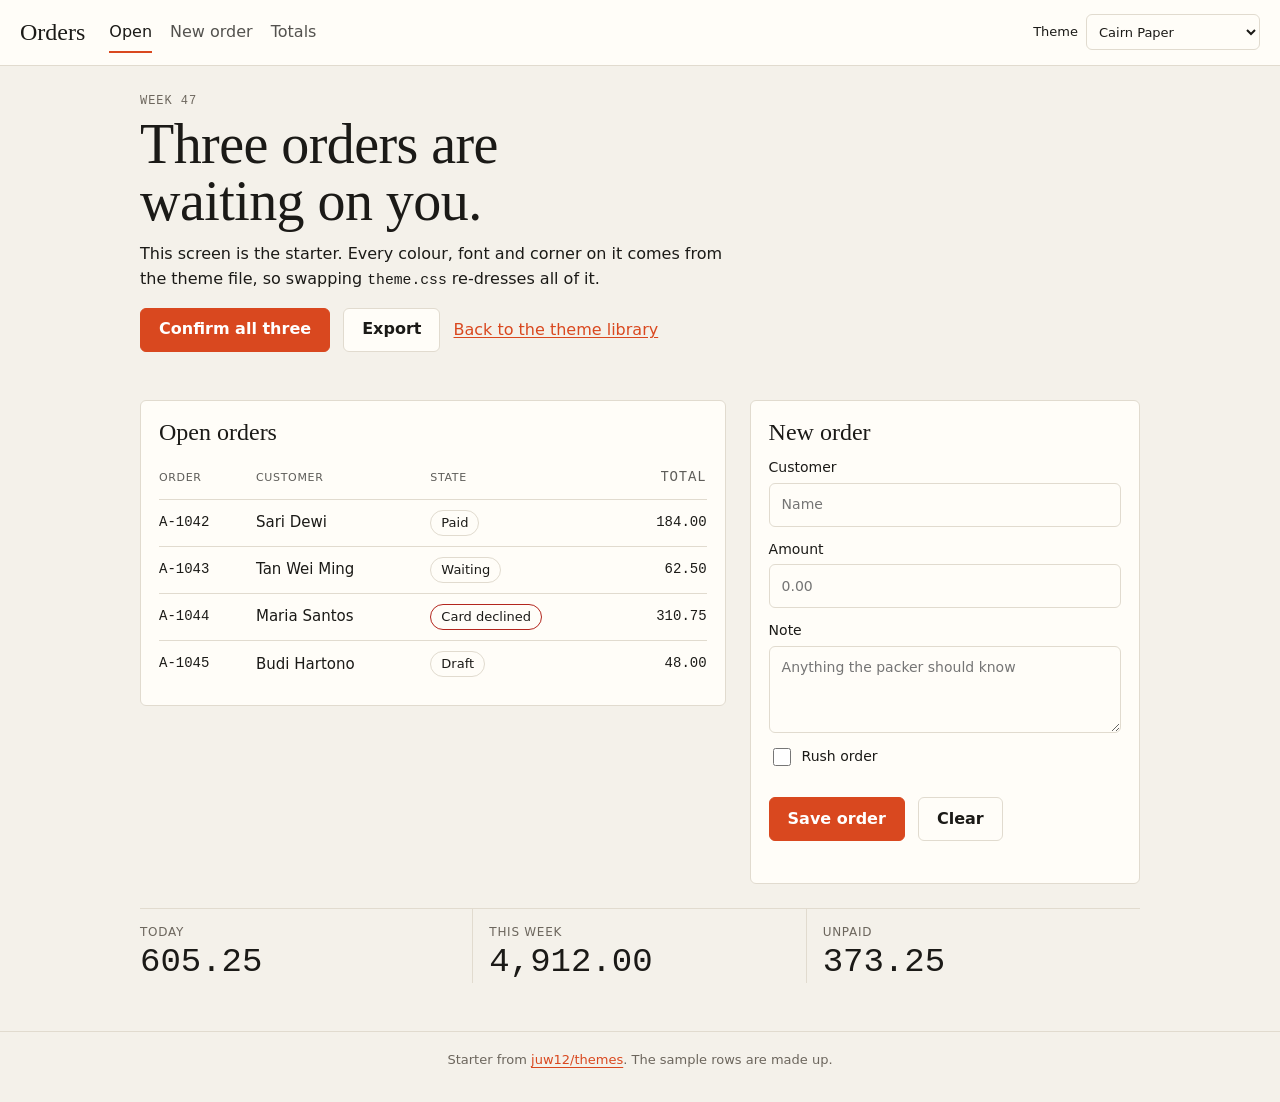
<file: starter/index.html>
<!doctype html>
<html lang="en">
<head>
<meta charset="utf-8">
<meta name="viewport" content="width=device-width, initial-scale=1">
<title>Starter: one screen on eleven tokens</title>
<meta name="description" content="A plain app screen that uses only the theme tokens. Add ?theme=<id> to try any theme from the library.">
<link rel="stylesheet" href="theme.css" id="theme">
<link rel="stylesheet" href="app.css">
</head>
<body>
<header class="top">
  <a class="brand" href="./">Orders</a>
  <nav aria-label="Main">
    <a href="#list" aria-current="page">Open</a>
    <a href="#new">New order</a>
    <a href="#totals">Totals</a>
  </nav>
  <label class="pick">Theme
    <select id="pick" aria-label="Theme"></select>
  </label>
</header>
<main class="page">
  <section class="intro">
    <p class="eyebrow">Week 47</p>
    <h1>Three orders are waiting on you.</h1>
    <p class="lede">This screen is the starter. Every colour, font and corner on it comes from the theme file,
    so swapping <code>theme.css</code> re-dresses all of it.</p>
    <p>
      <button class="btn primary" type="button">Confirm all three</button>
      <button class="btn" type="button">Export</button>
      <a href="../">Back to the theme library</a>
    </p>
  </section>
  <section id="list" class="panel" aria-labelledby="list-h">
    <h2 id="list-h">Open orders</h2>
    <table>
      <thead><tr><th scope="col">Order</th><th scope="col">Customer</th><th scope="col">State</th><th scope="col" class="num">Total</th></tr></thead>
      <tbody>
        <tr><th scope="row">A-1042</th><td>Sari Dewi</td><td><span class="state ok">Paid</span></td><td class="num">184.00</td></tr>
        <tr><th scope="row">A-1043</th><td>Tan Wei Ming</td><td><span class="state warn">Waiting</span></td><td class="num">62.50</td></tr>
        <tr><th scope="row">A-1044</th><td>Maria Santos</td><td><span class="state bad">Card declined</span></td><td class="num">310.75</td></tr>
        <tr><th scope="row">A-1045</th><td>Budi Hartono</td><td><span class="state">Draft</span></td><td class="num">48.00</td></tr>
      </tbody>
    </table>
  </section>
  <section id="new" class="panel" aria-labelledby="new-h">
    <h2 id="new-h">New order</h2>
    <form onsubmit="return false">
      <label>Customer <input type="text" name="customer" placeholder="Name" autocomplete="off"></label>
      <label>Amount <input type="text" name="amount" inputmode="decimal" placeholder="0.00"></label>
      <label>Note <textarea name="note" rows="3" placeholder="Anything the packer should know"></textarea></label>
      <label class="check"><input type="checkbox" name="rush"> Rush order</label>
      <p><button class="btn primary" type="submit">Save order</button> <button class="btn" type="reset">Clear</button></p>
    </form>
  </section>
  <section id="totals" class="totals" aria-label="Totals">
    <div><span>Today</span><b>605.25</b></div>
    <div><span>This week</span><b>4,912.00</b></div>
    <div><span>Unpaid</span><b>373.25</b></div>
  </section>
</main>
<footer class="foot">Starter from <a href="https://github.com/juw12/themes">juw12/themes</a>. The sample rows are made up.</footer>
<script>
(function () {
  var pick = document.getElementById('pick');
  var link = document.getElementById('theme');
  var params = new URLSearchParams(location.search);
  function apply(id, themes) {
    var found = themes.filter(function (t) { return t.id === id; })[0];
    if (!found) return;
    link.href = '../' + found.css;
    fetch('../' + found.json).then(function (r) { return r.json(); }).then(function (theme) {
      var old = document.getElementById('webfonts');
      if (old) old.remove();
      if (theme.fonts.web_url) {
        var fonts = document.createElement('link');
        fonts.rel = 'stylesheet';
        fonts.id = 'webfonts';
        fonts.href = theme.fonts.web_url;
        document.head.appendChild(fonts);
      }
    });
  }
  // The picker only works while the starter still sits inside the library. On its own it just uses theme.css.
  fetch('../themes.json').then(function (r) { return r.ok ? r.json() : Promise.reject(); }).then(function (index) {
    index.themes.forEach(function (t) {
      var option = document.createElement('option');
      option.value = t.id;
      option.textContent = t.name;
      pick.appendChild(option);
    });
    var wanted = params.get('theme') || 'cairn-paper';
    pick.value = wanted;
    if (params.get('theme')) apply(wanted, index.themes);
    pick.addEventListener('change', function () {
      apply(pick.value, index.themes);
      history.replaceState(null, '', '?theme=' + pick.value);
    });
  }).catch(function () { pick.closest('.pick').hidden = true; });
})();
</script>
</body>
</html>
</file>
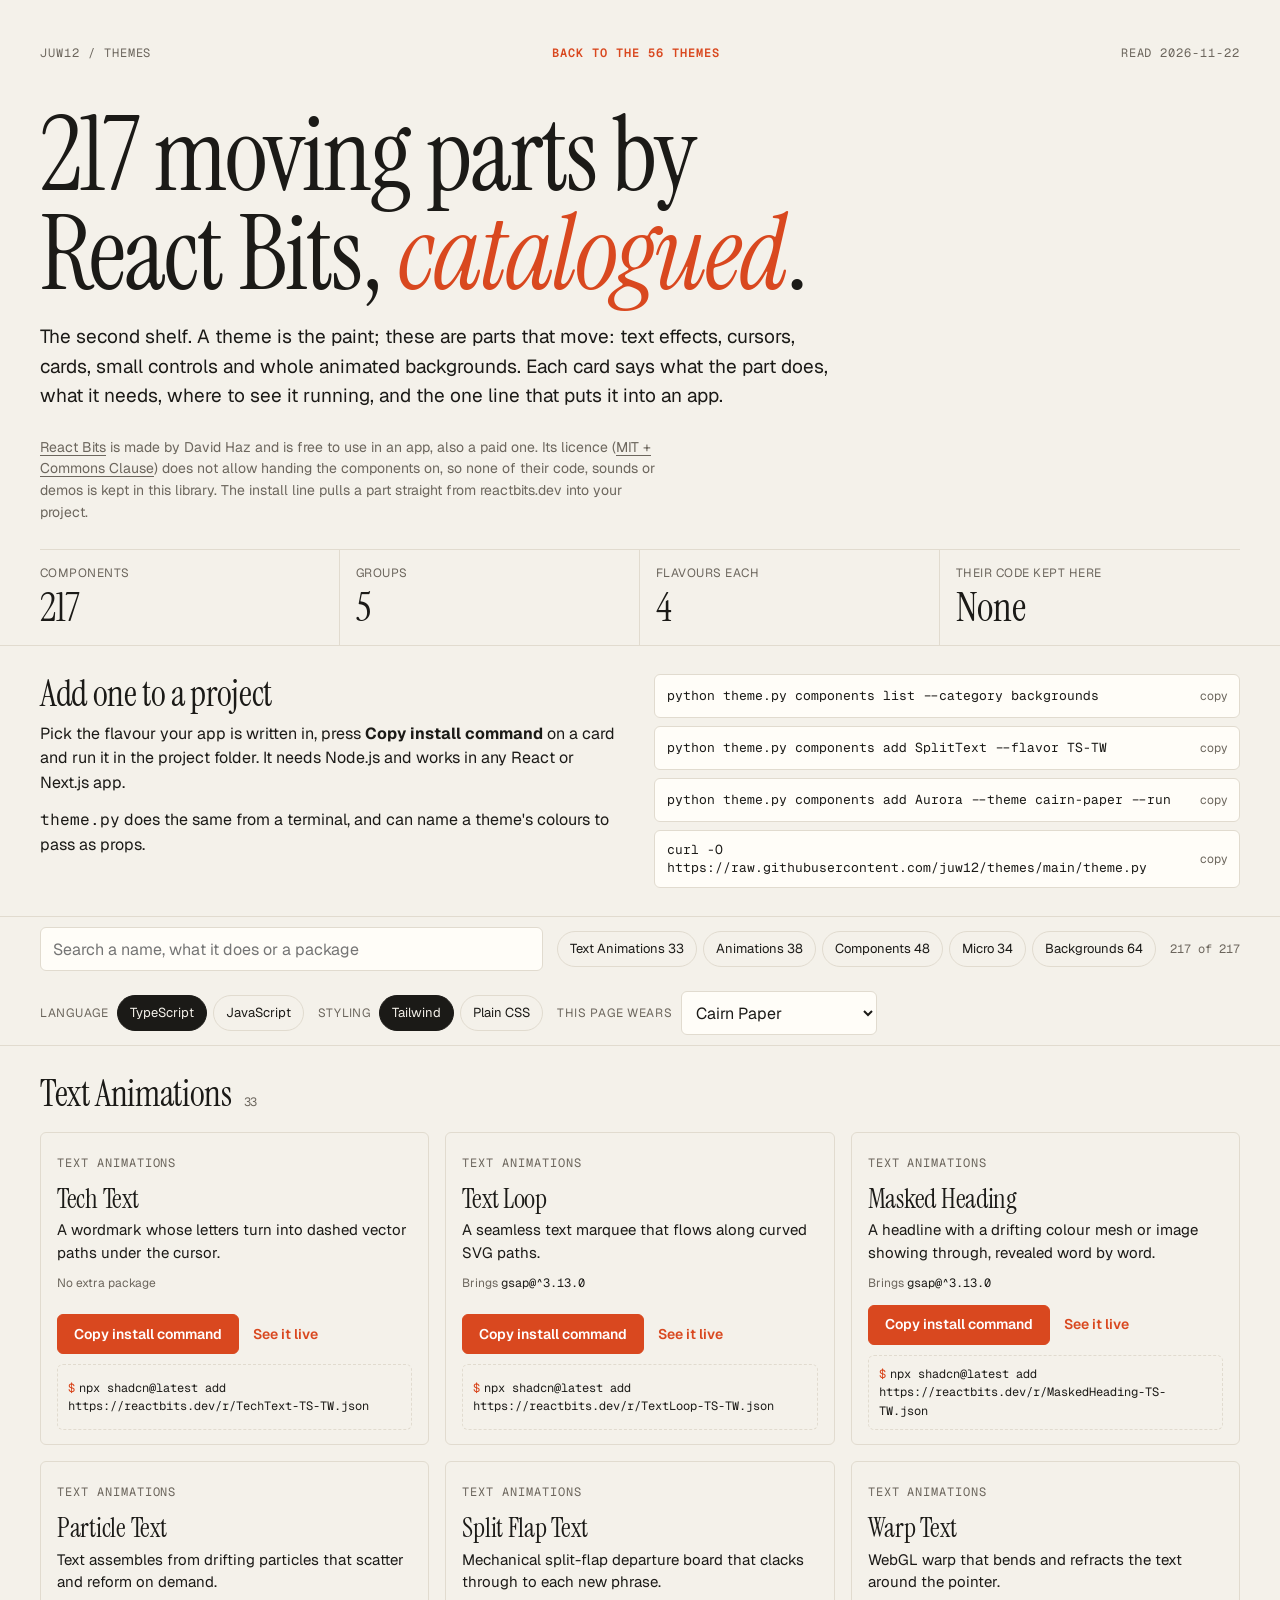
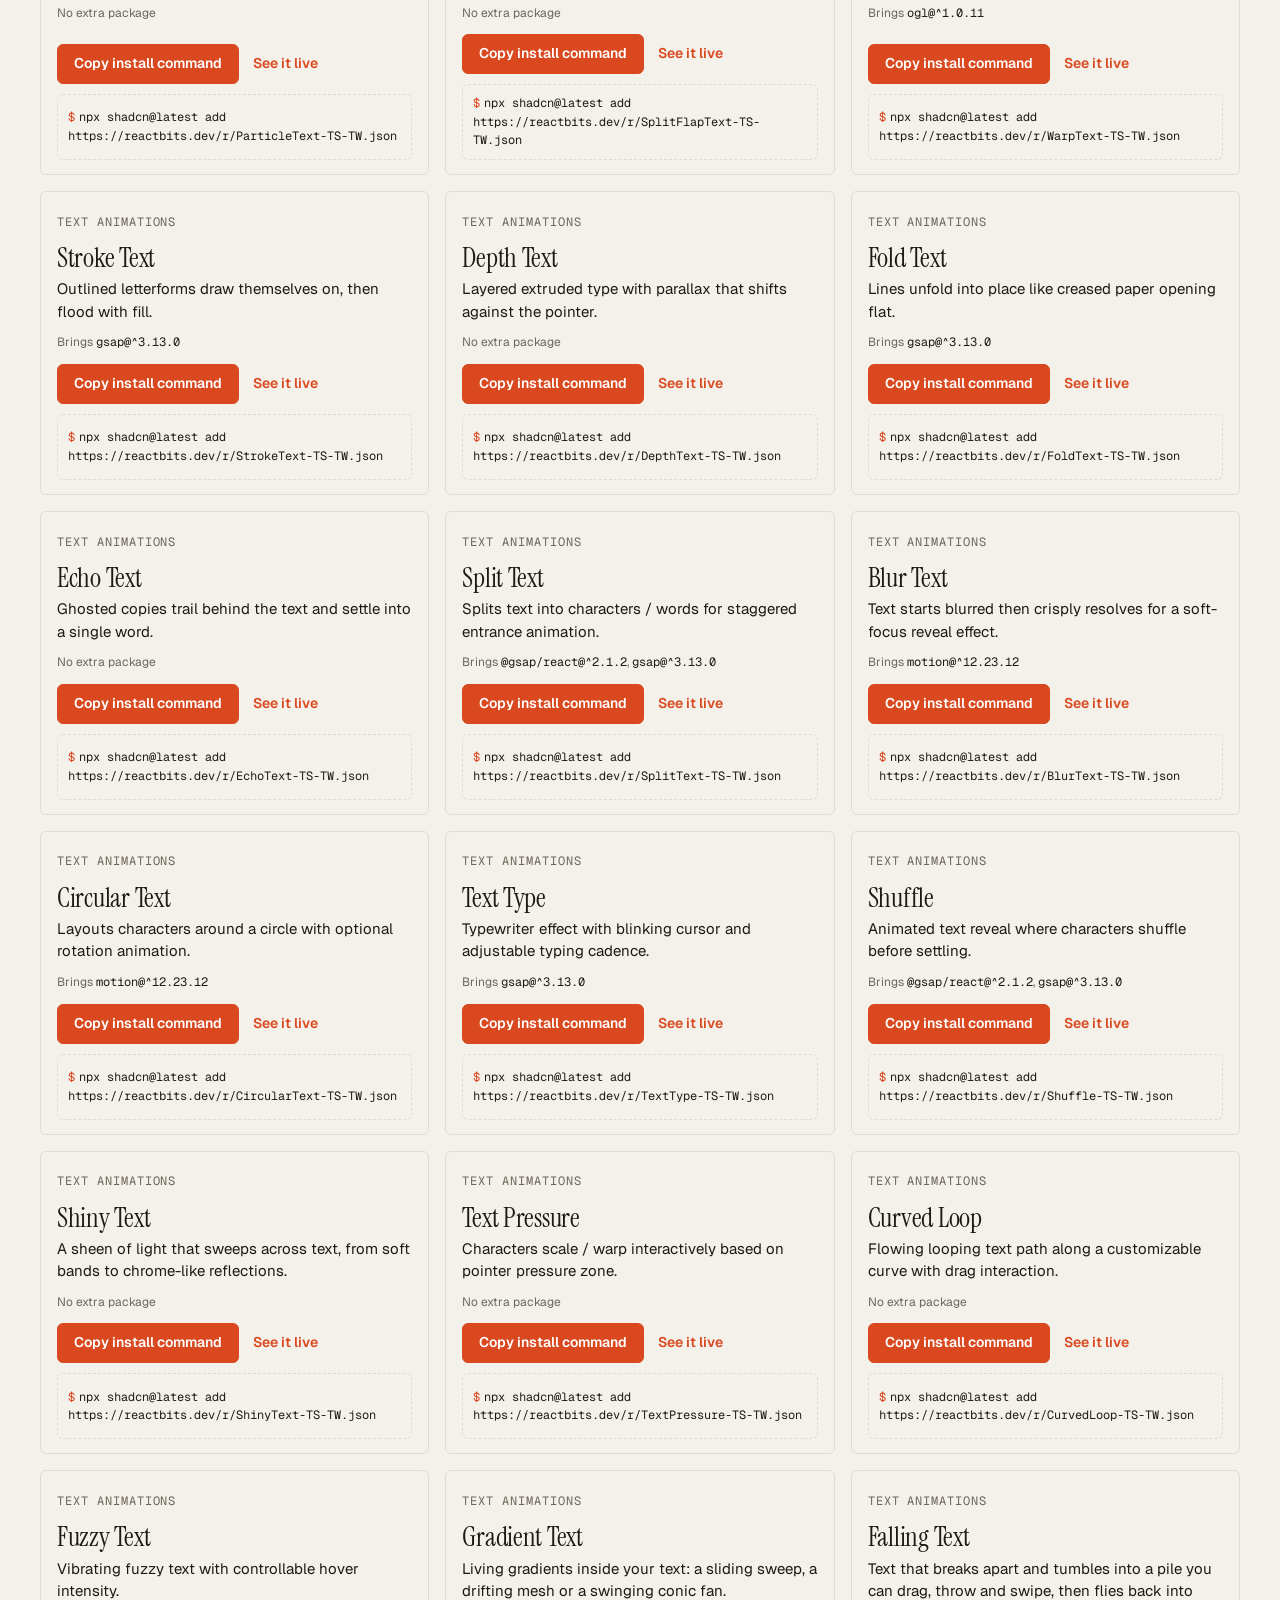
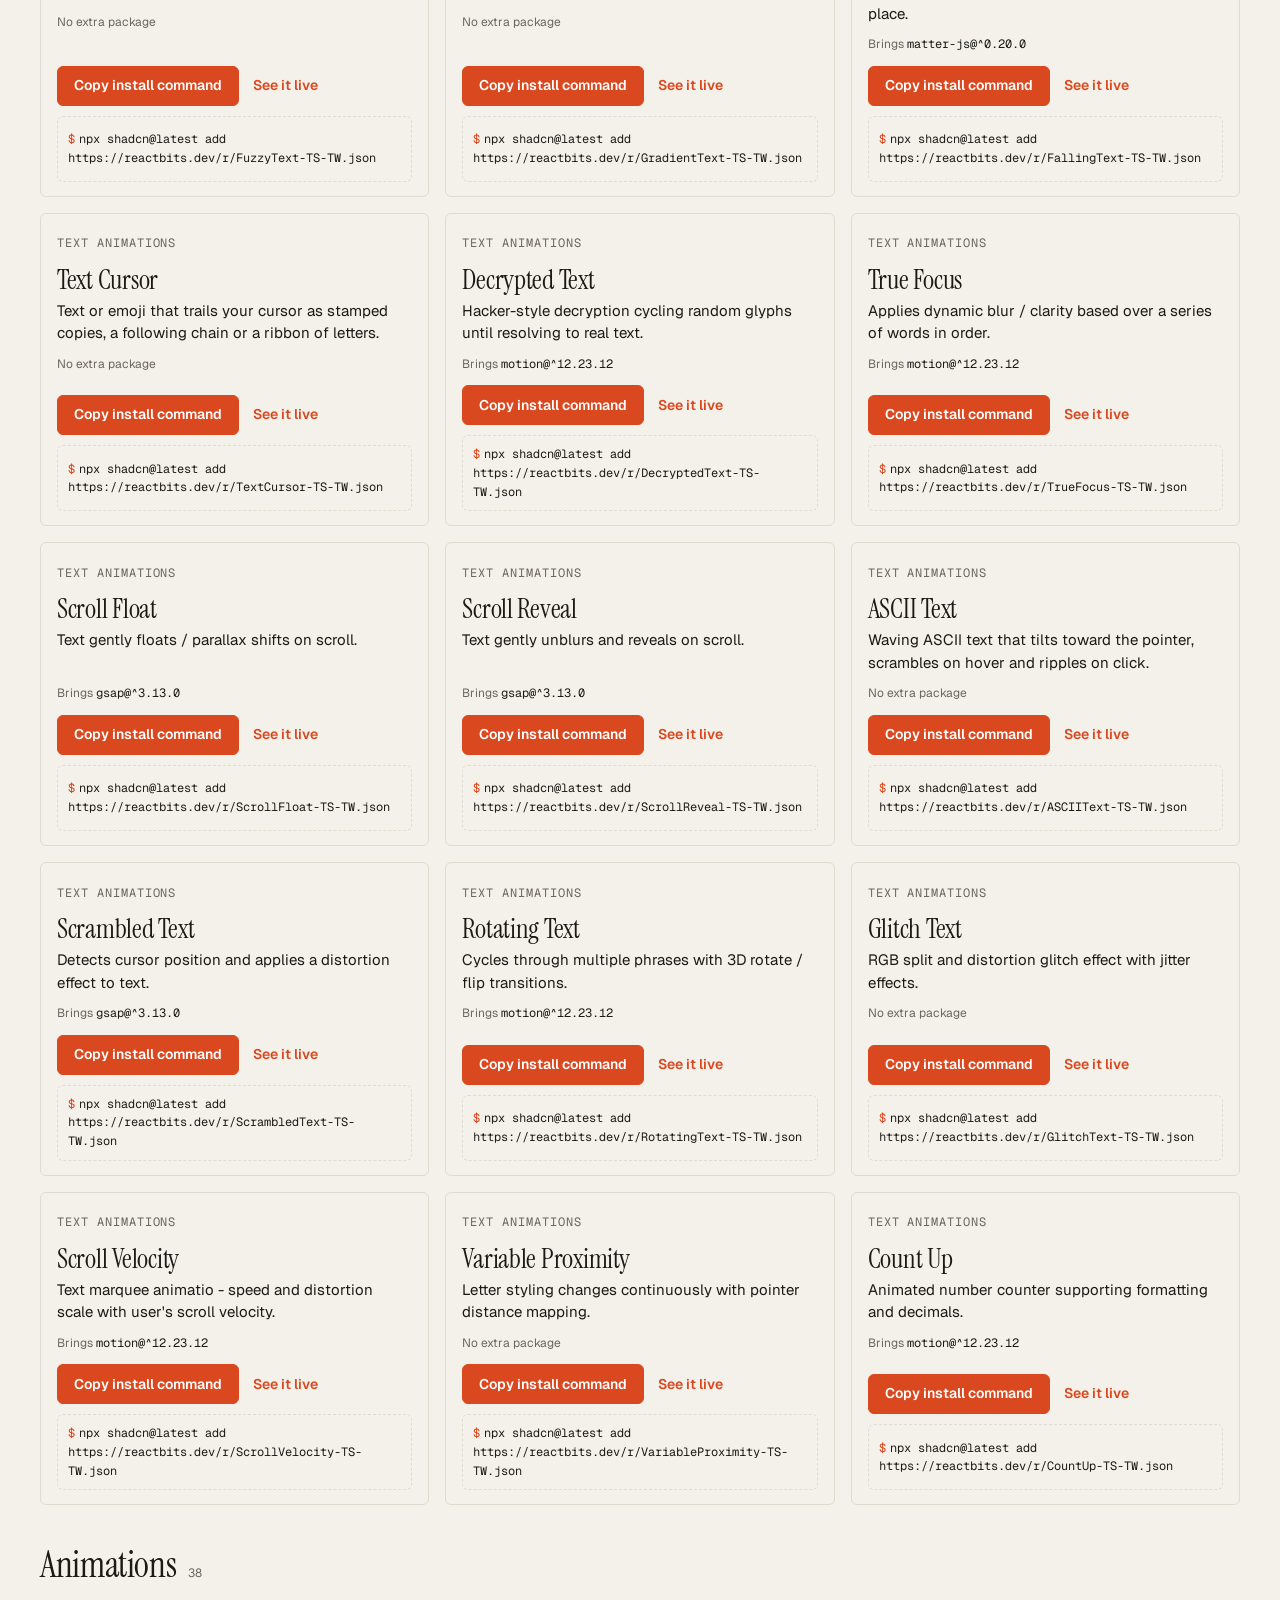
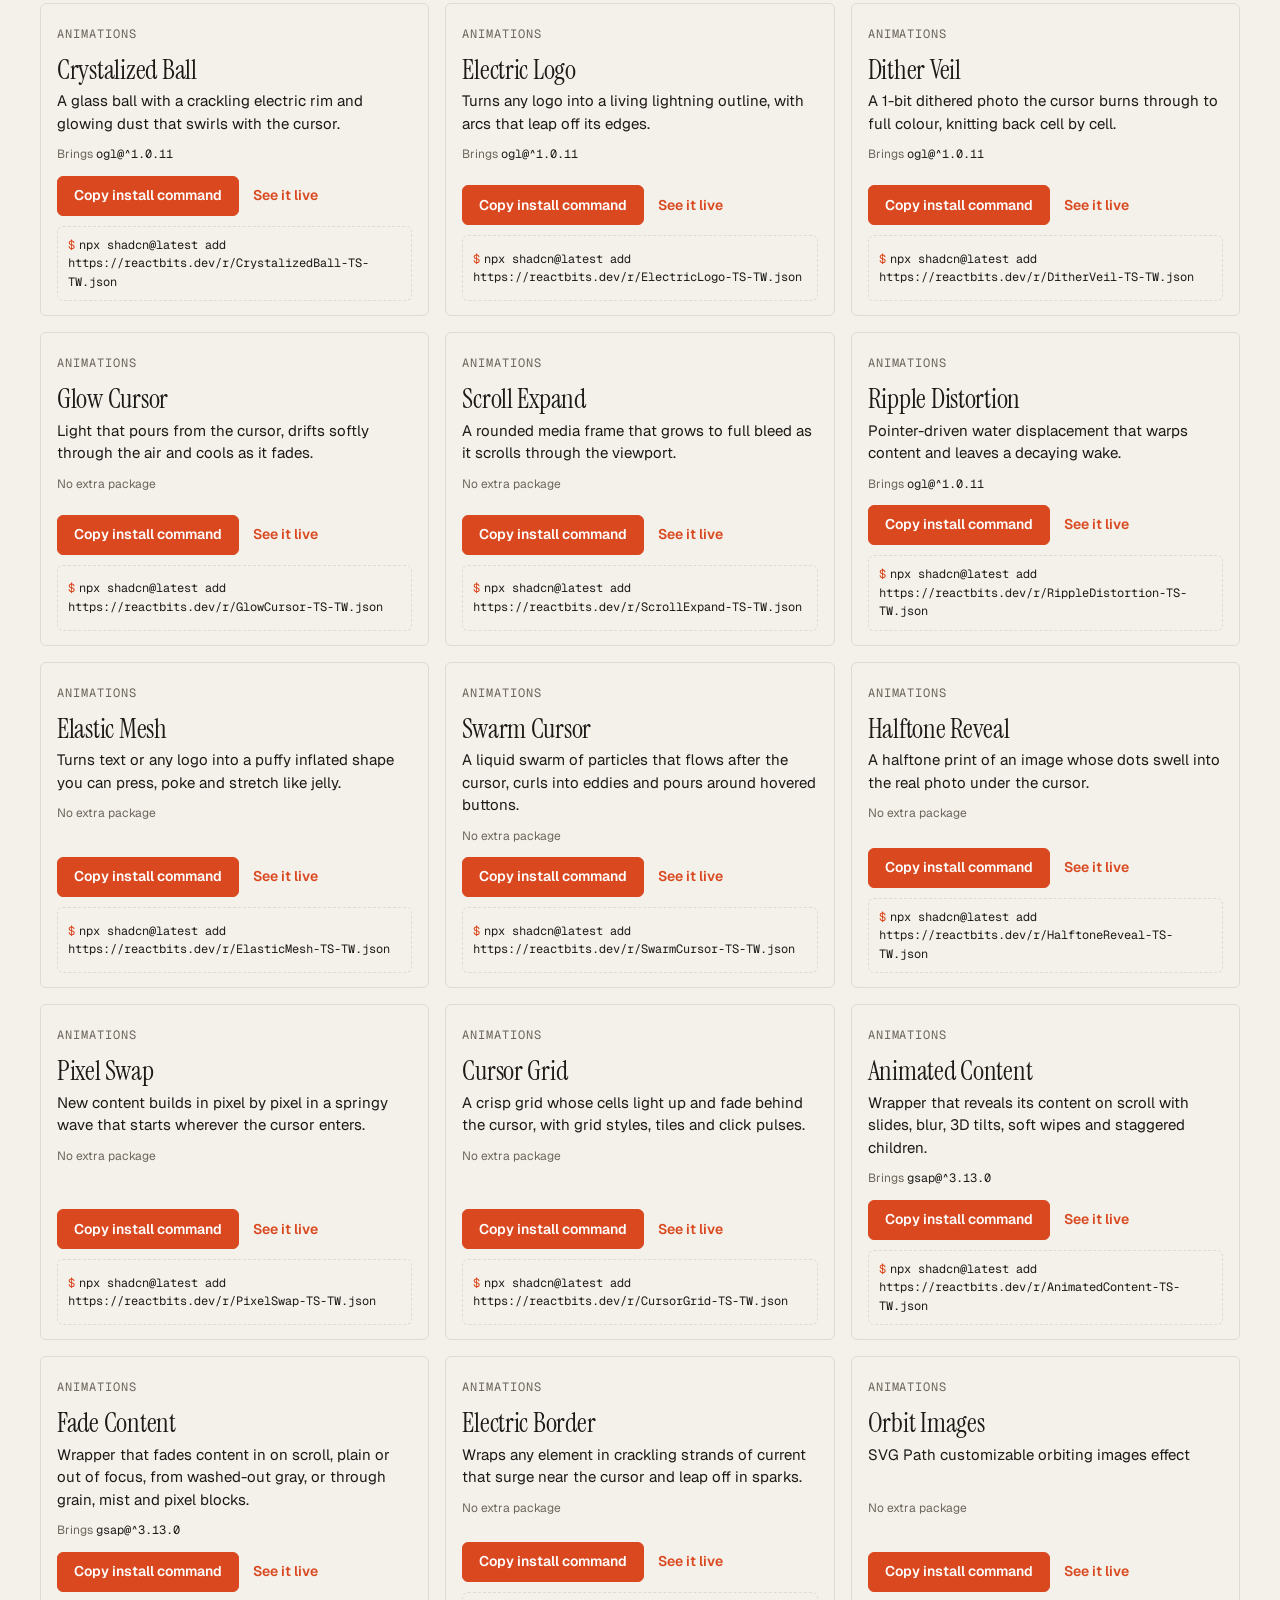
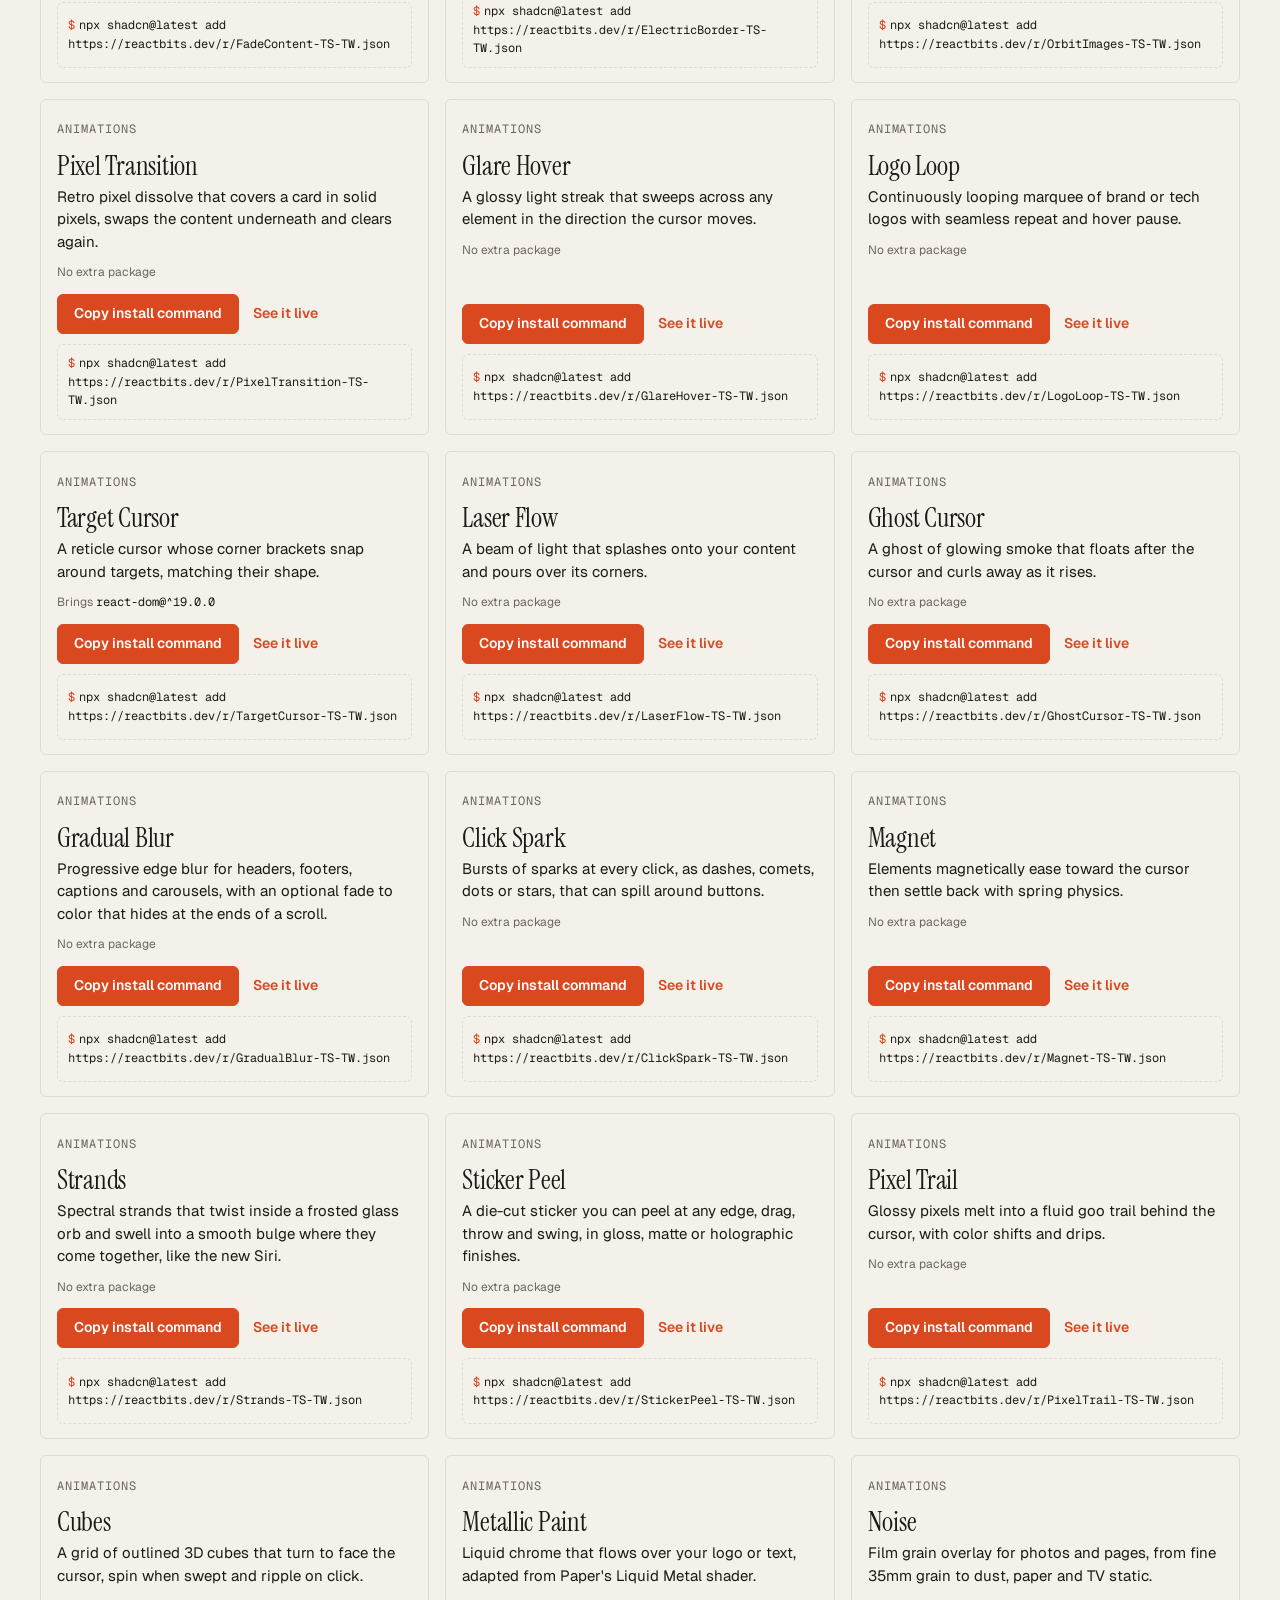
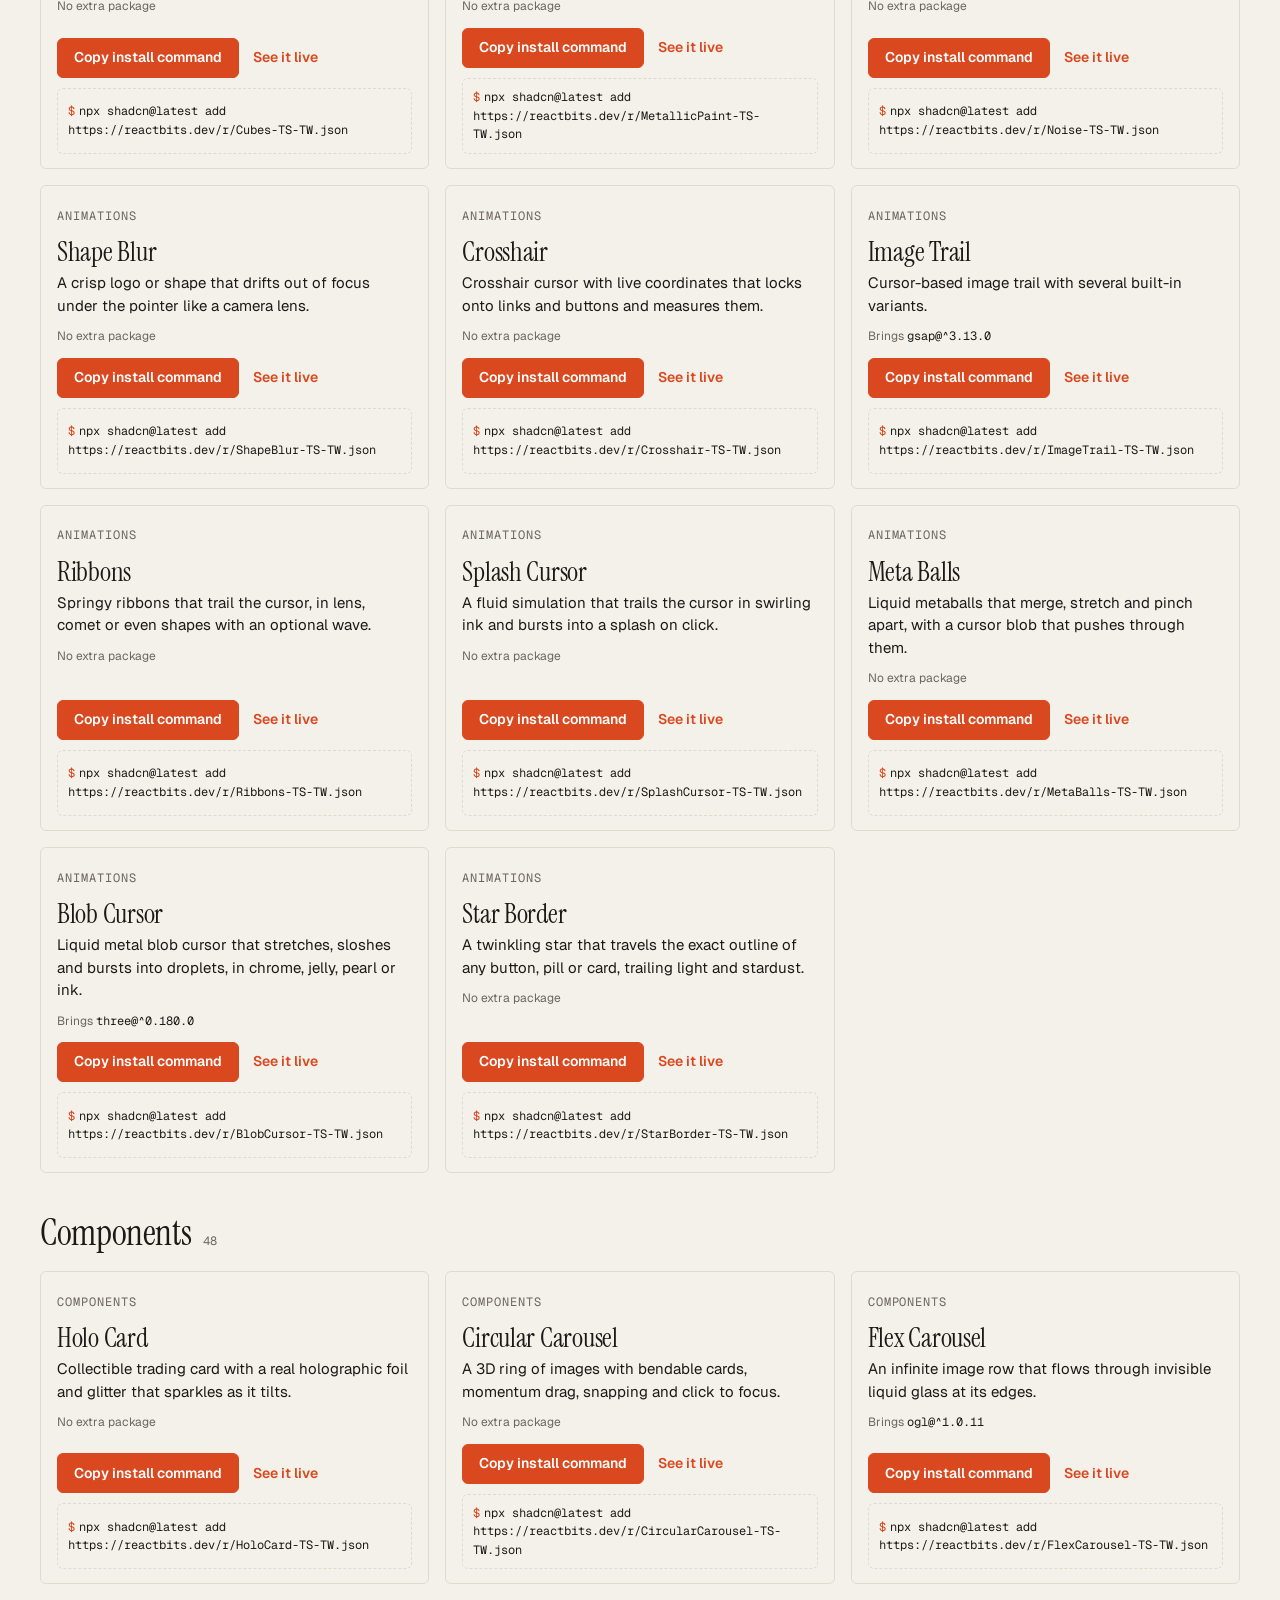
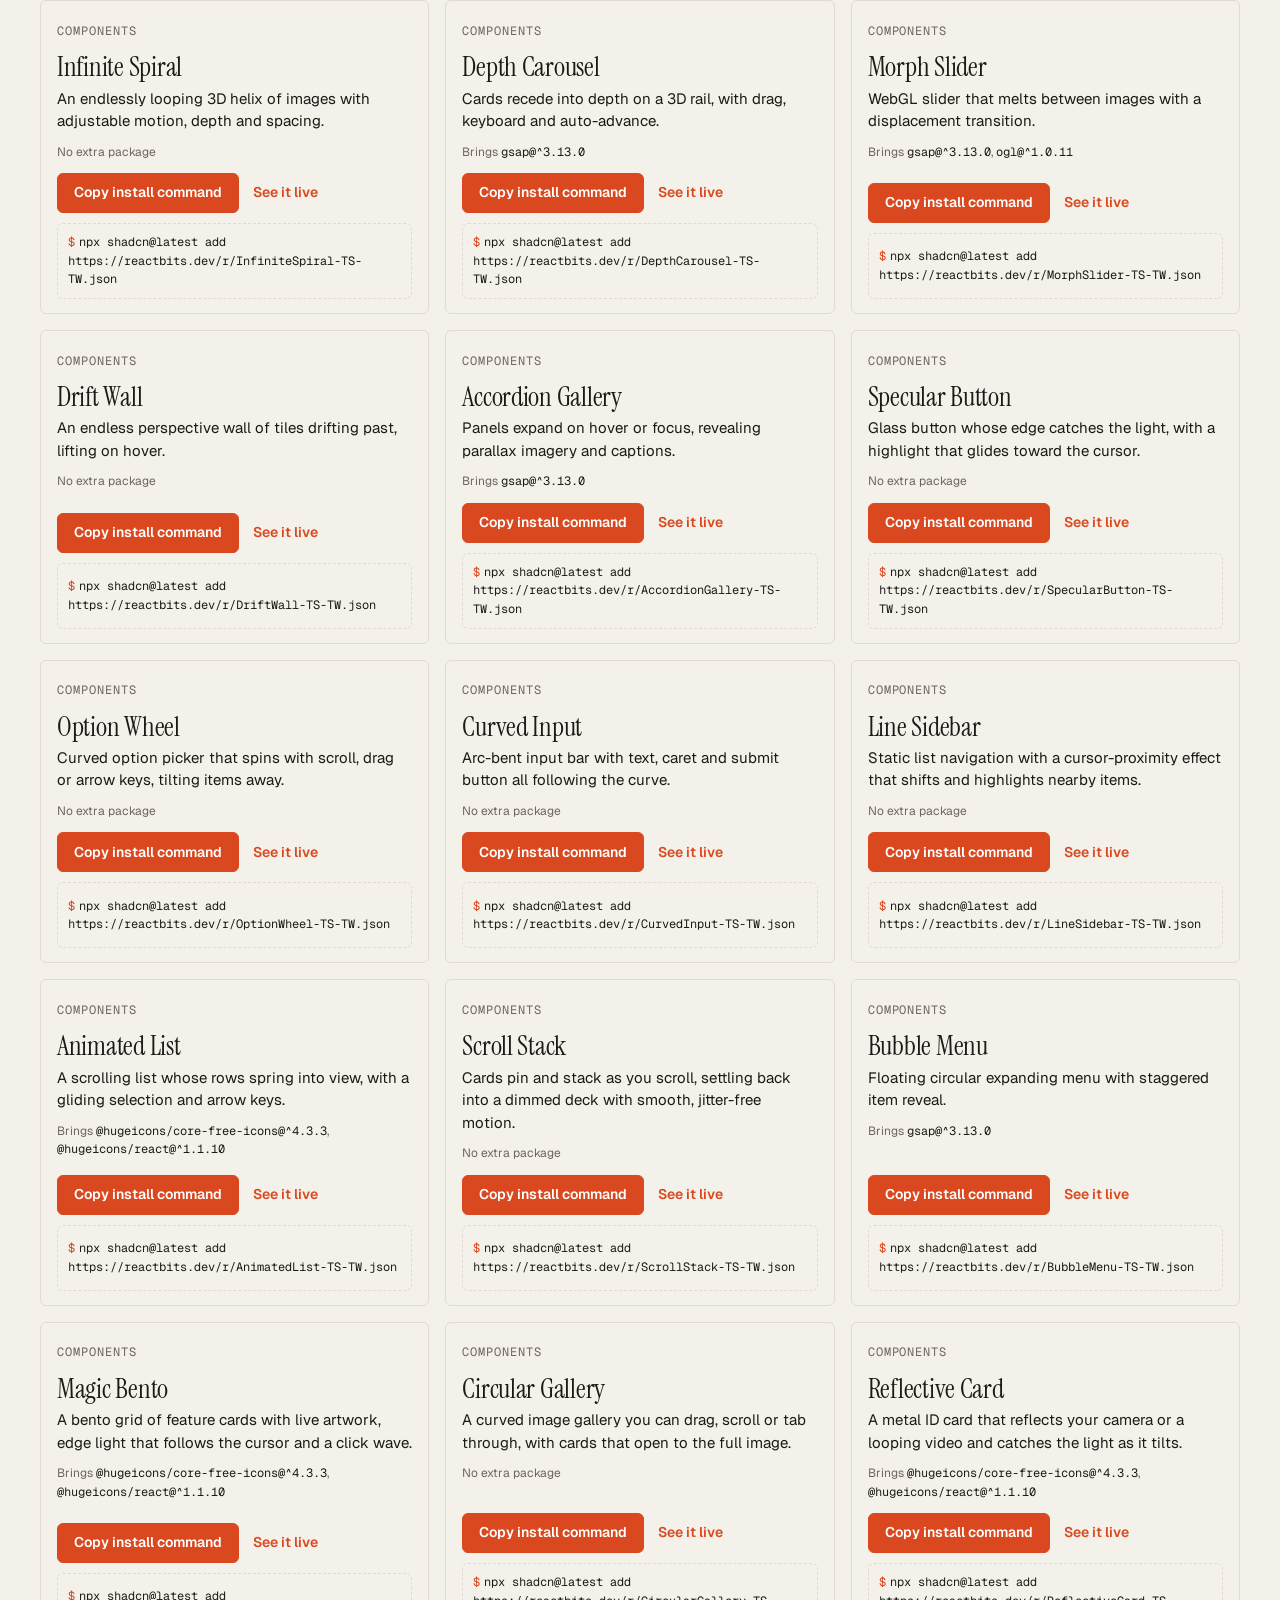
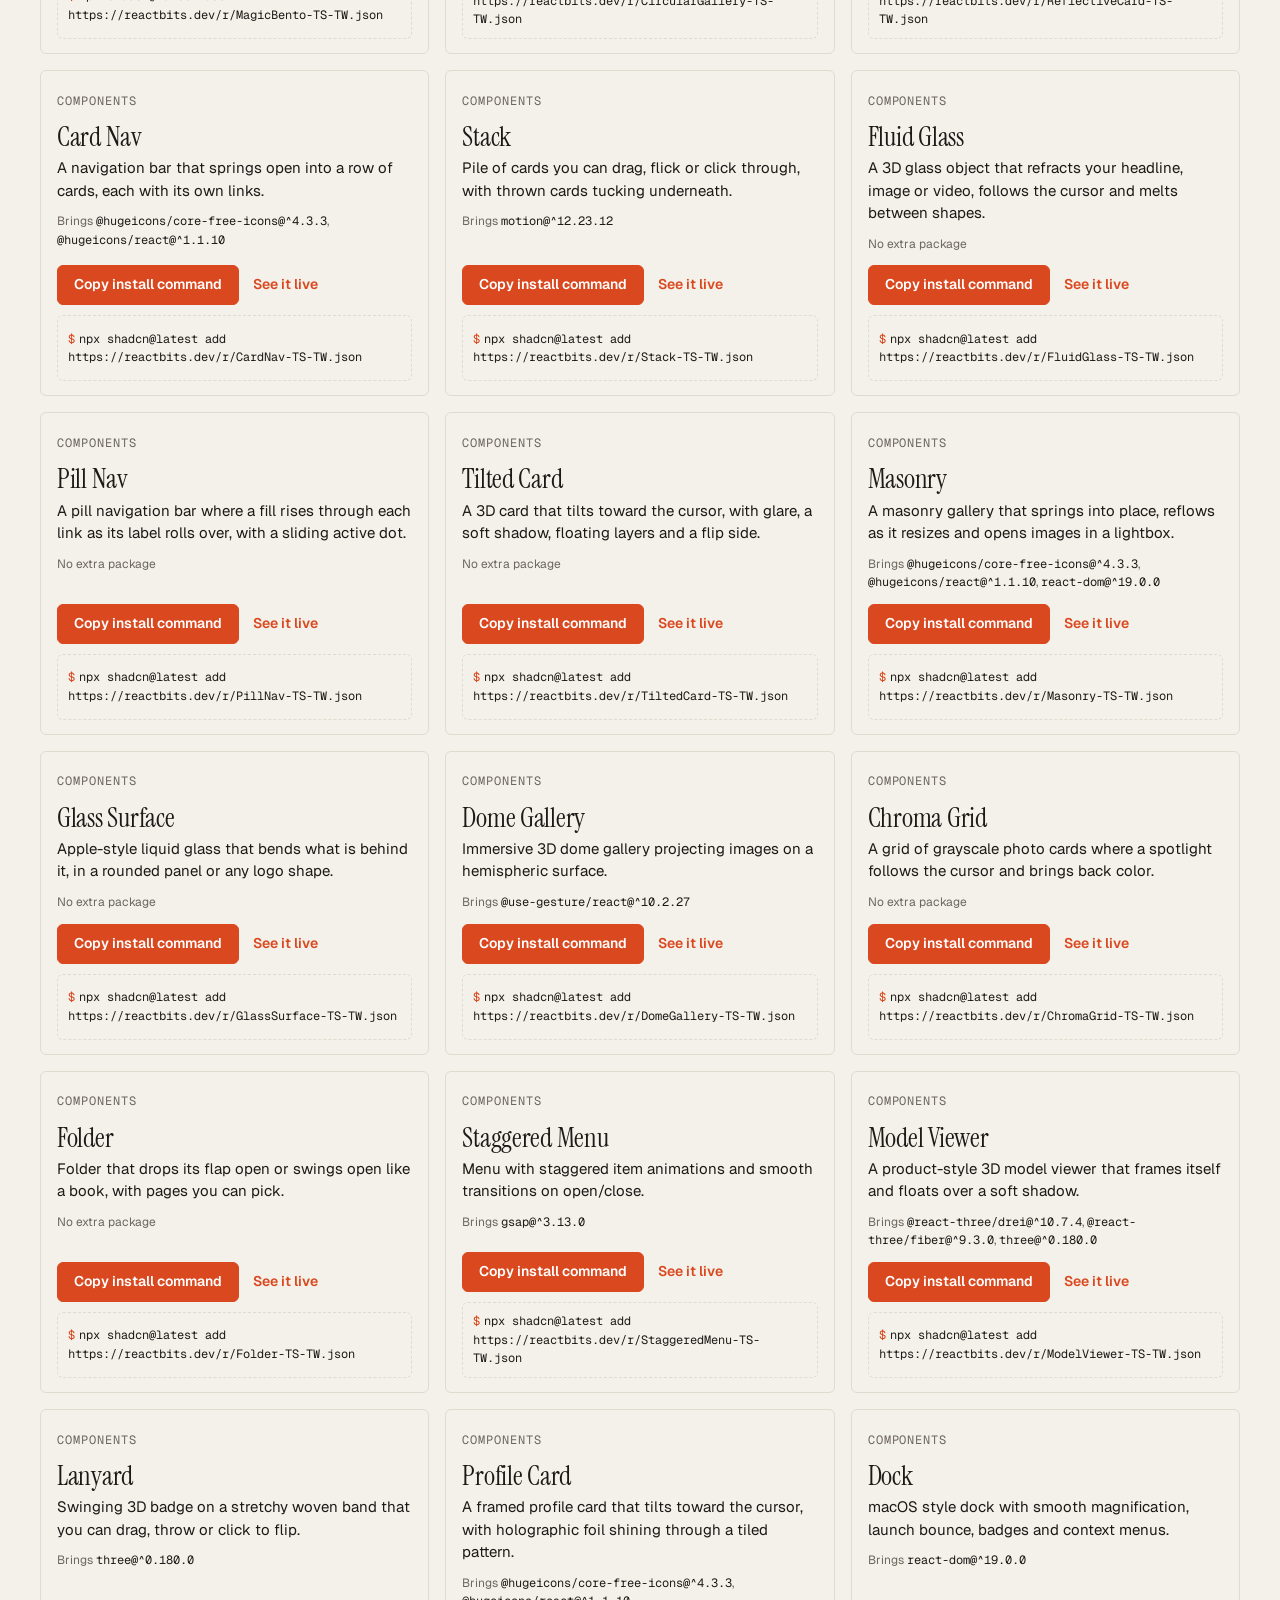
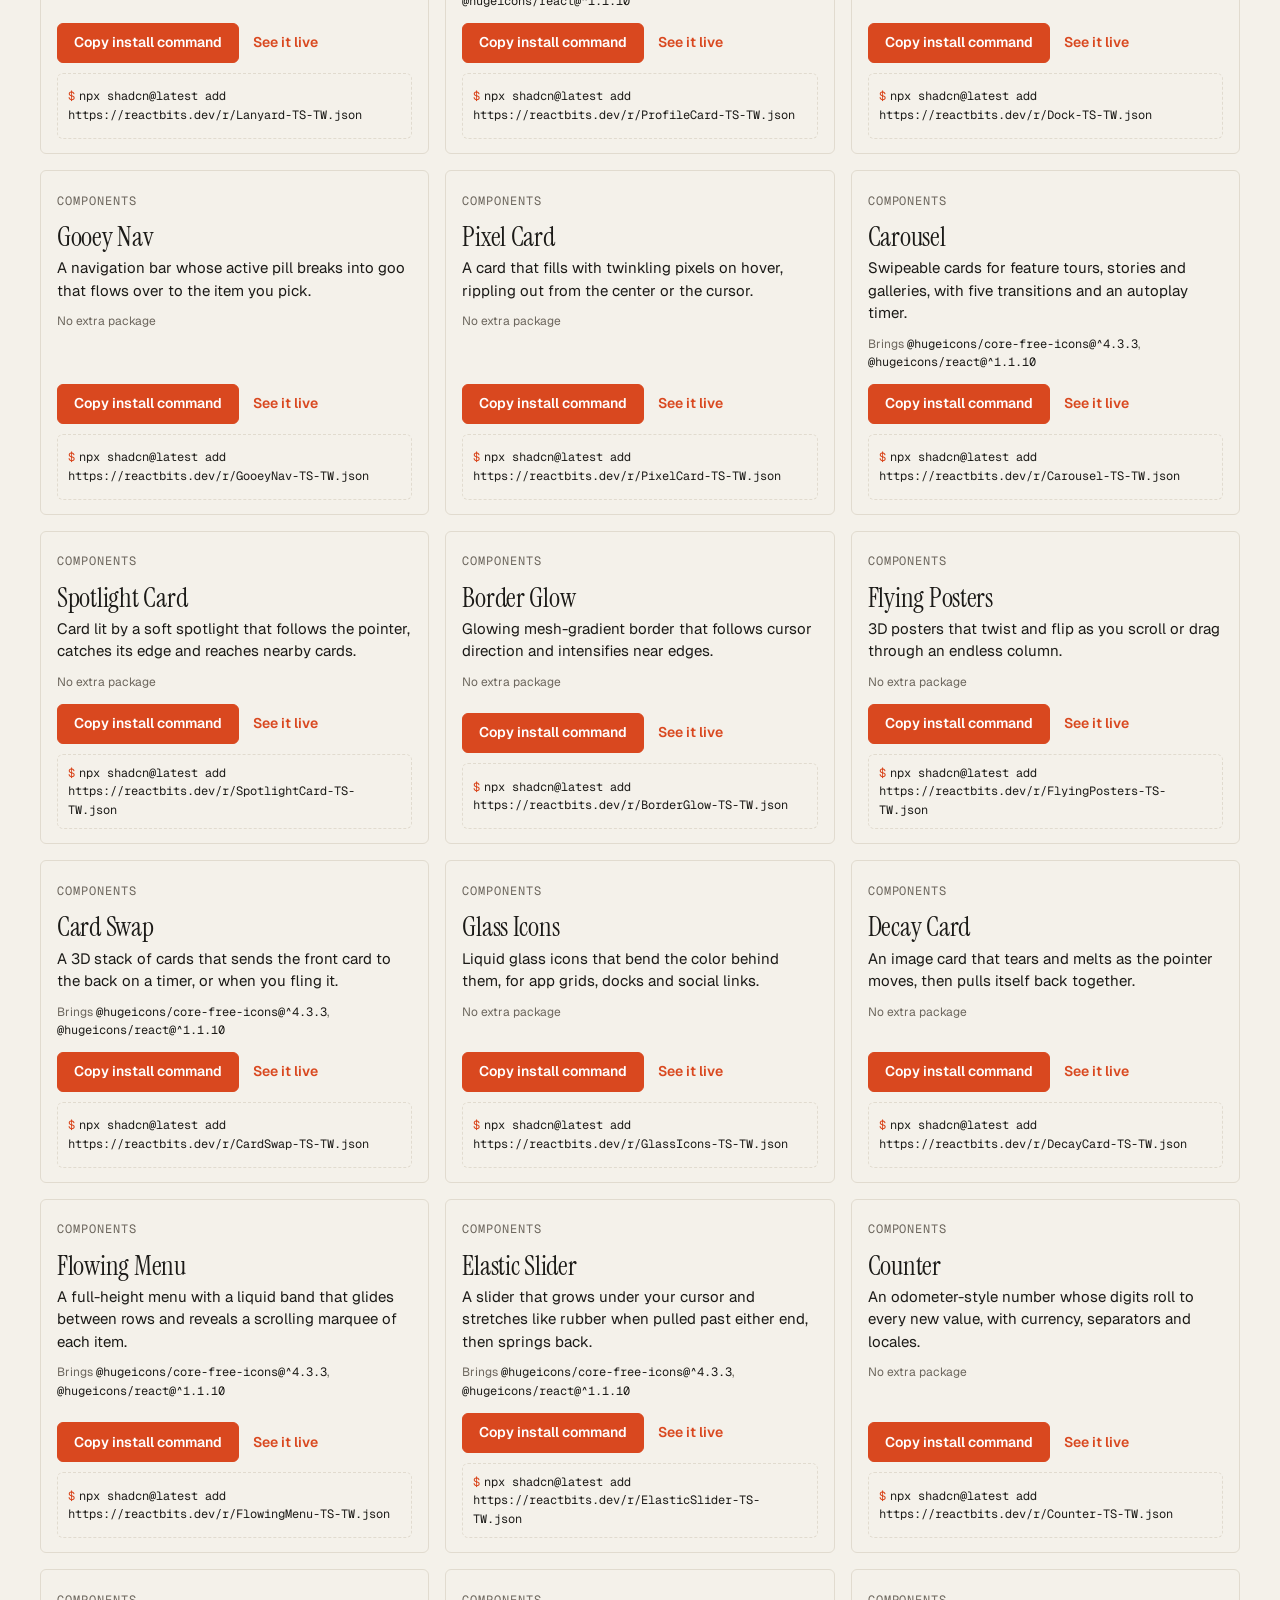
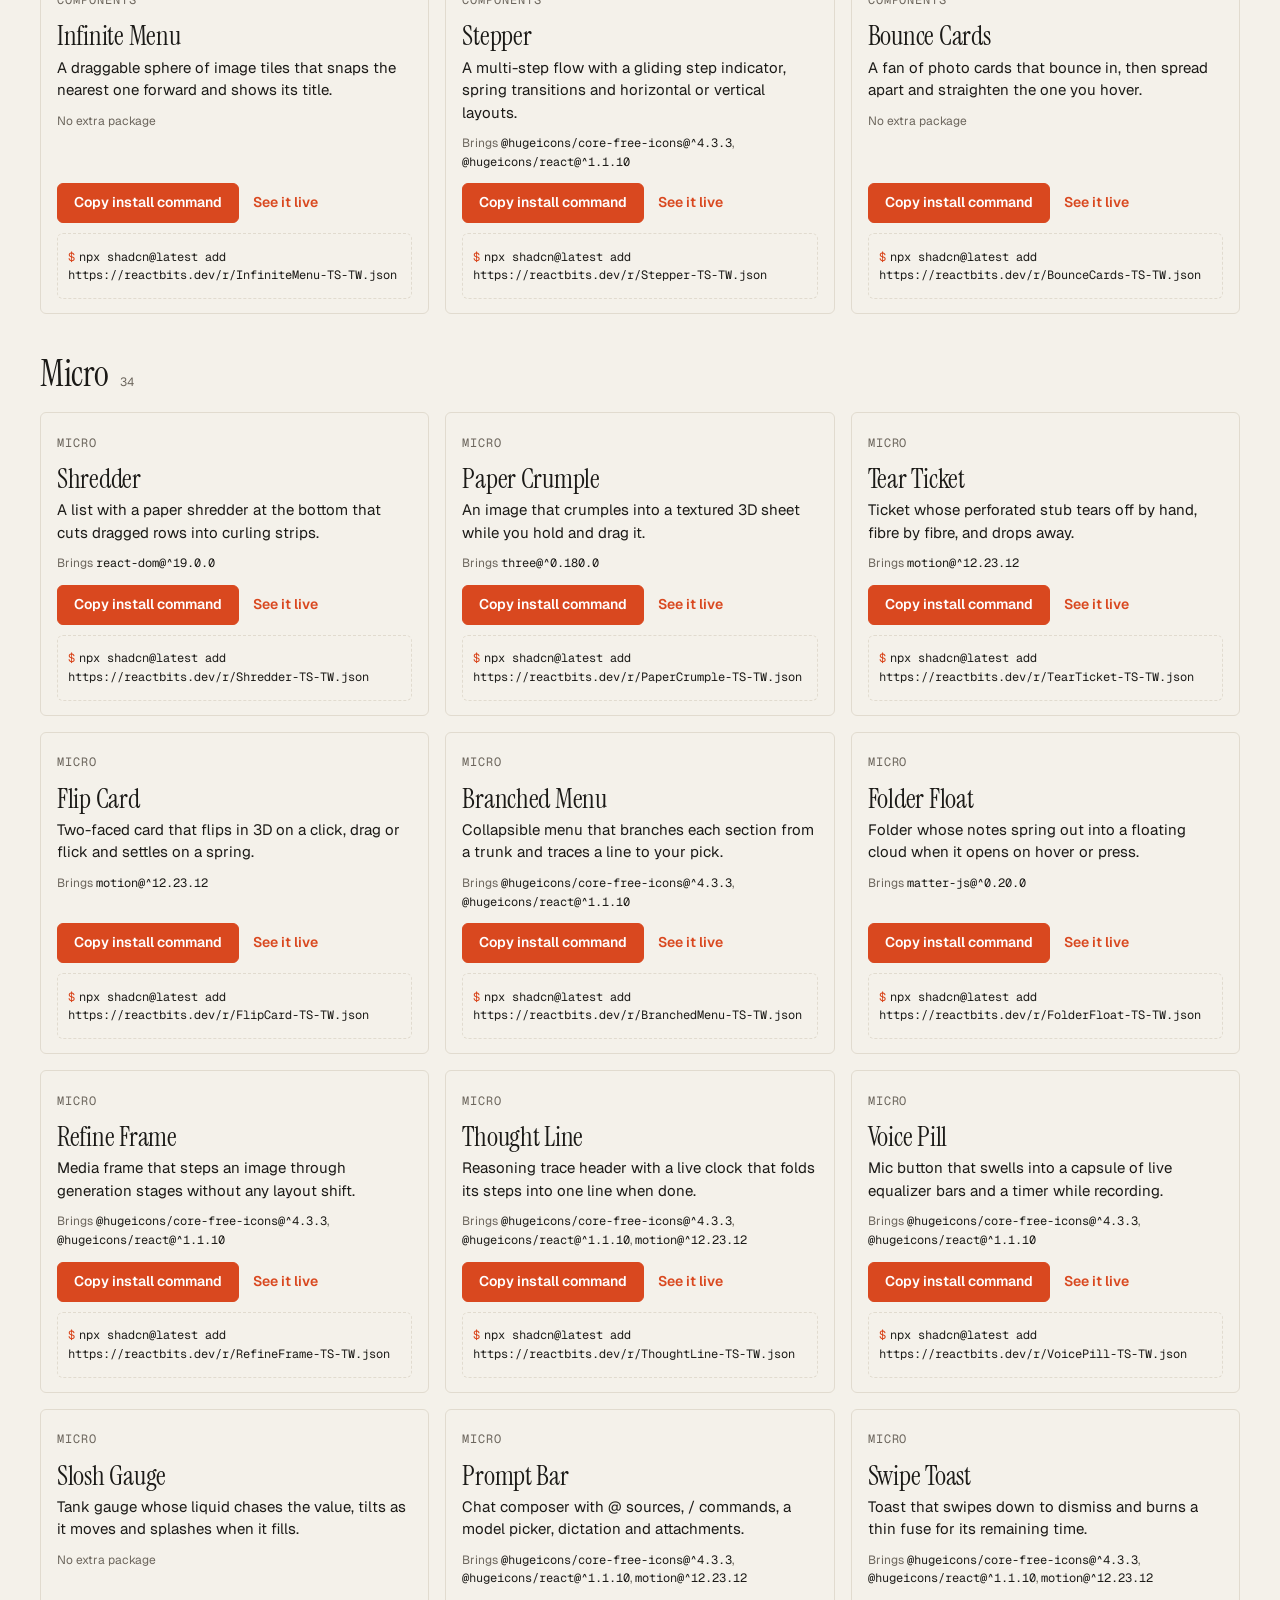
<file: components.html>
<!doctype html>
<html lang="en">
<head>
<meta charset="utf-8">
<meta name="viewport" content="width=device-width, initial-scale=1">
<title>Components: 217 React Bits parts, catalogued for the next app</title>
<meta name="description" content="A catalogue of the 217 free React Bits components in 5 groups: what each one does, what it needs, where to see it and the one line that installs it. No component source is kept here.">
<meta property="og:title" content="Components: 217 React Bits parts next to the themes">
<meta property="og:description" content="A catalogue of the 217 free React Bits components in 5 groups: what each one does, what it needs, where to see it and the one line that installs it. No component source is kept here.">
<meta property="og:type" content="website">
<meta property="og:url" content="https://juw12.github.io/themes/components.html">
<link rel="canonical" href="https://juw12.github.io/themes/components.html">
<link rel="preconnect" href="https://fonts.googleapis.com">
<link rel="preconnect" href="https://fonts.gstatic.com" crossorigin>
<link rel="stylesheet" href="https://fonts.googleapis.com/css2?family=Instrument+Serif:ital@0;1&amp;family=Geist:wght@400;500;600;700&amp;family=Geist+Mono:wght@400;500&amp;display=swap">
<style>
:root{color-scheme:light;--bg:#f4f1ea;--surface:#fffdf8;--ink:#1b1a17;--muted:#6c665d;--line:#e1dbcf;--accent:#d9481f;--accent-ink:#ffffff;--bad:#b3261e;--surface-ink:#1b1a17;--font-display:"Instrument Serif", "Iowan Old Style", Georgia, serif;--font-body:Geist, ui-sans-serif, system-ui, -apple-system, "Segoe UI", Roboto, sans-serif;--font-mono:"Geist Mono", ui-monospace, "SF Mono", "Cascadia Code", Menlo, Consolas, monospace;--radius:6px}

*,*::before,*::after{box-sizing:border-box}
[hidden]{display:none !important}
html{-webkit-text-size-adjust:100%;scroll-behavior:smooth}
@media (prefers-reduced-motion:reduce){html{scroll-behavior:auto}*{transition:none !important}}
body{margin:0;background:var(--bg);color:var(--ink);font:16px/1.55 var(--font-body);transition:background .25s,color .25s}
a{color:inherit;text-underline-offset:3px;text-decoration-thickness:1px}
code,.fig,.no,.pull,.eyebrow,.num{font-family:var(--font-mono)}
button{font:inherit;color:inherit;cursor:pointer}
:focus-visible{outline:2px solid var(--accent);outline-offset:2px}
.wrap{max-width:1240px;margin:0 auto;padding:0 20px}
.skip{position:absolute;left:-999px;padding:12px 14px}.skip:focus{left:12px;top:12px;background:var(--surface);z-index:9}

/* masthead */
.mast{padding:28px 0 0;border-bottom:1px solid var(--line)}
.mast-row{display:flex;justify-content:space-between;gap:16px;align-items:baseline;flex-wrap:wrap}
.eyebrow{font-size:12px;letter-spacing:.08em;text-transform:uppercase;color:var(--muted);margin:0}
.eyebrow a{text-decoration:none;display:inline-block;padding:8px 0}.eyebrow a:hover{text-decoration:underline}
.shelf-link a{color:var(--accent);font-weight:600}
h1{font:400 clamp(40px,8.4vw,104px)/.96 var(--font-display);letter-spacing:-.02em;margin:26px 0 18px;max-width:13ch;text-wrap:balance}
h1 em{font-style:italic;color:var(--accent)}
.standfirst{max-width:62ch;font-size:clamp(17px,1.5vw,19px);margin:0 0 26px;color:var(--ink)}
.tally{display:grid;grid-template-columns:repeat(4,minmax(0,1fr));border-top:1px solid var(--line);margin:0}
.tally div{padding:14px 16px 16px 0;border-right:1px solid var(--line)}
.tally div+div{padding-left:16px}.tally div:last-child{border-right:0}
.tally dt{font-size:12px;color:var(--muted);letter-spacing:.04em;text-transform:uppercase}
.tally dd{margin:2px 0 0;font:400 clamp(26px,3.4vw,40px)/1.1 var(--font-display)}
@media (max-width:640px){.tally{grid-template-columns:repeat(2,minmax(0,1fr))}.tally div:nth-child(2){border-right:0}.tally div:nth-child(n+3){border-top:1px solid var(--line)}.tally div:nth-child(3){padding-left:0}}

/* pull strip */
.how{display:grid;grid-template-columns:minmax(0,1fr) minmax(0,1fr);gap:28px;padding-top:28px;padding-bottom:28px}
.how h2,.sect h2{font:400 clamp(26px,3vw,36px)/1.1 var(--font-display);margin:0 0 8px;letter-spacing:-.01em}
.how p{margin:0 0 12px;max-width:54ch;color:var(--ink)}
.cmds{display:grid;gap:8px;align-content:start}
.cmd{display:flex;gap:10px;align-items:center;justify-content:space-between;text-align:left;width:100%;background:var(--surface);color:var(--surface-ink,var(--ink));border:1px solid var(--line);border-radius:min(var(--radius),12px);padding:10px 12px;font:13px/1.4 var(--font-mono);min-height:44px}
.cmd span:first-child{overflow-wrap:anywhere;min-width:0}
.cmd .hint{font-family:var(--font-body);font-size:12px;color:var(--muted);flex:none}
@media (max-width:820px){.how{grid-template-columns:minmax(0,1fr)}}

/* filter bar */
.bar{position:sticky;top:0;z-index:5;background:var(--bg);border-top:1px solid var(--line);border-bottom:1px solid var(--line);transition:background .25s}
@media (max-width:700px){.bar{position:static}.count{margin-left:0}}
.bar-in{display:flex;flex-wrap:wrap;gap:10px 14px;align-items:center;padding:10px 0}
.search{flex:1 1 220px;min-width:0;height:44px;padding:0 12px;border:1px solid var(--line);border-radius:min(var(--radius),12px);background:var(--surface);color:var(--surface-ink,var(--ink));font:16px var(--font-body)}
.seg{display:flex;flex-wrap:wrap;gap:6px}
.pill{height:36px;padding:0 12px;border:1px solid var(--line);border-radius:999px;background:transparent;font-size:13px;display:inline-flex;align-items:center;gap:6px;white-space:nowrap}
.pill[aria-pressed=true]{background:var(--ink);color:var(--bg);border-color:var(--ink)}
.pill .dot{width:10px;height:10px;border-radius:50%;border:1px solid rgba(128,128,128,.35)}
.count{font:12px var(--font-mono);color:var(--muted);margin-left:auto;white-space:nowrap}
.worn{display:flex;gap:12px;align-items:center;flex-wrap:wrap;padding:8px 0 10px;font-size:14px}
.worn b{font:400 20px/1 var(--font-display)}
.worn button{height:32px;padding:0 12px;border:1px solid var(--line);border-radius:999px;background:var(--surface);color:var(--surface-ink,var(--ink));font-size:13px}

/* specimens */
.grid{display:grid;grid-template-columns:repeat(auto-fill,minmax(min(100%,340px),1fr));gap:20px;padding:24px 0 40px}
.card{background:var(--bg);color:var(--ink);border:1px solid var(--line);border-radius:min(var(--radius),18px);padding:16px 16px 14px;font-family:var(--font-body);min-width:0;display:flex;flex-direction:column;scroll-margin-top:120px}
.card:target{outline:2px solid var(--accent);outline-offset:3px}
.card-top{display:flex;justify-content:space-between;align-items:center;min-height:28px}
.no{font-size:11px;letter-spacing:.08em;color:var(--muted);text-transform:uppercase}
.mode{display:inline-flex;border:1px solid var(--line);border-radius:999px;overflow:hidden}
.mode-btn{border:0;background:transparent;font-size:11px;padding:0 10px;height:26px;color:var(--muted)}
.mode-btn[aria-pressed=true]{background:var(--ink);color:var(--bg)}
.name{font:400 clamp(30px,2.6vw,36px)/1.05 var(--font-display);margin:10px 0 8px;letter-spacing:-.01em;overflow-wrap:anywhere}
.note{margin:0 0 14px;font-size:15px;line-height:1.5;color:var(--ink);min-height:4.5em}
.actions{display:flex;flex-wrap:wrap;gap:8px 10px;align-items:center;margin:0 0 16px}
.btn{min-height:40px;padding:0 16px;border-radius:var(--radius);border:1px solid transparent;font-size:14px;font-weight:600}
.btn.primary{background:var(--accent);color:var(--accent-ink);border-color:var(--accent)}
.btn.quiet{background:var(--surface);color:var(--surface-ink,var(--ink));border-color:var(--line)}
.link{color:var(--accent);font-size:14px;font-weight:600;padding:8px 4px}
.panel{background:var(--surface);color:var(--surface-ink,var(--ink));border:1px solid var(--line);border-radius:min(var(--radius),14px);padding:12px;margin-top:auto}
.chips{list-style:none;margin:0 0 10px;padding:0;display:grid;grid-template-columns:repeat(6,minmax(0,1fr));gap:6px}
.chip{display:block;width:100%;padding:0;border:0;background:none;text-align:left}
.chip-ink{display:block;height:44px;border-radius:min(var(--radius),8px);border:1px solid var(--line)}
.chip-role{display:block;font-size:10px;letter-spacing:.04em;text-transform:uppercase;margin-top:5px;color:var(--surface-ink,var(--ink));opacity:.72}
.chip code{font-size:10.5px;display:block;overflow:hidden;text-overflow:clip;white-space:nowrap}
@media (max-width:400px){.chips{grid-template-columns:repeat(3,minmax(0,1fr))}}
.facts{margin:0;display:grid;gap:4px;font-size:13px}
.facts div{display:grid;grid-template-columns:54px minmax(0,1fr);gap:8px;border-top:1px solid var(--line);padding-top:5px}
.facts dt{font-size:10px;letter-spacing:.06em;text-transform:uppercase;opacity:.72;padding-top:3px}
.facts dd{margin:0;overflow-wrap:anywhere}
.src{opacity:.72}
.pull{display:block;width:100%;text-align:left;margin:10px 0 0;padding:9px 10px;border:1px dashed var(--line);border-radius:min(var(--radius),8px);background:transparent;font-size:12px;overflow-wrap:anywhere;min-height:40px}
.pull .prompt{color:var(--accent);margin-right:4px}
details{margin-top:8px;font-size:13px}
summary{cursor:pointer;padding:8px 0;font-weight:600;min-height:36px}
.tokens{width:100%;border-collapse:collapse;font-size:12px;table-layout:fixed}
.tokens th,.tokens td{text-align:left;padding:5px 6px 5px 0;border-top:1px solid var(--line);vertical-align:top;font-weight:400;overflow-wrap:anywhere}
.tokens th{width:34%}.tokens td:nth-child(2){width:24%}
.dot{display:inline-block;width:10px;height:10px;border-radius:50%;border:1px solid var(--line);margin-right:6px;vertical-align:-1px}
.contrast,.extras,.warn{list-style:none;padding:0;margin:8px 0 0;display:grid;gap:3px;font-size:12px}
.contrast b{font-family:var(--font-mono);font-weight:500;display:inline-block;min-width:44px}
.c-low b::after{content:" low"}.c-large b::after{content:" large only"}
.c-low b,.c-large b{min-width:0;margin-right:6px}
details h4{font-size:11px;letter-spacing:.06em;text-transform:uppercase;margin:14px 0 4px;opacity:.8}
.empty{padding:40px 0;color:var(--muted)}

/* templates + method */
.sect{padding-top:44px;padding-bottom:44px;scroll-margin-top:12px}
.sect::before{content:"";display:block;border-top:1px solid var(--line);margin-bottom:40px}
.sect{padding-top:0}
.sect>p,.sect .lead{max-width:66ch}
.lead{color:var(--muted);margin:0 0 10px}
.starter{display:grid;grid-template-columns:minmax(0,1.1fr) minmax(0,1fr);gap:24px;margin:20px 0 8px;padding:20px;background:var(--surface);color:var(--surface-ink,var(--ink));border:1px solid var(--line);border-radius:min(var(--radius),16px)}
.starter h3{font:400 26px/1.1 var(--font-display);margin:0 0 8px}
.starter p{margin:0 0 12px}
.starter .btn{display:inline-flex;align-items:center;text-decoration:none;margin:0 8px 8px 0}
.starter .btn.quiet{background:var(--bg);color:var(--ink)}
.starter ol{margin:0;padding-left:20px}
@media (max-width:820px){.starter{grid-template-columns:minmax(0,1fr)}}
.tgroup{margin-top:34px}
.tgroup h3{font:400 24px/1.1 var(--font-display);margin:0 0 4px}
.repos{width:100%;border-collapse:collapse;font-size:14px}
.repos th,.repos td{text-align:left;padding:9px 12px 9px 0;border-top:1px solid var(--line);vertical-align:top;font-weight:400}
.repos thead th{font-size:11px;letter-spacing:.06em;text-transform:uppercase;color:var(--muted);border-top:0}
.repos thead .num{font-family:var(--font-body);font-size:11px}
.repos tbody th a{font-weight:600}
.repos .num{text-align:right;white-space:nowrap;font-size:13px}
.repos .about{color:var(--muted);max-width:44ch}
.tag{display:inline-block;margin-left:8px;font:10px var(--font-mono);letter-spacing:.06em;text-transform:uppercase;border:1px solid var(--line);border-radius:4px;padding:1px 5px;color:var(--muted)}
@media (max-width:760px){
  .repos thead{position:absolute;left:-9999px}
  .repos tr{display:grid;grid-template-columns:repeat(3,minmax(0,1fr));gap:2px 10px;padding:10px 0;border-top:1px solid var(--line)}
  .repos th,.repos td{border:0;padding:0}
  .repos tbody th,.repos .about{grid-column:1/-1}
  .repos .num{text-align:left}
  .repos td[data-label]::before{content:attr(data-label);display:block;font:10px var(--font-body);letter-spacing:.06em;text-transform:uppercase;color:var(--muted)}
}
.steps{display:grid;grid-template-columns:repeat(4,minmax(0,1fr));gap:0;margin:20px 0 0;padding:0;list-style:none;border-top:1px solid var(--line)}
.steps li{padding:16px 16px 4px 0;border-right:1px solid var(--line)}
.steps li+li{padding-left:16px}.steps li:last-child{border-right:0}
.steps b{display:block;font:400 34px/1 var(--font-display);margin-bottom:6px}
.steps span{font-size:14px;color:var(--ink)}
@media (max-width:820px){.steps{grid-template-columns:repeat(2,minmax(0,1fr))}.steps li:nth-child(2){border-right:0}.steps li:nth-child(n+3){border-top:1px solid var(--line)}.steps li:nth-child(3){padding-left:0}}
.rules{margin:22px 0 0;padding-left:20px;max-width:70ch}
.rules li{margin:4px 0}
footer{border-top:1px solid var(--line);padding:22px 0 40px;font-size:13px;color:var(--muted)}
/* found by Tilik on a phone: links 15 to 18 px high (a theme's projects, the template repos, the footer) */
@media (pointer:coarse){.facts dd a,.repos tbody th a,footer a{display:inline-block;padding:6px 0;min-width:24px}}
.toast{position:fixed;left:50%;bottom:20px;transform:translateX(-50%);background:var(--ink);color:var(--bg);padding:10px 16px;border-radius:999px;font-size:13px;z-index:20;max-width:calc(100vw - 32px)}


.mast h1{max-width:16ch}
.back{color:var(--accent);font-weight:600}
.credit{max-width:70ch;color:var(--muted);font-size:14px;margin:0 0 26px}
.bar-in label{font-size:12px;letter-spacing:.06em;text-transform:uppercase;color:var(--muted)}
.picker{display:flex;align-items:center;gap:8px;flex-wrap:wrap}
.wearer{height:44px;max-width:100%;padding:0 10px;border:1px solid var(--line);border-radius:min(var(--radius),12px);background:var(--surface);color:var(--surface-ink,var(--ink));font:16px var(--font-body)}
.shelf{padding-top:28px}
.shelf h2{font:400 clamp(26px,3vw,36px)/1.1 var(--font-display);margin:0;letter-spacing:-.01em;display:flex;gap:12px;align-items:baseline;flex-wrap:wrap}
.shelf h2 span{font:12px var(--font-mono);color:var(--muted)}
.shelf .grid{padding:18px 0 12px;grid-template-columns:repeat(auto-fill,minmax(min(100%,300px),1fr));gap:16px}
.part .name{font-size:clamp(24px,2.1vw,28px);margin:8px 0 6px}
.part .note{min-height:3em;margin-bottom:10px}
.part .deps{margin:0 0 12px;font-size:12px;color:var(--muted);overflow-wrap:anywhere}
.part .deps code{color:var(--ink)}
.part .actions{margin:auto 0 0}
.part a.link{text-decoration:none;display:inline-flex;align-items:center;min-height:40px}
.part a.link:hover{text-decoration:underline}
.part .pull{margin-top:10px;min-height:66px}
.extra{list-style:none;padding:0;margin:14px 0 0;display:grid;gap:10px;max-width:70ch}
.extra li{border-top:1px solid var(--line);padding-top:10px}
.extra .btn{margin-top:8px}
.part .no,.bar-in label{font-size:12px}
.mast-row{align-items:center}
.eyebrow a{padding:16px 0}
@media (pointer:coarse){.pill{height:48px;padding:0 14px}.btn,.part a.link,.cmd{min-height:48px}.part a.link{padding:0 8px}.search,.wearer{height:48px}}

</style>
</head>
<body>
<a class="skip" href="#parts">Skip to the components</a>
<header class="mast">
  <div class="wrap">
    <div class="mast-row">
      <p class="eyebrow"><a href="https://github.com/juw12/themes">juw12 / themes</a></p>
      <p class="eyebrow shelf-link"><a class="back" href="./" data-carry>Back to the 56 themes</a></p>
      <p class="eyebrow">Read 2026-11-22</p>
    </div>
    <h1>217 moving parts by React Bits, <em>catalogued</em>.</h1>
    <p class="standfirst">The second shelf. A theme is the paint; these are parts that move: text effects, cursors,
    cards, small controls and whole animated backgrounds. Each card says what the part does, what it needs,
    where to see it running, and the one line that puts it into an app.</p>
    <p class="credit"><a href="https://reactbits.dev">React Bits</a> is made by David Haz and is free to use
    in an app, also a paid one. Its licence (<a href="https://github.com/DavidHDev/react-bits/blob/main/LICENSE.md">MIT + Commons Clause</a>) does not
    allow handing the components on, so none of their code, sounds or demos is kept in this library. The install line
    pulls a part straight from reactbits.dev into your project.</p>
    <dl class="tally">
      <div><dt>Components</dt><dd>217</dd></div>
      <div><dt>Groups</dt><dd>5</dd></div>
      <div><dt>Flavours each</dt><dd>4</dd></div>
      <div><dt>Their code kept here</dt><dd>None</dd></div>
    </dl>
  </div>
</header>
<main>
<section class="wrap how" aria-labelledby="how-h">
  <div>
    <h2 id="how-h">Add one to a project</h2>
    <p>Pick the flavour your app is written in, press <b>Copy install command</b> on a card and run it in the
    project folder. It needs Node.js and works in any React or Next.js app.</p>
    <p><code>theme.py</code> does the same from a terminal, and can name a theme's colours to pass as props.</p>
  </div>
  <div class="cmds">
    <button type="button" class="cmd" data-copy="python theme.py components list --category backgrounds"><span>python theme.py components list --category backgrounds</span><span class="hint">copy</span></button>
    <button type="button" class="cmd" data-copy="python theme.py components add SplitText --flavor TS-TW"><span>python theme.py components add SplitText --flavor TS-TW</span><span class="hint">copy</span></button>
    <button type="button" class="cmd" data-copy="python theme.py components add Aurora --theme cairn-paper --run"><span>python theme.py components add Aurora --theme cairn-paper --run</span><span class="hint">copy</span></button>
    <button type="button" class="cmd" data-copy="curl -O https://raw.githubusercontent.com/juw12/themes/main/theme.py"><span>curl -O https://raw.githubusercontent.com/juw12/themes/main/theme.py</span><span class="hint">copy</span></button>
  </div>
</section>
<section id="parts" aria-label="Components">
<div class="bar">
  <div class="wrap">
    <div class="bar-in">
      <input class="search" id="search" type="search" placeholder="Search a name, what it does or a package" aria-label="Search components">
      <div class="seg" role="group" aria-label="Group"><button type="button" class="pill" data-group="category" data-value="text-animations" aria-pressed="false">Text Animations 33</button><button type="button" class="pill" data-group="category" data-value="animations" aria-pressed="false">Animations 38</button><button type="button" class="pill" data-group="category" data-value="components" aria-pressed="false">Components 48</button><button type="button" class="pill" data-group="category" data-value="micro" aria-pressed="false">Micro 34</button><button type="button" class="pill" data-group="category" data-value="backgrounds" aria-pressed="false">Backgrounds 64</button></div>
      <span class="count" id="count" aria-live="polite">217 of 217</span>
    </div>
    <div class="bar-in">
      <div class="picker" role="group" aria-label="Language">
        <label>Language</label>
        <div class="seg">
          <button type="button" class="pill" data-group="lang" data-value="TS" aria-pressed="true">TypeScript</button>
          <button type="button" class="pill" data-group="lang" data-value="JS" aria-pressed="false">JavaScript</button>
        </div>
      </div>
      <div class="picker" role="group" aria-label="Styling">
        <label>Styling</label>
        <div class="seg">
          <button type="button" class="pill" data-group="style" data-value="TW" aria-pressed="true">Tailwind</button>
          <button type="button" class="pill" data-group="style" data-value="CSS" aria-pressed="false">Plain CSS</button>
        </div>
      </div>
      <div class="picker">
        <label for="wearer">This page wears</label>
        <select class="wearer" id="wearer"><option value="cairn-paper" selected>Cairn Paper</option><option value="titip-counter-blue">Titip Counter Blue</option><option value="relay-slate">Relay Slate</option><option value="reachpilot-dispatch">Reachpilot Dispatch</option><option value="morrow-broadsheet">Morrow Broadsheet</option><option value="earlystar-zinc">Earlystar Zinc</option><option value="portfolio-cobalt">Portfolio Cobalt</option><option value="lelet-ember">Lelet Ember</option><option value="index-card-indigo">Index Card Indigo</option><option value="buddy-tangerine">Buddy Tangerine</option><option value="lineup-scorecard">Lineup Scorecard</option><option value="hoki-temple-gold">Hoki Temple Gold</option><option value="saver-pine">Saver Pine</option><option value="eco-terminal">Eco Terminal</option><option value="inti-night-amber">Inti Night Amber</option><option value="kemudi-helm">Kemudi Helm</option><option value="steward-blue">Steward Blue</option><option value="vera-noir">Vera Noir</option><option value="kilat-flash">Kilat Flash</option><option value="trunnion-workshop">Trunnion Workshop</option><option value="telisik-case-file">Telisik Case File</option><option value="tolstack-blueprint">Tolstack Blueprint</option><option value="gate-ledger">Gate Ledger</option><option value="lahap-sambal">Lahap Sambal</option><option value="precedent-casebook">Precedent Casebook</option><option value="batam-harbour">Batam Harbour</option><option value="tagalong-trail">Tagalong Trail</option><option value="jeda-brass">Jeda Brass</option><option value="mcp-report-red">MCP Report Red</option><option value="pocketdex-red">Pocketdex Red</option><option value="millennium-violet">Millennium Violet</option><option value="nadaku-songbook">Nadaku Songbook</option><option value="scentvec-plum">Scentvec Plum</option><option value="blame-midnight-gold">Blame Midnight Gold</option><option value="jepret-shutter">Jepret Shutter</option><option value="ruang-terracotta">Ruang Terracotta</option><option value="bilas-enamel">Bilas Enamel</option><option value="reda-still-teal">Reda Still Teal</option><option value="riak-tidepool">Riak Tidepool</option><option value="vale-shardlight">Vale Shardlight</option><option value="vow-brick">Vow Brick</option><option value="nongkrong-warung">Nongkrong Warung</option><option value="mise-station">Mise Station</option><option value="game-table-amber">Game Table Amber</option><option value="teduh-field-guide">Teduh Field Guide</option><option value="meetline-signal">Meetline Signal</option><option value="retrace-teal">Retrace Teal</option><option value="tally-navy">Tally Navy</option><option value="atomize-violet">Atomize Violet</option><option value="undanu-rose-clay">Undanu Rose Clay</option><option value="peakwise-summit">Peakwise Summit</option><option value="handoff-lamp">Handoff Lamp</option><option value="shiphub-signal-red">Shiphub Signal Red</option><option value="spry-green">Spry Green</option><option value="the-morning-paper">The Morning Paper</option><option value="studio-graphite">Studio Graphite</option></select>
      </div>
    </div>
  </div>
</div>
<section class="wrap shelf" data-category="text-animations" aria-labelledby="h-text-animations"><h2 id="h-text-animations">Text Animations <span>33</span></h2><div class="grid"><article class="card part" id="tech-text" data-category="text-animations" data-search="techtext tech text text animations a wordmark whose letters turn into dashed vector paths under the cursor."><div class="card-top"><span class="no">Text Animations</span></div><h3 class="name">Tech Text</h3><p class="note">A wordmark whose letters turn into dashed vector paths under the cursor.</p><p class="deps">No extra package</p><div class="actions"><button type="button" class="btn primary" data-add="TechText" data-copy="npx shadcn@latest add https://reactbits.dev/r/TechText-TS-TW.json">Copy install command</button><a class="link" href="https://reactbits.dev/text-animations/tech-text" target="_blank" rel="noopener">See it live</a></div><button type="button" class="pull" data-add="TechText" data-copy="npx shadcn@latest add https://reactbits.dev/r/TechText-TS-TW.json" aria-label="Copy the install command for Tech Text"><span class="prompt">$</span><span data-cmd>npx shadcn@latest add https://reactbits.dev/r/TechText-TS-TW.json</span></button></article><article class="card part" id="text-loop" data-category="text-animations" data-search="textloop text loop text animations a seamless text marquee that flows along curved svg paths. gsap@^3.13.0"><div class="card-top"><span class="no">Text Animations</span></div><h3 class="name">Text Loop</h3><p class="note">A seamless text marquee that flows along curved SVG paths.</p><p class="deps">Brings <code>gsap@^3.13.0</code></p><div class="actions"><button type="button" class="btn primary" data-add="TextLoop" data-copy="npx shadcn@latest add https://reactbits.dev/r/TextLoop-TS-TW.json">Copy install command</button><a class="link" href="https://reactbits.dev/text-animations/text-loop" target="_blank" rel="noopener">See it live</a></div><button type="button" class="pull" data-add="TextLoop" data-copy="npx shadcn@latest add https://reactbits.dev/r/TextLoop-TS-TW.json" aria-label="Copy the install command for Text Loop"><span class="prompt">$</span><span data-cmd>npx shadcn@latest add https://reactbits.dev/r/TextLoop-TS-TW.json</span></button></article><article class="card part" id="masked-heading" data-category="text-animations" data-search="maskedheading masked heading text animations a headline with a drifting colour mesh or image showing through, revealed word by word. gsap@^3.13.0"><div class="card-top"><span class="no">Text Animations</span></div><h3 class="name">Masked Heading</h3><p class="note">A headline with a drifting colour mesh or image showing through, revealed word by word.</p><p class="deps">Brings <code>gsap@^3.13.0</code></p><div class="actions"><button type="button" class="btn primary" data-add="MaskedHeading" data-copy="npx shadcn@latest add https://reactbits.dev/r/MaskedHeading-TS-TW.json">Copy install command</button><a class="link" href="https://reactbits.dev/text-animations/masked-heading" target="_blank" rel="noopener">See it live</a></div><button type="button" class="pull" data-add="MaskedHeading" data-copy="npx shadcn@latest add https://reactbits.dev/r/MaskedHeading-TS-TW.json" aria-label="Copy the install command for Masked Heading"><span class="prompt">$</span><span data-cmd>npx shadcn@latest add https://reactbits.dev/r/MaskedHeading-TS-TW.json</span></button></article><article class="card part" id="particle-text" data-category="text-animations" data-search="particletext particle text text animations text assembles from drifting particles that scatter and reform on demand."><div class="card-top"><span class="no">Text Animations</span></div><h3 class="name">Particle Text</h3><p class="note">Text assembles from drifting particles that scatter and reform on demand.</p><p class="deps">No extra package</p><div class="actions"><button type="button" class="btn primary" data-add="ParticleText" data-copy="npx shadcn@latest add https://reactbits.dev/r/ParticleText-TS-TW.json">Copy install command</button><a class="link" href="https://reactbits.dev/text-animations/particle-text" target="_blank" rel="noopener">See it live</a></div><button type="button" class="pull" data-add="ParticleText" data-copy="npx shadcn@latest add https://reactbits.dev/r/ParticleText-TS-TW.json" aria-label="Copy the install command for Particle Text"><span class="prompt">$</span><span data-cmd>npx shadcn@latest add https://reactbits.dev/r/ParticleText-TS-TW.json</span></button></article><article class="card part" id="split-flap-text" data-category="text-animations" data-search="splitflaptext split flap text text animations mechanical split-flap departure board that clacks through to each new phrase."><div class="card-top"><span class="no">Text Animations</span></div><h3 class="name">Split Flap Text</h3><p class="note">Mechanical split-flap departure board that clacks through to each new phrase.</p><p class="deps">No extra package</p><div class="actions"><button type="button" class="btn primary" data-add="SplitFlapText" data-copy="npx shadcn@latest add https://reactbits.dev/r/SplitFlapText-TS-TW.json">Copy install command</button><a class="link" href="https://reactbits.dev/text-animations/split-flap-text" target="_blank" rel="noopener">See it live</a></div><button type="button" class="pull" data-add="SplitFlapText" data-copy="npx shadcn@latest add https://reactbits.dev/r/SplitFlapText-TS-TW.json" aria-label="Copy the install command for Split Flap Text"><span class="prompt">$</span><span data-cmd>npx shadcn@latest add https://reactbits.dev/r/SplitFlapText-TS-TW.json</span></button></article><article class="card part" id="warp-text" data-category="text-animations" data-search="warptext warp text text animations webgl warp that bends and refracts the text around the pointer. ogl@^1.0.11"><div class="card-top"><span class="no">Text Animations</span></div><h3 class="name">Warp Text</h3><p class="note">WebGL warp that bends and refracts the text around the pointer.</p><p class="deps">Brings <code>ogl@^1.0.11</code></p><div class="actions"><button type="button" class="btn primary" data-add="WarpText" data-copy="npx shadcn@latest add https://reactbits.dev/r/WarpText-TS-TW.json">Copy install command</button><a class="link" href="https://reactbits.dev/text-animations/warp-text" target="_blank" rel="noopener">See it live</a></div><button type="button" class="pull" data-add="WarpText" data-copy="npx shadcn@latest add https://reactbits.dev/r/WarpText-TS-TW.json" aria-label="Copy the install command for Warp Text"><span class="prompt">$</span><span data-cmd>npx shadcn@latest add https://reactbits.dev/r/WarpText-TS-TW.json</span></button></article><article class="card part" id="stroke-text" data-category="text-animations" data-search="stroketext stroke text text animations outlined letterforms draw themselves on, then flood with fill. gsap@^3.13.0"><div class="card-top"><span class="no">Text Animations</span></div><h3 class="name">Stroke Text</h3><p class="note">Outlined letterforms draw themselves on, then flood with fill.</p><p class="deps">Brings <code>gsap@^3.13.0</code></p><div class="actions"><button type="button" class="btn primary" data-add="StrokeText" data-copy="npx shadcn@latest add https://reactbits.dev/r/StrokeText-TS-TW.json">Copy install command</button><a class="link" href="https://reactbits.dev/text-animations/stroke-text" target="_blank" rel="noopener">See it live</a></div><button type="button" class="pull" data-add="StrokeText" data-copy="npx shadcn@latest add https://reactbits.dev/r/StrokeText-TS-TW.json" aria-label="Copy the install command for Stroke Text"><span class="prompt">$</span><span data-cmd>npx shadcn@latest add https://reactbits.dev/r/StrokeText-TS-TW.json</span></button></article><article class="card part" id="depth-text" data-category="text-animations" data-search="depthtext depth text text animations layered extruded type with parallax that shifts against the pointer."><div class="card-top"><span class="no">Text Animations</span></div><h3 class="name">Depth Text</h3><p class="note">Layered extruded type with parallax that shifts against the pointer.</p><p class="deps">No extra package</p><div class="actions"><button type="button" class="btn primary" data-add="DepthText" data-copy="npx shadcn@latest add https://reactbits.dev/r/DepthText-TS-TW.json">Copy install command</button><a class="link" href="https://reactbits.dev/text-animations/depth-text" target="_blank" rel="noopener">See it live</a></div><button type="button" class="pull" data-add="DepthText" data-copy="npx shadcn@latest add https://reactbits.dev/r/DepthText-TS-TW.json" aria-label="Copy the install command for Depth Text"><span class="prompt">$</span><span data-cmd>npx shadcn@latest add https://reactbits.dev/r/DepthText-TS-TW.json</span></button></article><article class="card part" id="fold-text" data-category="text-animations" data-search="foldtext fold text text animations lines unfold into place like creased paper opening flat. gsap@^3.13.0"><div class="card-top"><span class="no">Text Animations</span></div><h3 class="name">Fold Text</h3><p class="note">Lines unfold into place like creased paper opening flat.</p><p class="deps">Brings <code>gsap@^3.13.0</code></p><div class="actions"><button type="button" class="btn primary" data-add="FoldText" data-copy="npx shadcn@latest add https://reactbits.dev/r/FoldText-TS-TW.json">Copy install command</button><a class="link" href="https://reactbits.dev/text-animations/fold-text" target="_blank" rel="noopener">See it live</a></div><button type="button" class="pull" data-add="FoldText" data-copy="npx shadcn@latest add https://reactbits.dev/r/FoldText-TS-TW.json" aria-label="Copy the install command for Fold Text"><span class="prompt">$</span><span data-cmd>npx shadcn@latest add https://reactbits.dev/r/FoldText-TS-TW.json</span></button></article><article class="card part" id="echo-text" data-category="text-animations" data-search="echotext echo text text animations ghosted copies trail behind the text and settle into a single word."><div class="card-top"><span class="no">Text Animations</span></div><h3 class="name">Echo Text</h3><p class="note">Ghosted copies trail behind the text and settle into a single word.</p><p class="deps">No extra package</p><div class="actions"><button type="button" class="btn primary" data-add="EchoText" data-copy="npx shadcn@latest add https://reactbits.dev/r/EchoText-TS-TW.json">Copy install command</button><a class="link" href="https://reactbits.dev/text-animations/echo-text" target="_blank" rel="noopener">See it live</a></div><button type="button" class="pull" data-add="EchoText" data-copy="npx shadcn@latest add https://reactbits.dev/r/EchoText-TS-TW.json" aria-label="Copy the install command for Echo Text"><span class="prompt">$</span><span data-cmd>npx shadcn@latest add https://reactbits.dev/r/EchoText-TS-TW.json</span></button></article><article class="card part" id="split-text" data-category="text-animations" data-search="splittext split text text animations splits text into characters / words for staggered entrance animation. @gsap/react@^2.1.2 gsap@^3.13.0"><div class="card-top"><span class="no">Text Animations</span></div><h3 class="name">Split Text</h3><p class="note">Splits text into characters / words for staggered entrance animation.</p><p class="deps">Brings <code>@gsap/react@^2.1.2</code>, <code>gsap@^3.13.0</code></p><div class="actions"><button type="button" class="btn primary" data-add="SplitText" data-copy="npx shadcn@latest add https://reactbits.dev/r/SplitText-TS-TW.json">Copy install command</button><a class="link" href="https://reactbits.dev/text-animations/split-text" target="_blank" rel="noopener">See it live</a></div><button type="button" class="pull" data-add="SplitText" data-copy="npx shadcn@latest add https://reactbits.dev/r/SplitText-TS-TW.json" aria-label="Copy the install command for Split Text"><span class="prompt">$</span><span data-cmd>npx shadcn@latest add https://reactbits.dev/r/SplitText-TS-TW.json</span></button></article><article class="card part" id="blur-text" data-category="text-animations" data-search="blurtext blur text text animations text starts blurred then crisply resolves for a soft-focus reveal effect. motion@^12.23.12"><div class="card-top"><span class="no">Text Animations</span></div><h3 class="name">Blur Text</h3><p class="note">Text starts blurred then crisply resolves for a soft-focus reveal effect.</p><p class="deps">Brings <code>motion@^12.23.12</code></p><div class="actions"><button type="button" class="btn primary" data-add="BlurText" data-copy="npx shadcn@latest add https://reactbits.dev/r/BlurText-TS-TW.json">Copy install command</button><a class="link" href="https://reactbits.dev/text-animations/blur-text" target="_blank" rel="noopener">See it live</a></div><button type="button" class="pull" data-add="BlurText" data-copy="npx shadcn@latest add https://reactbits.dev/r/BlurText-TS-TW.json" aria-label="Copy the install command for Blur Text"><span class="prompt">$</span><span data-cmd>npx shadcn@latest add https://reactbits.dev/r/BlurText-TS-TW.json</span></button></article><article class="card part" id="circular-text" data-category="text-animations" data-search="circulartext circular text text animations layouts characters around a circle with optional rotation animation. motion@^12.23.12"><div class="card-top"><span class="no">Text Animations</span></div><h3 class="name">Circular Text</h3><p class="note">Layouts characters around a circle with optional rotation animation.</p><p class="deps">Brings <code>motion@^12.23.12</code></p><div class="actions"><button type="button" class="btn primary" data-add="CircularText" data-copy="npx shadcn@latest add https://reactbits.dev/r/CircularText-TS-TW.json">Copy install command</button><a class="link" href="https://reactbits.dev/text-animations/circular-text" target="_blank" rel="noopener">See it live</a></div><button type="button" class="pull" data-add="CircularText" data-copy="npx shadcn@latest add https://reactbits.dev/r/CircularText-TS-TW.json" aria-label="Copy the install command for Circular Text"><span class="prompt">$</span><span data-cmd>npx shadcn@latest add https://reactbits.dev/r/CircularText-TS-TW.json</span></button></article><article class="card part" id="text-type" data-category="text-animations" data-search="texttype text type text animations typewriter effect with blinking cursor and adjustable typing cadence. gsap@^3.13.0"><div class="card-top"><span class="no">Text Animations</span></div><h3 class="name">Text Type</h3><p class="note">Typewriter effect with blinking cursor and adjustable typing cadence.</p><p class="deps">Brings <code>gsap@^3.13.0</code></p><div class="actions"><button type="button" class="btn primary" data-add="TextType" data-copy="npx shadcn@latest add https://reactbits.dev/r/TextType-TS-TW.json">Copy install command</button><a class="link" href="https://reactbits.dev/text-animations/text-type" target="_blank" rel="noopener">See it live</a></div><button type="button" class="pull" data-add="TextType" data-copy="npx shadcn@latest add https://reactbits.dev/r/TextType-TS-TW.json" aria-label="Copy the install command for Text Type"><span class="prompt">$</span><span data-cmd>npx shadcn@latest add https://reactbits.dev/r/TextType-TS-TW.json</span></button></article><article class="card part" id="shuffle" data-category="text-animations" data-search="shuffle shuffle text animations animated text reveal where characters shuffle before settling. @gsap/react@^2.1.2 gsap@^3.13.0"><div class="card-top"><span class="no">Text Animations</span></div><h3 class="name">Shuffle</h3><p class="note">Animated text reveal where characters shuffle before settling.</p><p class="deps">Brings <code>@gsap/react@^2.1.2</code>, <code>gsap@^3.13.0</code></p><div class="actions"><button type="button" class="btn primary" data-add="Shuffle" data-copy="npx shadcn@latest add https://reactbits.dev/r/Shuffle-TS-TW.json">Copy install command</button><a class="link" href="https://reactbits.dev/text-animations/shuffle" target="_blank" rel="noopener">See it live</a></div><button type="button" class="pull" data-add="Shuffle" data-copy="npx shadcn@latest add https://reactbits.dev/r/Shuffle-TS-TW.json" aria-label="Copy the install command for Shuffle"><span class="prompt">$</span><span data-cmd>npx shadcn@latest add https://reactbits.dev/r/Shuffle-TS-TW.json</span></button></article><article class="card part" id="shiny-text" data-category="text-animations" data-search="shinytext shiny text text animations a sheen of light that sweeps across text, from soft bands to chrome-like reflections."><div class="card-top"><span class="no">Text Animations</span></div><h3 class="name">Shiny Text</h3><p class="note">A sheen of light that sweeps across text, from soft bands to chrome-like reflections.</p><p class="deps">No extra package</p><div class="actions"><button type="button" class="btn primary" data-add="ShinyText" data-copy="npx shadcn@latest add https://reactbits.dev/r/ShinyText-TS-TW.json">Copy install command</button><a class="link" href="https://reactbits.dev/text-animations/shiny-text" target="_blank" rel="noopener">See it live</a></div><button type="button" class="pull" data-add="ShinyText" data-copy="npx shadcn@latest add https://reactbits.dev/r/ShinyText-TS-TW.json" aria-label="Copy the install command for Shiny Text"><span class="prompt">$</span><span data-cmd>npx shadcn@latest add https://reactbits.dev/r/ShinyText-TS-TW.json</span></button></article><article class="card part" id="text-pressure" data-category="text-animations" data-search="textpressure text pressure text animations characters scale / warp interactively based on pointer pressure zone."><div class="card-top"><span class="no">Text Animations</span></div><h3 class="name">Text Pressure</h3><p class="note">Characters scale / warp interactively based on pointer pressure zone.</p><p class="deps">No extra package</p><div class="actions"><button type="button" class="btn primary" data-add="TextPressure" data-copy="npx shadcn@latest add https://reactbits.dev/r/TextPressure-TS-TW.json">Copy install command</button><a class="link" href="https://reactbits.dev/text-animations/text-pressure" target="_blank" rel="noopener">See it live</a></div><button type="button" class="pull" data-add="TextPressure" data-copy="npx shadcn@latest add https://reactbits.dev/r/TextPressure-TS-TW.json" aria-label="Copy the install command for Text Pressure"><span class="prompt">$</span><span data-cmd>npx shadcn@latest add https://reactbits.dev/r/TextPressure-TS-TW.json</span></button></article><article class="card part" id="curved-loop" data-category="text-animations" data-search="curvedloop curved loop text animations flowing looping text path along a customizable curve with drag interaction."><div class="card-top"><span class="no">Text Animations</span></div><h3 class="name">Curved Loop</h3><p class="note">Flowing looping text path along a customizable curve with drag interaction.</p><p class="deps">No extra package</p><div class="actions"><button type="button" class="btn primary" data-add="CurvedLoop" data-copy="npx shadcn@latest add https://reactbits.dev/r/CurvedLoop-TS-TW.json">Copy install command</button><a class="link" href="https://reactbits.dev/text-animations/curved-loop" target="_blank" rel="noopener">See it live</a></div><button type="button" class="pull" data-add="CurvedLoop" data-copy="npx shadcn@latest add https://reactbits.dev/r/CurvedLoop-TS-TW.json" aria-label="Copy the install command for Curved Loop"><span class="prompt">$</span><span data-cmd>npx shadcn@latest add https://reactbits.dev/r/CurvedLoop-TS-TW.json</span></button></article><article class="card part" id="fuzzy-text" data-category="text-animations" data-search="fuzzytext fuzzy text text animations vibrating fuzzy text with controllable hover intensity."><div class="card-top"><span class="no">Text Animations</span></div><h3 class="name">Fuzzy Text</h3><p class="note">Vibrating fuzzy text with controllable hover intensity.</p><p class="deps">No extra package</p><div class="actions"><button type="button" class="btn primary" data-add="FuzzyText" data-copy="npx shadcn@latest add https://reactbits.dev/r/FuzzyText-TS-TW.json">Copy install command</button><a class="link" href="https://reactbits.dev/text-animations/fuzzy-text" target="_blank" rel="noopener">See it live</a></div><button type="button" class="pull" data-add="FuzzyText" data-copy="npx shadcn@latest add https://reactbits.dev/r/FuzzyText-TS-TW.json" aria-label="Copy the install command for Fuzzy Text"><span class="prompt">$</span><span data-cmd>npx shadcn@latest add https://reactbits.dev/r/FuzzyText-TS-TW.json</span></button></article><article class="card part" id="gradient-text" data-category="text-animations" data-search="gradienttext gradient text text animations living gradients inside your text: a sliding sweep, a drifting mesh or a swinging conic fan."><div class="card-top"><span class="no">Text Animations</span></div><h3 class="name">Gradient Text</h3><p class="note">Living gradients inside your text: a sliding sweep, a drifting mesh or a swinging conic fan.</p><p class="deps">No extra package</p><div class="actions"><button type="button" class="btn primary" data-add="GradientText" data-copy="npx shadcn@latest add https://reactbits.dev/r/GradientText-TS-TW.json">Copy install command</button><a class="link" href="https://reactbits.dev/text-animations/gradient-text" target="_blank" rel="noopener">See it live</a></div><button type="button" class="pull" data-add="GradientText" data-copy="npx shadcn@latest add https://reactbits.dev/r/GradientText-TS-TW.json" aria-label="Copy the install command for Gradient Text"><span class="prompt">$</span><span data-cmd>npx shadcn@latest add https://reactbits.dev/r/GradientText-TS-TW.json</span></button></article><article class="card part" id="falling-text" data-category="text-animations" data-search="fallingtext falling text text animations text that breaks apart and tumbles into a pile you can drag, throw and swipe, then flies back into place. matter-js@^0.20.0"><div class="card-top"><span class="no">Text Animations</span></div><h3 class="name">Falling Text</h3><p class="note">Text that breaks apart and tumbles into a pile you can drag, throw and swipe, then flies back into place.</p><p class="deps">Brings <code>matter-js@^0.20.0</code></p><div class="actions"><button type="button" class="btn primary" data-add="FallingText" data-copy="npx shadcn@latest add https://reactbits.dev/r/FallingText-TS-TW.json">Copy install command</button><a class="link" href="https://reactbits.dev/text-animations/falling-text" target="_blank" rel="noopener">See it live</a></div><button type="button" class="pull" data-add="FallingText" data-copy="npx shadcn@latest add https://reactbits.dev/r/FallingText-TS-TW.json" aria-label="Copy the install command for Falling Text"><span class="prompt">$</span><span data-cmd>npx shadcn@latest add https://reactbits.dev/r/FallingText-TS-TW.json</span></button></article><article class="card part" id="text-cursor" data-category="text-animations" data-search="textcursor text cursor text animations text or emoji that trails your cursor as stamped copies, a following chain or a ribbon of letters."><div class="card-top"><span class="no">Text Animations</span></div><h3 class="name">Text Cursor</h3><p class="note">Text or emoji that trails your cursor as stamped copies, a following chain or a ribbon of letters.</p><p class="deps">No extra package</p><div class="actions"><button type="button" class="btn primary" data-add="TextCursor" data-copy="npx shadcn@latest add https://reactbits.dev/r/TextCursor-TS-TW.json">Copy install command</button><a class="link" href="https://reactbits.dev/text-animations/text-cursor" target="_blank" rel="noopener">See it live</a></div><button type="button" class="pull" data-add="TextCursor" data-copy="npx shadcn@latest add https://reactbits.dev/r/TextCursor-TS-TW.json" aria-label="Copy the install command for Text Cursor"><span class="prompt">$</span><span data-cmd>npx shadcn@latest add https://reactbits.dev/r/TextCursor-TS-TW.json</span></button></article><article class="card part" id="decrypted-text" data-category="text-animations" data-search="decryptedtext decrypted text text animations hacker-style decryption cycling random glyphs until resolving to real text. motion@^12.23.12"><div class="card-top"><span class="no">Text Animations</span></div><h3 class="name">Decrypted Text</h3><p class="note">Hacker-style decryption cycling random glyphs until resolving to real text.</p><p class="deps">Brings <code>motion@^12.23.12</code></p><div class="actions"><button type="button" class="btn primary" data-add="DecryptedText" data-copy="npx shadcn@latest add https://reactbits.dev/r/DecryptedText-TS-TW.json">Copy install command</button><a class="link" href="https://reactbits.dev/text-animations/decrypted-text" target="_blank" rel="noopener">See it live</a></div><button type="button" class="pull" data-add="DecryptedText" data-copy="npx shadcn@latest add https://reactbits.dev/r/DecryptedText-TS-TW.json" aria-label="Copy the install command for Decrypted Text"><span class="prompt">$</span><span data-cmd>npx shadcn@latest add https://reactbits.dev/r/DecryptedText-TS-TW.json</span></button></article><article class="card part" id="true-focus" data-category="text-animations" data-search="truefocus true focus text animations applies dynamic blur / clarity based over a series of words in order. motion@^12.23.12"><div class="card-top"><span class="no">Text Animations</span></div><h3 class="name">True Focus</h3><p class="note">Applies dynamic blur / clarity based over a series of words in order.</p><p class="deps">Brings <code>motion@^12.23.12</code></p><div class="actions"><button type="button" class="btn primary" data-add="TrueFocus" data-copy="npx shadcn@latest add https://reactbits.dev/r/TrueFocus-TS-TW.json">Copy install command</button><a class="link" href="https://reactbits.dev/text-animations/true-focus" target="_blank" rel="noopener">See it live</a></div><button type="button" class="pull" data-add="TrueFocus" data-copy="npx shadcn@latest add https://reactbits.dev/r/TrueFocus-TS-TW.json" aria-label="Copy the install command for True Focus"><span class="prompt">$</span><span data-cmd>npx shadcn@latest add https://reactbits.dev/r/TrueFocus-TS-TW.json</span></button></article><article class="card part" id="scroll-float" data-category="text-animations" data-search="scrollfloat scroll float text animations text gently floats / parallax shifts on scroll. gsap@^3.13.0"><div class="card-top"><span class="no">Text Animations</span></div><h3 class="name">Scroll Float</h3><p class="note">Text gently floats / parallax shifts on scroll.</p><p class="deps">Brings <code>gsap@^3.13.0</code></p><div class="actions"><button type="button" class="btn primary" data-add="ScrollFloat" data-copy="npx shadcn@latest add https://reactbits.dev/r/ScrollFloat-TS-TW.json">Copy install command</button><a class="link" href="https://reactbits.dev/text-animations/scroll-float" target="_blank" rel="noopener">See it live</a></div><button type="button" class="pull" data-add="ScrollFloat" data-copy="npx shadcn@latest add https://reactbits.dev/r/ScrollFloat-TS-TW.json" aria-label="Copy the install command for Scroll Float"><span class="prompt">$</span><span data-cmd>npx shadcn@latest add https://reactbits.dev/r/ScrollFloat-TS-TW.json</span></button></article><article class="card part" id="scroll-reveal" data-category="text-animations" data-search="scrollreveal scroll reveal text animations text gently unblurs and reveals on scroll. gsap@^3.13.0"><div class="card-top"><span class="no">Text Animations</span></div><h3 class="name">Scroll Reveal</h3><p class="note">Text gently unblurs and reveals on scroll.</p><p class="deps">Brings <code>gsap@^3.13.0</code></p><div class="actions"><button type="button" class="btn primary" data-add="ScrollReveal" data-copy="npx shadcn@latest add https://reactbits.dev/r/ScrollReveal-TS-TW.json">Copy install command</button><a class="link" href="https://reactbits.dev/text-animations/scroll-reveal" target="_blank" rel="noopener">See it live</a></div><button type="button" class="pull" data-add="ScrollReveal" data-copy="npx shadcn@latest add https://reactbits.dev/r/ScrollReveal-TS-TW.json" aria-label="Copy the install command for Scroll Reveal"><span class="prompt">$</span><span data-cmd>npx shadcn@latest add https://reactbits.dev/r/ScrollReveal-TS-TW.json</span></button></article><article class="card part" id="ascii-text" data-category="text-animations" data-search="asciitext ascii text text animations waving ascii text that tilts toward the pointer, scrambles on hover and ripples on click."><div class="card-top"><span class="no">Text Animations</span></div><h3 class="name">ASCII Text</h3><p class="note">Waving ASCII text that tilts toward the pointer, scrambles on hover and ripples on click.</p><p class="deps">No extra package</p><div class="actions"><button type="button" class="btn primary" data-add="ASCIIText" data-copy="npx shadcn@latest add https://reactbits.dev/r/ASCIIText-TS-TW.json">Copy install command</button><a class="link" href="https://reactbits.dev/text-animations/ascii-text" target="_blank" rel="noopener">See it live</a></div><button type="button" class="pull" data-add="ASCIIText" data-copy="npx shadcn@latest add https://reactbits.dev/r/ASCIIText-TS-TW.json" aria-label="Copy the install command for ASCII Text"><span class="prompt">$</span><span data-cmd>npx shadcn@latest add https://reactbits.dev/r/ASCIIText-TS-TW.json</span></button></article><article class="card part" id="scrambled-text" data-category="text-animations" data-search="scrambledtext scrambled text text animations detects cursor position and applies a distortion effect to text. gsap@^3.13.0"><div class="card-top"><span class="no">Text Animations</span></div><h3 class="name">Scrambled Text</h3><p class="note">Detects cursor position and applies a distortion effect to text.</p><p class="deps">Brings <code>gsap@^3.13.0</code></p><div class="actions"><button type="button" class="btn primary" data-add="ScrambledText" data-copy="npx shadcn@latest add https://reactbits.dev/r/ScrambledText-TS-TW.json">Copy install command</button><a class="link" href="https://reactbits.dev/text-animations/scrambled-text" target="_blank" rel="noopener">See it live</a></div><button type="button" class="pull" data-add="ScrambledText" data-copy="npx shadcn@latest add https://reactbits.dev/r/ScrambledText-TS-TW.json" aria-label="Copy the install command for Scrambled Text"><span class="prompt">$</span><span data-cmd>npx shadcn@latest add https://reactbits.dev/r/ScrambledText-TS-TW.json</span></button></article><article class="card part" id="rotating-text" data-category="text-animations" data-search="rotatingtext rotating text text animations cycles through multiple phrases with 3d rotate / flip transitions. motion@^12.23.12"><div class="card-top"><span class="no">Text Animations</span></div><h3 class="name">Rotating Text</h3><p class="note">Cycles through multiple phrases with 3D rotate / flip transitions.</p><p class="deps">Brings <code>motion@^12.23.12</code></p><div class="actions"><button type="button" class="btn primary" data-add="RotatingText" data-copy="npx shadcn@latest add https://reactbits.dev/r/RotatingText-TS-TW.json">Copy install command</button><a class="link" href="https://reactbits.dev/text-animations/rotating-text" target="_blank" rel="noopener">See it live</a></div><button type="button" class="pull" data-add="RotatingText" data-copy="npx shadcn@latest add https://reactbits.dev/r/RotatingText-TS-TW.json" aria-label="Copy the install command for Rotating Text"><span class="prompt">$</span><span data-cmd>npx shadcn@latest add https://reactbits.dev/r/RotatingText-TS-TW.json</span></button></article><article class="card part" id="glitch-text" data-category="text-animations" data-search="glitchtext glitch text text animations rgb split and distortion glitch effect with jitter effects."><div class="card-top"><span class="no">Text Animations</span></div><h3 class="name">Glitch Text</h3><p class="note">RGB split and distortion glitch effect with jitter effects.</p><p class="deps">No extra package</p><div class="actions"><button type="button" class="btn primary" data-add="GlitchText" data-copy="npx shadcn@latest add https://reactbits.dev/r/GlitchText-TS-TW.json">Copy install command</button><a class="link" href="https://reactbits.dev/text-animations/glitch-text" target="_blank" rel="noopener">See it live</a></div><button type="button" class="pull" data-add="GlitchText" data-copy="npx shadcn@latest add https://reactbits.dev/r/GlitchText-TS-TW.json" aria-label="Copy the install command for Glitch Text"><span class="prompt">$</span><span data-cmd>npx shadcn@latest add https://reactbits.dev/r/GlitchText-TS-TW.json</span></button></article><article class="card part" id="scroll-velocity" data-category="text-animations" data-search="scrollvelocity scroll velocity text animations text marquee animatio - speed and distortion scale with user&#x27;s scroll velocity. motion@^12.23.12"><div class="card-top"><span class="no">Text Animations</span></div><h3 class="name">Scroll Velocity</h3><p class="note">Text marquee animatio - speed and distortion scale with user&#x27;s scroll velocity.</p><p class="deps">Brings <code>motion@^12.23.12</code></p><div class="actions"><button type="button" class="btn primary" data-add="ScrollVelocity" data-copy="npx shadcn@latest add https://reactbits.dev/r/ScrollVelocity-TS-TW.json">Copy install command</button><a class="link" href="https://reactbits.dev/text-animations/scroll-velocity" target="_blank" rel="noopener">See it live</a></div><button type="button" class="pull" data-add="ScrollVelocity" data-copy="npx shadcn@latest add https://reactbits.dev/r/ScrollVelocity-TS-TW.json" aria-label="Copy the install command for Scroll Velocity"><span class="prompt">$</span><span data-cmd>npx shadcn@latest add https://reactbits.dev/r/ScrollVelocity-TS-TW.json</span></button></article><article class="card part" id="variable-proximity" data-category="text-animations" data-search="variableproximity variable proximity text animations letter styling changes continuously with pointer distance mapping."><div class="card-top"><span class="no">Text Animations</span></div><h3 class="name">Variable Proximity</h3><p class="note">Letter styling changes continuously with pointer distance mapping.</p><p class="deps">No extra package</p><div class="actions"><button type="button" class="btn primary" data-add="VariableProximity" data-copy="npx shadcn@latest add https://reactbits.dev/r/VariableProximity-TS-TW.json">Copy install command</button><a class="link" href="https://reactbits.dev/text-animations/variable-proximity" target="_blank" rel="noopener">See it live</a></div><button type="button" class="pull" data-add="VariableProximity" data-copy="npx shadcn@latest add https://reactbits.dev/r/VariableProximity-TS-TW.json" aria-label="Copy the install command for Variable Proximity"><span class="prompt">$</span><span data-cmd>npx shadcn@latest add https://reactbits.dev/r/VariableProximity-TS-TW.json</span></button></article><article class="card part" id="count-up" data-category="text-animations" data-search="countup count up text animations animated number counter supporting formatting and decimals. motion@^12.23.12"><div class="card-top"><span class="no">Text Animations</span></div><h3 class="name">Count Up</h3><p class="note">Animated number counter supporting formatting and decimals.</p><p class="deps">Brings <code>motion@^12.23.12</code></p><div class="actions"><button type="button" class="btn primary" data-add="CountUp" data-copy="npx shadcn@latest add https://reactbits.dev/r/CountUp-TS-TW.json">Copy install command</button><a class="link" href="https://reactbits.dev/text-animations/count-up" target="_blank" rel="noopener">See it live</a></div><button type="button" class="pull" data-add="CountUp" data-copy="npx shadcn@latest add https://reactbits.dev/r/CountUp-TS-TW.json" aria-label="Copy the install command for Count Up"><span class="prompt">$</span><span data-cmd>npx shadcn@latest add https://reactbits.dev/r/CountUp-TS-TW.json</span></button></article></div></section><section class="wrap shelf" data-category="animations" aria-labelledby="h-animations"><h2 id="h-animations">Animations <span>38</span></h2><div class="grid"><article class="card part" id="crystalized-ball" data-category="animations" data-search="crystalizedball crystalized ball animations a glass ball with a crackling electric rim and glowing dust that swirls with the cursor. ogl@^1.0.11"><div class="card-top"><span class="no">Animations</span></div><h3 class="name">Crystalized Ball</h3><p class="note">A glass ball with a crackling electric rim and glowing dust that swirls with the cursor.</p><p class="deps">Brings <code>ogl@^1.0.11</code></p><div class="actions"><button type="button" class="btn primary" data-add="CrystalizedBall" data-copy="npx shadcn@latest add https://reactbits.dev/r/CrystalizedBall-TS-TW.json">Copy install command</button><a class="link" href="https://reactbits.dev/animations/crystalized-ball" target="_blank" rel="noopener">See it live</a></div><button type="button" class="pull" data-add="CrystalizedBall" data-copy="npx shadcn@latest add https://reactbits.dev/r/CrystalizedBall-TS-TW.json" aria-label="Copy the install command for Crystalized Ball"><span class="prompt">$</span><span data-cmd>npx shadcn@latest add https://reactbits.dev/r/CrystalizedBall-TS-TW.json</span></button></article><article class="card part" id="electric-logo" data-category="animations" data-search="electriclogo electric logo animations turns any logo into a living lightning outline, with arcs that leap off its edges. ogl@^1.0.11"><div class="card-top"><span class="no">Animations</span></div><h3 class="name">Electric Logo</h3><p class="note">Turns any logo into a living lightning outline, with arcs that leap off its edges.</p><p class="deps">Brings <code>ogl@^1.0.11</code></p><div class="actions"><button type="button" class="btn primary" data-add="ElectricLogo" data-copy="npx shadcn@latest add https://reactbits.dev/r/ElectricLogo-TS-TW.json">Copy install command</button><a class="link" href="https://reactbits.dev/animations/electric-logo" target="_blank" rel="noopener">See it live</a></div><button type="button" class="pull" data-add="ElectricLogo" data-copy="npx shadcn@latest add https://reactbits.dev/r/ElectricLogo-TS-TW.json" aria-label="Copy the install command for Electric Logo"><span class="prompt">$</span><span data-cmd>npx shadcn@latest add https://reactbits.dev/r/ElectricLogo-TS-TW.json</span></button></article><article class="card part" id="dither-veil" data-category="animations" data-search="ditherveil dither veil animations a 1-bit dithered photo the cursor burns through to full colour, knitting back cell by cell. ogl@^1.0.11"><div class="card-top"><span class="no">Animations</span></div><h3 class="name">Dither Veil</h3><p class="note">A 1-bit dithered photo the cursor burns through to full colour, knitting back cell by cell.</p><p class="deps">Brings <code>ogl@^1.0.11</code></p><div class="actions"><button type="button" class="btn primary" data-add="DitherVeil" data-copy="npx shadcn@latest add https://reactbits.dev/r/DitherVeil-TS-TW.json">Copy install command</button><a class="link" href="https://reactbits.dev/animations/dither-veil" target="_blank" rel="noopener">See it live</a></div><button type="button" class="pull" data-add="DitherVeil" data-copy="npx shadcn@latest add https://reactbits.dev/r/DitherVeil-TS-TW.json" aria-label="Copy the install command for Dither Veil"><span class="prompt">$</span><span data-cmd>npx shadcn@latest add https://reactbits.dev/r/DitherVeil-TS-TW.json</span></button></article><article class="card part" id="glow-cursor" data-category="animations" data-search="glowcursor glow cursor animations light that pours from the cursor, drifts softly through the air and cools as it fades."><div class="card-top"><span class="no">Animations</span></div><h3 class="name">Glow Cursor</h3><p class="note">Light that pours from the cursor, drifts softly through the air and cools as it fades.</p><p class="deps">No extra package</p><div class="actions"><button type="button" class="btn primary" data-add="GlowCursor" data-copy="npx shadcn@latest add https://reactbits.dev/r/GlowCursor-TS-TW.json">Copy install command</button><a class="link" href="https://reactbits.dev/animations/glow-cursor" target="_blank" rel="noopener">See it live</a></div><button type="button" class="pull" data-add="GlowCursor" data-copy="npx shadcn@latest add https://reactbits.dev/r/GlowCursor-TS-TW.json" aria-label="Copy the install command for Glow Cursor"><span class="prompt">$</span><span data-cmd>npx shadcn@latest add https://reactbits.dev/r/GlowCursor-TS-TW.json</span></button></article><article class="card part" id="scroll-expand" data-category="animations" data-search="scrollexpand scroll expand animations a rounded media frame that grows to full bleed as it scrolls through the viewport."><div class="card-top"><span class="no">Animations</span></div><h3 class="name">Scroll Expand</h3><p class="note">A rounded media frame that grows to full bleed as it scrolls through the viewport.</p><p class="deps">No extra package</p><div class="actions"><button type="button" class="btn primary" data-add="ScrollExpand" data-copy="npx shadcn@latest add https://reactbits.dev/r/ScrollExpand-TS-TW.json">Copy install command</button><a class="link" href="https://reactbits.dev/animations/scroll-expand" target="_blank" rel="noopener">See it live</a></div><button type="button" class="pull" data-add="ScrollExpand" data-copy="npx shadcn@latest add https://reactbits.dev/r/ScrollExpand-TS-TW.json" aria-label="Copy the install command for Scroll Expand"><span class="prompt">$</span><span data-cmd>npx shadcn@latest add https://reactbits.dev/r/ScrollExpand-TS-TW.json</span></button></article><article class="card part" id="ripple-distortion" data-category="animations" data-search="rippledistortion ripple distortion animations pointer-driven water displacement that warps content and leaves a decaying wake. ogl@^1.0.11"><div class="card-top"><span class="no">Animations</span></div><h3 class="name">Ripple Distortion</h3><p class="note">Pointer-driven water displacement that warps content and leaves a decaying wake.</p><p class="deps">Brings <code>ogl@^1.0.11</code></p><div class="actions"><button type="button" class="btn primary" data-add="RippleDistortion" data-copy="npx shadcn@latest add https://reactbits.dev/r/RippleDistortion-TS-TW.json">Copy install command</button><a class="link" href="https://reactbits.dev/animations/ripple-distortion" target="_blank" rel="noopener">See it live</a></div><button type="button" class="pull" data-add="RippleDistortion" data-copy="npx shadcn@latest add https://reactbits.dev/r/RippleDistortion-TS-TW.json" aria-label="Copy the install command for Ripple Distortion"><span class="prompt">$</span><span data-cmd>npx shadcn@latest add https://reactbits.dev/r/RippleDistortion-TS-TW.json</span></button></article><article class="card part" id="elastic-mesh" data-category="animations" data-search="elasticmesh elastic mesh animations turns text or any logo into a puffy inflated shape you can press, poke and stretch like jelly."><div class="card-top"><span class="no">Animations</span></div><h3 class="name">Elastic Mesh</h3><p class="note">Turns text or any logo into a puffy inflated shape you can press, poke and stretch like jelly.</p><p class="deps">No extra package</p><div class="actions"><button type="button" class="btn primary" data-add="ElasticMesh" data-copy="npx shadcn@latest add https://reactbits.dev/r/ElasticMesh-TS-TW.json">Copy install command</button><a class="link" href="https://reactbits.dev/animations/elastic-mesh" target="_blank" rel="noopener">See it live</a></div><button type="button" class="pull" data-add="ElasticMesh" data-copy="npx shadcn@latest add https://reactbits.dev/r/ElasticMesh-TS-TW.json" aria-label="Copy the install command for Elastic Mesh"><span class="prompt">$</span><span data-cmd>npx shadcn@latest add https://reactbits.dev/r/ElasticMesh-TS-TW.json</span></button></article><article class="card part" id="swarm-cursor" data-category="animations" data-search="swarmcursor swarm cursor animations a liquid swarm of particles that flows after the cursor, curls into eddies and pours around hovered buttons."><div class="card-top"><span class="no">Animations</span></div><h3 class="name">Swarm Cursor</h3><p class="note">A liquid swarm of particles that flows after the cursor, curls into eddies and pours around hovered buttons.</p><p class="deps">No extra package</p><div class="actions"><button type="button" class="btn primary" data-add="SwarmCursor" data-copy="npx shadcn@latest add https://reactbits.dev/r/SwarmCursor-TS-TW.json">Copy install command</button><a class="link" href="https://reactbits.dev/animations/swarm-cursor" target="_blank" rel="noopener">See it live</a></div><button type="button" class="pull" data-add="SwarmCursor" data-copy="npx shadcn@latest add https://reactbits.dev/r/SwarmCursor-TS-TW.json" aria-label="Copy the install command for Swarm Cursor"><span class="prompt">$</span><span data-cmd>npx shadcn@latest add https://reactbits.dev/r/SwarmCursor-TS-TW.json</span></button></article><article class="card part" id="halftone-reveal" data-category="animations" data-search="halftonereveal halftone reveal animations a halftone print of an image whose dots swell into the real photo under the cursor."><div class="card-top"><span class="no">Animations</span></div><h3 class="name">Halftone Reveal</h3><p class="note">A halftone print of an image whose dots swell into the real photo under the cursor.</p><p class="deps">No extra package</p><div class="actions"><button type="button" class="btn primary" data-add="HalftoneReveal" data-copy="npx shadcn@latest add https://reactbits.dev/r/HalftoneReveal-TS-TW.json">Copy install command</button><a class="link" href="https://reactbits.dev/animations/halftone-reveal" target="_blank" rel="noopener">See it live</a></div><button type="button" class="pull" data-add="HalftoneReveal" data-copy="npx shadcn@latest add https://reactbits.dev/r/HalftoneReveal-TS-TW.json" aria-label="Copy the install command for Halftone Reveal"><span class="prompt">$</span><span data-cmd>npx shadcn@latest add https://reactbits.dev/r/HalftoneReveal-TS-TW.json</span></button></article><article class="card part" id="pixel-swap" data-category="animations" data-search="pixelswap pixel swap animations new content builds in pixel by pixel in a springy wave that starts wherever the cursor enters."><div class="card-top"><span class="no">Animations</span></div><h3 class="name">Pixel Swap</h3><p class="note">New content builds in pixel by pixel in a springy wave that starts wherever the cursor enters.</p><p class="deps">No extra package</p><div class="actions"><button type="button" class="btn primary" data-add="PixelSwap" data-copy="npx shadcn@latest add https://reactbits.dev/r/PixelSwap-TS-TW.json">Copy install command</button><a class="link" href="https://reactbits.dev/animations/pixel-swap" target="_blank" rel="noopener">See it live</a></div><button type="button" class="pull" data-add="PixelSwap" data-copy="npx shadcn@latest add https://reactbits.dev/r/PixelSwap-TS-TW.json" aria-label="Copy the install command for Pixel Swap"><span class="prompt">$</span><span data-cmd>npx shadcn@latest add https://reactbits.dev/r/PixelSwap-TS-TW.json</span></button></article><article class="card part" id="cursor-grid" data-category="animations" data-search="cursorgrid cursor grid animations a crisp grid whose cells light up and fade behind the cursor, with grid styles, tiles and click pulses."><div class="card-top"><span class="no">Animations</span></div><h3 class="name">Cursor Grid</h3><p class="note">A crisp grid whose cells light up and fade behind the cursor, with grid styles, tiles and click pulses.</p><p class="deps">No extra package</p><div class="actions"><button type="button" class="btn primary" data-add="CursorGrid" data-copy="npx shadcn@latest add https://reactbits.dev/r/CursorGrid-TS-TW.json">Copy install command</button><a class="link" href="https://reactbits.dev/animations/cursor-grid" target="_blank" rel="noopener">See it live</a></div><button type="button" class="pull" data-add="CursorGrid" data-copy="npx shadcn@latest add https://reactbits.dev/r/CursorGrid-TS-TW.json" aria-label="Copy the install command for Cursor Grid"><span class="prompt">$</span><span data-cmd>npx shadcn@latest add https://reactbits.dev/r/CursorGrid-TS-TW.json</span></button></article><article class="card part" id="animated-content" data-category="animations" data-search="animatedcontent animated content animations wrapper that reveals its content on scroll with slides, blur, 3d tilts, soft wipes and staggered children. gsap@^3.13.0"><div class="card-top"><span class="no">Animations</span></div><h3 class="name">Animated Content</h3><p class="note">Wrapper that reveals its content on scroll with slides, blur, 3D tilts, soft wipes and staggered children.</p><p class="deps">Brings <code>gsap@^3.13.0</code></p><div class="actions"><button type="button" class="btn primary" data-add="AnimatedContent" data-copy="npx shadcn@latest add https://reactbits.dev/r/AnimatedContent-TS-TW.json">Copy install command</button><a class="link" href="https://reactbits.dev/animations/animated-content" target="_blank" rel="noopener">See it live</a></div><button type="button" class="pull" data-add="AnimatedContent" data-copy="npx shadcn@latest add https://reactbits.dev/r/AnimatedContent-TS-TW.json" aria-label="Copy the install command for Animated Content"><span class="prompt">$</span><span data-cmd>npx shadcn@latest add https://reactbits.dev/r/AnimatedContent-TS-TW.json</span></button></article><article class="card part" id="fade-content" data-category="animations" data-search="fadecontent fade content animations wrapper that fades content in on scroll, plain or out of focus, from washed-out gray, or through grain, mist and pixel blocks. gsap@^3.13.0"><div class="card-top"><span class="no">Animations</span></div><h3 class="name">Fade Content</h3><p class="note">Wrapper that fades content in on scroll, plain or out of focus, from washed-out gray, or through grain, mist and pixel blocks.</p><p class="deps">Brings <code>gsap@^3.13.0</code></p><div class="actions"><button type="button" class="btn primary" data-add="FadeContent" data-copy="npx shadcn@latest add https://reactbits.dev/r/FadeContent-TS-TW.json">Copy install command</button><a class="link" href="https://reactbits.dev/animations/fade-content" target="_blank" rel="noopener">See it live</a></div><button type="button" class="pull" data-add="FadeContent" data-copy="npx shadcn@latest add https://reactbits.dev/r/FadeContent-TS-TW.json" aria-label="Copy the install command for Fade Content"><span class="prompt">$</span><span data-cmd>npx shadcn@latest add https://reactbits.dev/r/FadeContent-TS-TW.json</span></button></article><article class="card part" id="electric-border" data-category="animations" data-search="electricborder electric border animations wraps any element in crackling strands of current that surge near the cursor and leap off in sparks."><div class="card-top"><span class="no">Animations</span></div><h3 class="name">Electric Border</h3><p class="note">Wraps any element in crackling strands of current that surge near the cursor and leap off in sparks.</p><p class="deps">No extra package</p><div class="actions"><button type="button" class="btn primary" data-add="ElectricBorder" data-copy="npx shadcn@latest add https://reactbits.dev/r/ElectricBorder-TS-TW.json">Copy install command</button><a class="link" href="https://reactbits.dev/animations/electric-border" target="_blank" rel="noopener">See it live</a></div><button type="button" class="pull" data-add="ElectricBorder" data-copy="npx shadcn@latest add https://reactbits.dev/r/ElectricBorder-TS-TW.json" aria-label="Copy the install command for Electric Border"><span class="prompt">$</span><span data-cmd>npx shadcn@latest add https://reactbits.dev/r/ElectricBorder-TS-TW.json</span></button></article><article class="card part" id="orbit-images" data-category="animations" data-search="orbitimages orbit images animations svg path customizable orbiting images effect"><div class="card-top"><span class="no">Animations</span></div><h3 class="name">Orbit Images</h3><p class="note">SVG Path customizable orbiting images effect</p><p class="deps">No extra package</p><div class="actions"><button type="button" class="btn primary" data-add="OrbitImages" data-copy="npx shadcn@latest add https://reactbits.dev/r/OrbitImages-TS-TW.json">Copy install command</button><a class="link" href="https://reactbits.dev/animations/orbit-images" target="_blank" rel="noopener">See it live</a></div><button type="button" class="pull" data-add="OrbitImages" data-copy="npx shadcn@latest add https://reactbits.dev/r/OrbitImages-TS-TW.json" aria-label="Copy the install command for Orbit Images"><span class="prompt">$</span><span data-cmd>npx shadcn@latest add https://reactbits.dev/r/OrbitImages-TS-TW.json</span></button></article><article class="card part" id="pixel-transition" data-category="animations" data-search="pixeltransition pixel transition animations retro pixel dissolve that covers a card in solid pixels, swaps the content underneath and clears again."><div class="card-top"><span class="no">Animations</span></div><h3 class="name">Pixel Transition</h3><p class="note">Retro pixel dissolve that covers a card in solid pixels, swaps the content underneath and clears again.</p><p class="deps">No extra package</p><div class="actions"><button type="button" class="btn primary" data-add="PixelTransition" data-copy="npx shadcn@latest add https://reactbits.dev/r/PixelTransition-TS-TW.json">Copy install command</button><a class="link" href="https://reactbits.dev/animations/pixel-transition" target="_blank" rel="noopener">See it live</a></div><button type="button" class="pull" data-add="PixelTransition" data-copy="npx shadcn@latest add https://reactbits.dev/r/PixelTransition-TS-TW.json" aria-label="Copy the install command for Pixel Transition"><span class="prompt">$</span><span data-cmd>npx shadcn@latest add https://reactbits.dev/r/PixelTransition-TS-TW.json</span></button></article><article class="card part" id="glare-hover" data-category="animations" data-search="glarehover glare hover animations a glossy light streak that sweeps across any element in the direction the cursor moves."><div class="card-top"><span class="no">Animations</span></div><h3 class="name">Glare Hover</h3><p class="note">A glossy light streak that sweeps across any element in the direction the cursor moves.</p><p class="deps">No extra package</p><div class="actions"><button type="button" class="btn primary" data-add="GlareHover" data-copy="npx shadcn@latest add https://reactbits.dev/r/GlareHover-TS-TW.json">Copy install command</button><a class="link" href="https://reactbits.dev/animations/glare-hover" target="_blank" rel="noopener">See it live</a></div><button type="button" class="pull" data-add="GlareHover" data-copy="npx shadcn@latest add https://reactbits.dev/r/GlareHover-TS-TW.json" aria-label="Copy the install command for Glare Hover"><span class="prompt">$</span><span data-cmd>npx shadcn@latest add https://reactbits.dev/r/GlareHover-TS-TW.json</span></button></article><article class="card part" id="logo-loop" data-category="animations" data-search="logoloop logo loop animations continuously looping marquee of brand or tech logos with seamless repeat and hover pause."><div class="card-top"><span class="no">Animations</span></div><h3 class="name">Logo Loop</h3><p class="note">Continuously looping marquee of brand or tech logos with seamless repeat and hover pause.</p><p class="deps">No extra package</p><div class="actions"><button type="button" class="btn primary" data-add="LogoLoop" data-copy="npx shadcn@latest add https://reactbits.dev/r/LogoLoop-TS-TW.json">Copy install command</button><a class="link" href="https://reactbits.dev/animations/logo-loop" target="_blank" rel="noopener">See it live</a></div><button type="button" class="pull" data-add="LogoLoop" data-copy="npx shadcn@latest add https://reactbits.dev/r/LogoLoop-TS-TW.json" aria-label="Copy the install command for Logo Loop"><span class="prompt">$</span><span data-cmd>npx shadcn@latest add https://reactbits.dev/r/LogoLoop-TS-TW.json</span></button></article><article class="card part" id="target-cursor" data-category="animations" data-search="targetcursor target cursor animations a reticle cursor whose corner brackets snap around targets, matching their shape. react-dom@^19.0.0"><div class="card-top"><span class="no">Animations</span></div><h3 class="name">Target Cursor</h3><p class="note">A reticle cursor whose corner brackets snap around targets, matching their shape.</p><p class="deps">Brings <code>react-dom@^19.0.0</code></p><div class="actions"><button type="button" class="btn primary" data-add="TargetCursor" data-copy="npx shadcn@latest add https://reactbits.dev/r/TargetCursor-TS-TW.json">Copy install command</button><a class="link" href="https://reactbits.dev/animations/target-cursor" target="_blank" rel="noopener">See it live</a></div><button type="button" class="pull" data-add="TargetCursor" data-copy="npx shadcn@latest add https://reactbits.dev/r/TargetCursor-TS-TW.json" aria-label="Copy the install command for Target Cursor"><span class="prompt">$</span><span data-cmd>npx shadcn@latest add https://reactbits.dev/r/TargetCursor-TS-TW.json</span></button></article><article class="card part" id="laser-flow" data-category="animations" data-search="laserflow laser flow animations a beam of light that splashes onto your content and pours over its corners."><div class="card-top"><span class="no">Animations</span></div><h3 class="name">Laser Flow</h3><p class="note">A beam of light that splashes onto your content and pours over its corners.</p><p class="deps">No extra package</p><div class="actions"><button type="button" class="btn primary" data-add="LaserFlow" data-copy="npx shadcn@latest add https://reactbits.dev/r/LaserFlow-TS-TW.json">Copy install command</button><a class="link" href="https://reactbits.dev/animations/laser-flow" target="_blank" rel="noopener">See it live</a></div><button type="button" class="pull" data-add="LaserFlow" data-copy="npx shadcn@latest add https://reactbits.dev/r/LaserFlow-TS-TW.json" aria-label="Copy the install command for Laser Flow"><span class="prompt">$</span><span data-cmd>npx shadcn@latest add https://reactbits.dev/r/LaserFlow-TS-TW.json</span></button></article><article class="card part" id="ghost-cursor" data-category="animations" data-search="ghostcursor ghost cursor animations a ghost of glowing smoke that floats after the cursor and curls away as it rises."><div class="card-top"><span class="no">Animations</span></div><h3 class="name">Ghost Cursor</h3><p class="note">A ghost of glowing smoke that floats after the cursor and curls away as it rises.</p><p class="deps">No extra package</p><div class="actions"><button type="button" class="btn primary" data-add="GhostCursor" data-copy="npx shadcn@latest add https://reactbits.dev/r/GhostCursor-TS-TW.json">Copy install command</button><a class="link" href="https://reactbits.dev/animations/ghost-cursor" target="_blank" rel="noopener">See it live</a></div><button type="button" class="pull" data-add="GhostCursor" data-copy="npx shadcn@latest add https://reactbits.dev/r/GhostCursor-TS-TW.json" aria-label="Copy the install command for Ghost Cursor"><span class="prompt">$</span><span data-cmd>npx shadcn@latest add https://reactbits.dev/r/GhostCursor-TS-TW.json</span></button></article><article class="card part" id="gradual-blur" data-category="animations" data-search="gradualblur gradual blur animations progressive edge blur for headers, footers, captions and carousels, with an optional fade to color that hides at the ends of a scroll."><div class="card-top"><span class="no">Animations</span></div><h3 class="name">Gradual Blur</h3><p class="note">Progressive edge blur for headers, footers, captions and carousels, with an optional fade to color that hides at the ends of a scroll.</p><p class="deps">No extra package</p><div class="actions"><button type="button" class="btn primary" data-add="GradualBlur" data-copy="npx shadcn@latest add https://reactbits.dev/r/GradualBlur-TS-TW.json">Copy install command</button><a class="link" href="https://reactbits.dev/animations/gradual-blur" target="_blank" rel="noopener">See it live</a></div><button type="button" class="pull" data-add="GradualBlur" data-copy="npx shadcn@latest add https://reactbits.dev/r/GradualBlur-TS-TW.json" aria-label="Copy the install command for Gradual Blur"><span class="prompt">$</span><span data-cmd>npx shadcn@latest add https://reactbits.dev/r/GradualBlur-TS-TW.json</span></button></article><article class="card part" id="click-spark" data-category="animations" data-search="clickspark click spark animations bursts of sparks at every click, as dashes, comets, dots or stars, that can spill around buttons."><div class="card-top"><span class="no">Animations</span></div><h3 class="name">Click Spark</h3><p class="note">Bursts of sparks at every click, as dashes, comets, dots or stars, that can spill around buttons.</p><p class="deps">No extra package</p><div class="actions"><button type="button" class="btn primary" data-add="ClickSpark" data-copy="npx shadcn@latest add https://reactbits.dev/r/ClickSpark-TS-TW.json">Copy install command</button><a class="link" href="https://reactbits.dev/animations/click-spark" target="_blank" rel="noopener">See it live</a></div><button type="button" class="pull" data-add="ClickSpark" data-copy="npx shadcn@latest add https://reactbits.dev/r/ClickSpark-TS-TW.json" aria-label="Copy the install command for Click Spark"><span class="prompt">$</span><span data-cmd>npx shadcn@latest add https://reactbits.dev/r/ClickSpark-TS-TW.json</span></button></article><article class="card part" id="magnet" data-category="animations" data-search="magnet magnet animations elements magnetically ease toward the cursor then settle back with spring physics."><div class="card-top"><span class="no">Animations</span></div><h3 class="name">Magnet</h3><p class="note">Elements magnetically ease toward the cursor then settle back with spring physics.</p><p class="deps">No extra package</p><div class="actions"><button type="button" class="btn primary" data-add="Magnet" data-copy="npx shadcn@latest add https://reactbits.dev/r/Magnet-TS-TW.json">Copy install command</button><a class="link" href="https://reactbits.dev/animations/magnet" target="_blank" rel="noopener">See it live</a></div><button type="button" class="pull" data-add="Magnet" data-copy="npx shadcn@latest add https://reactbits.dev/r/Magnet-TS-TW.json" aria-label="Copy the install command for Magnet"><span class="prompt">$</span><span data-cmd>npx shadcn@latest add https://reactbits.dev/r/Magnet-TS-TW.json</span></button></article><article class="card part" id="strands" data-category="animations" data-search="strands strands animations spectral strands that twist inside a frosted glass orb and swell into a smooth bulge where they come together, like the new siri."><div class="card-top"><span class="no">Animations</span></div><h3 class="name">Strands</h3><p class="note">Spectral strands that twist inside a frosted glass orb and swell into a smooth bulge where they come together, like the new Siri.</p><p class="deps">No extra package</p><div class="actions"><button type="button" class="btn primary" data-add="Strands" data-copy="npx shadcn@latest add https://reactbits.dev/r/Strands-TS-TW.json">Copy install command</button><a class="link" href="https://reactbits.dev/animations/strands" target="_blank" rel="noopener">See it live</a></div><button type="button" class="pull" data-add="Strands" data-copy="npx shadcn@latest add https://reactbits.dev/r/Strands-TS-TW.json" aria-label="Copy the install command for Strands"><span class="prompt">$</span><span data-cmd>npx shadcn@latest add https://reactbits.dev/r/Strands-TS-TW.json</span></button></article><article class="card part" id="sticker-peel" data-category="animations" data-search="stickerpeel sticker peel animations a die-cut sticker you can peel at any edge, drag, throw and swing, in gloss, matte or holographic finishes."><div class="card-top"><span class="no">Animations</span></div><h3 class="name">Sticker Peel</h3><p class="note">A die-cut sticker you can peel at any edge, drag, throw and swing, in gloss, matte or holographic finishes.</p><p class="deps">No extra package</p><div class="actions"><button type="button" class="btn primary" data-add="StickerPeel" data-copy="npx shadcn@latest add https://reactbits.dev/r/StickerPeel-TS-TW.json">Copy install command</button><a class="link" href="https://reactbits.dev/animations/sticker-peel" target="_blank" rel="noopener">See it live</a></div><button type="button" class="pull" data-add="StickerPeel" data-copy="npx shadcn@latest add https://reactbits.dev/r/StickerPeel-TS-TW.json" aria-label="Copy the install command for Sticker Peel"><span class="prompt">$</span><span data-cmd>npx shadcn@latest add https://reactbits.dev/r/StickerPeel-TS-TW.json</span></button></article><article class="card part" id="pixel-trail" data-category="animations" data-search="pixeltrail pixel trail animations glossy pixels melt into a fluid goo trail behind the cursor, with color shifts and drips."><div class="card-top"><span class="no">Animations</span></div><h3 class="name">Pixel Trail</h3><p class="note">Glossy pixels melt into a fluid goo trail behind the cursor, with color shifts and drips.</p><p class="deps">No extra package</p><div class="actions"><button type="button" class="btn primary" data-add="PixelTrail" data-copy="npx shadcn@latest add https://reactbits.dev/r/PixelTrail-TS-TW.json">Copy install command</button><a class="link" href="https://reactbits.dev/animations/pixel-trail" target="_blank" rel="noopener">See it live</a></div><button type="button" class="pull" data-add="PixelTrail" data-copy="npx shadcn@latest add https://reactbits.dev/r/PixelTrail-TS-TW.json" aria-label="Copy the install command for Pixel Trail"><span class="prompt">$</span><span data-cmd>npx shadcn@latest add https://reactbits.dev/r/PixelTrail-TS-TW.json</span></button></article><article class="card part" id="cubes" data-category="animations" data-search="cubes cubes animations a grid of outlined 3d cubes that turn to face the cursor, spin when swept and ripple on click."><div class="card-top"><span class="no">Animations</span></div><h3 class="name">Cubes</h3><p class="note">A grid of outlined 3D cubes that turn to face the cursor, spin when swept and ripple on click.</p><p class="deps">No extra package</p><div class="actions"><button type="button" class="btn primary" data-add="Cubes" data-copy="npx shadcn@latest add https://reactbits.dev/r/Cubes-TS-TW.json">Copy install command</button><a class="link" href="https://reactbits.dev/animations/cubes" target="_blank" rel="noopener">See it live</a></div><button type="button" class="pull" data-add="Cubes" data-copy="npx shadcn@latest add https://reactbits.dev/r/Cubes-TS-TW.json" aria-label="Copy the install command for Cubes"><span class="prompt">$</span><span data-cmd>npx shadcn@latest add https://reactbits.dev/r/Cubes-TS-TW.json</span></button></article><article class="card part" id="metallic-paint" data-category="animations" data-search="metallicpaint metallic paint animations liquid chrome that flows over your logo or text, adapted from paper&#x27;s liquid metal shader."><div class="card-top"><span class="no">Animations</span></div><h3 class="name">Metallic Paint</h3><p class="note">Liquid chrome that flows over your logo or text, adapted from Paper&#x27;s Liquid Metal shader.</p><p class="deps">No extra package</p><div class="actions"><button type="button" class="btn primary" data-add="MetallicPaint" data-copy="npx shadcn@latest add https://reactbits.dev/r/MetallicPaint-TS-TW.json">Copy install command</button><a class="link" href="https://reactbits.dev/animations/metallic-paint" target="_blank" rel="noopener">See it live</a></div><button type="button" class="pull" data-add="MetallicPaint" data-copy="npx shadcn@latest add https://reactbits.dev/r/MetallicPaint-TS-TW.json" aria-label="Copy the install command for Metallic Paint"><span class="prompt">$</span><span data-cmd>npx shadcn@latest add https://reactbits.dev/r/MetallicPaint-TS-TW.json</span></button></article><article class="card part" id="noise" data-category="animations" data-search="noise noise animations film grain overlay for photos and pages, from fine 35mm grain to dust, paper and tv static."><div class="card-top"><span class="no">Animations</span></div><h3 class="name">Noise</h3><p class="note">Film grain overlay for photos and pages, from fine 35mm grain to dust, paper and TV static.</p><p class="deps">No extra package</p><div class="actions"><button type="button" class="btn primary" data-add="Noise" data-copy="npx shadcn@latest add https://reactbits.dev/r/Noise-TS-TW.json">Copy install command</button><a class="link" href="https://reactbits.dev/animations/noise" target="_blank" rel="noopener">See it live</a></div><button type="button" class="pull" data-add="Noise" data-copy="npx shadcn@latest add https://reactbits.dev/r/Noise-TS-TW.json" aria-label="Copy the install command for Noise"><span class="prompt">$</span><span data-cmd>npx shadcn@latest add https://reactbits.dev/r/Noise-TS-TW.json</span></button></article><article class="card part" id="shape-blur" data-category="animations" data-search="shapeblur shape blur animations a crisp logo or shape that drifts out of focus under the pointer like a camera lens."><div class="card-top"><span class="no">Animations</span></div><h3 class="name">Shape Blur</h3><p class="note">A crisp logo or shape that drifts out of focus under the pointer like a camera lens.</p><p class="deps">No extra package</p><div class="actions"><button type="button" class="btn primary" data-add="ShapeBlur" data-copy="npx shadcn@latest add https://reactbits.dev/r/ShapeBlur-TS-TW.json">Copy install command</button><a class="link" href="https://reactbits.dev/animations/shape-blur" target="_blank" rel="noopener">See it live</a></div><button type="button" class="pull" data-add="ShapeBlur" data-copy="npx shadcn@latest add https://reactbits.dev/r/ShapeBlur-TS-TW.json" aria-label="Copy the install command for Shape Blur"><span class="prompt">$</span><span data-cmd>npx shadcn@latest add https://reactbits.dev/r/ShapeBlur-TS-TW.json</span></button></article><article class="card part" id="crosshair" data-category="animations" data-search="crosshair crosshair animations crosshair cursor with live coordinates that locks onto links and buttons and measures them."><div class="card-top"><span class="no">Animations</span></div><h3 class="name">Crosshair</h3><p class="note">Crosshair cursor with live coordinates that locks onto links and buttons and measures them.</p><p class="deps">No extra package</p><div class="actions"><button type="button" class="btn primary" data-add="Crosshair" data-copy="npx shadcn@latest add https://reactbits.dev/r/Crosshair-TS-TW.json">Copy install command</button><a class="link" href="https://reactbits.dev/animations/crosshair" target="_blank" rel="noopener">See it live</a></div><button type="button" class="pull" data-add="Crosshair" data-copy="npx shadcn@latest add https://reactbits.dev/r/Crosshair-TS-TW.json" aria-label="Copy the install command for Crosshair"><span class="prompt">$</span><span data-cmd>npx shadcn@latest add https://reactbits.dev/r/Crosshair-TS-TW.json</span></button></article><article class="card part" id="image-trail" data-category="animations" data-search="imagetrail image trail animations cursor-based image trail with several built-in variants. gsap@^3.13.0"><div class="card-top"><span class="no">Animations</span></div><h3 class="name">Image Trail</h3><p class="note">Cursor-based image trail with several built-in variants.</p><p class="deps">Brings <code>gsap@^3.13.0</code></p><div class="actions"><button type="button" class="btn primary" data-add="ImageTrail" data-copy="npx shadcn@latest add https://reactbits.dev/r/ImageTrail-TS-TW.json">Copy install command</button><a class="link" href="https://reactbits.dev/animations/image-trail" target="_blank" rel="noopener">See it live</a></div><button type="button" class="pull" data-add="ImageTrail" data-copy="npx shadcn@latest add https://reactbits.dev/r/ImageTrail-TS-TW.json" aria-label="Copy the install command for Image Trail"><span class="prompt">$</span><span data-cmd>npx shadcn@latest add https://reactbits.dev/r/ImageTrail-TS-TW.json</span></button></article><article class="card part" id="ribbons" data-category="animations" data-search="ribbons ribbons animations springy ribbons that trail the cursor, in lens, comet or even shapes with an optional wave."><div class="card-top"><span class="no">Animations</span></div><h3 class="name">Ribbons</h3><p class="note">Springy ribbons that trail the cursor, in lens, comet or even shapes with an optional wave.</p><p class="deps">No extra package</p><div class="actions"><button type="button" class="btn primary" data-add="Ribbons" data-copy="npx shadcn@latest add https://reactbits.dev/r/Ribbons-TS-TW.json">Copy install command</button><a class="link" href="https://reactbits.dev/animations/ribbons" target="_blank" rel="noopener">See it live</a></div><button type="button" class="pull" data-add="Ribbons" data-copy="npx shadcn@latest add https://reactbits.dev/r/Ribbons-TS-TW.json" aria-label="Copy the install command for Ribbons"><span class="prompt">$</span><span data-cmd>npx shadcn@latest add https://reactbits.dev/r/Ribbons-TS-TW.json</span></button></article><article class="card part" id="splash-cursor" data-category="animations" data-search="splashcursor splash cursor animations a fluid simulation that trails the cursor in swirling ink and bursts into a splash on click."><div class="card-top"><span class="no">Animations</span></div><h3 class="name">Splash Cursor</h3><p class="note">A fluid simulation that trails the cursor in swirling ink and bursts into a splash on click.</p><p class="deps">No extra package</p><div class="actions"><button type="button" class="btn primary" data-add="SplashCursor" data-copy="npx shadcn@latest add https://reactbits.dev/r/SplashCursor-TS-TW.json">Copy install command</button><a class="link" href="https://reactbits.dev/animations/splash-cursor" target="_blank" rel="noopener">See it live</a></div><button type="button" class="pull" data-add="SplashCursor" data-copy="npx shadcn@latest add https://reactbits.dev/r/SplashCursor-TS-TW.json" aria-label="Copy the install command for Splash Cursor"><span class="prompt">$</span><span data-cmd>npx shadcn@latest add https://reactbits.dev/r/SplashCursor-TS-TW.json</span></button></article><article class="card part" id="meta-balls" data-category="animations" data-search="metaballs meta balls animations liquid metaballs that merge, stretch and pinch apart, with a cursor blob that pushes through them."><div class="card-top"><span class="no">Animations</span></div><h3 class="name">Meta Balls</h3><p class="note">Liquid metaballs that merge, stretch and pinch apart, with a cursor blob that pushes through them.</p><p class="deps">No extra package</p><div class="actions"><button type="button" class="btn primary" data-add="MetaBalls" data-copy="npx shadcn@latest add https://reactbits.dev/r/MetaBalls-TS-TW.json">Copy install command</button><a class="link" href="https://reactbits.dev/animations/meta-balls" target="_blank" rel="noopener">See it live</a></div><button type="button" class="pull" data-add="MetaBalls" data-copy="npx shadcn@latest add https://reactbits.dev/r/MetaBalls-TS-TW.json" aria-label="Copy the install command for Meta Balls"><span class="prompt">$</span><span data-cmd>npx shadcn@latest add https://reactbits.dev/r/MetaBalls-TS-TW.json</span></button></article><article class="card part" id="blob-cursor" data-category="animations" data-search="blobcursor blob cursor animations liquid metal blob cursor that stretches, sloshes and bursts into droplets, in chrome, jelly, pearl or ink. three@^0.180.0"><div class="card-top"><span class="no">Animations</span></div><h3 class="name">Blob Cursor</h3><p class="note">Liquid metal blob cursor that stretches, sloshes and bursts into droplets, in chrome, jelly, pearl or ink.</p><p class="deps">Brings <code>three@^0.180.0</code></p><div class="actions"><button type="button" class="btn primary" data-add="BlobCursor" data-copy="npx shadcn@latest add https://reactbits.dev/r/BlobCursor-TS-TW.json">Copy install command</button><a class="link" href="https://reactbits.dev/animations/blob-cursor" target="_blank" rel="noopener">See it live</a></div><button type="button" class="pull" data-add="BlobCursor" data-copy="npx shadcn@latest add https://reactbits.dev/r/BlobCursor-TS-TW.json" aria-label="Copy the install command for Blob Cursor"><span class="prompt">$</span><span data-cmd>npx shadcn@latest add https://reactbits.dev/r/BlobCursor-TS-TW.json</span></button></article><article class="card part" id="star-border" data-category="animations" data-search="starborder star border animations a twinkling star that travels the exact outline of any button, pill or card, trailing light and stardust."><div class="card-top"><span class="no">Animations</span></div><h3 class="name">Star Border</h3><p class="note">A twinkling star that travels the exact outline of any button, pill or card, trailing light and stardust.</p><p class="deps">No extra package</p><div class="actions"><button type="button" class="btn primary" data-add="StarBorder" data-copy="npx shadcn@latest add https://reactbits.dev/r/StarBorder-TS-TW.json">Copy install command</button><a class="link" href="https://reactbits.dev/animations/star-border" target="_blank" rel="noopener">See it live</a></div><button type="button" class="pull" data-add="StarBorder" data-copy="npx shadcn@latest add https://reactbits.dev/r/StarBorder-TS-TW.json" aria-label="Copy the install command for Star Border"><span class="prompt">$</span><span data-cmd>npx shadcn@latest add https://reactbits.dev/r/StarBorder-TS-TW.json</span></button></article></div></section><section class="wrap shelf" data-category="components" aria-labelledby="h-components"><h2 id="h-components">Components <span>48</span></h2><div class="grid"><article class="card part" id="holo-card" data-category="components" data-search="holocard holo card components collectible trading card with a real holographic foil and glitter that sparkles as it tilts."><div class="card-top"><span class="no">Components</span></div><h3 class="name">Holo Card</h3><p class="note">Collectible trading card with a real holographic foil and glitter that sparkles as it tilts.</p><p class="deps">No extra package</p><div class="actions"><button type="button" class="btn primary" data-add="HoloCard" data-copy="npx shadcn@latest add https://reactbits.dev/r/HoloCard-TS-TW.json">Copy install command</button><a class="link" href="https://reactbits.dev/components/holo-card" target="_blank" rel="noopener">See it live</a></div><button type="button" class="pull" data-add="HoloCard" data-copy="npx shadcn@latest add https://reactbits.dev/r/HoloCard-TS-TW.json" aria-label="Copy the install command for Holo Card"><span class="prompt">$</span><span data-cmd>npx shadcn@latest add https://reactbits.dev/r/HoloCard-TS-TW.json</span></button></article><article class="card part" id="circular-carousel" data-category="components" data-search="circularcarousel circular carousel components a 3d ring of images with bendable cards, momentum drag, snapping and click to focus."><div class="card-top"><span class="no">Components</span></div><h3 class="name">Circular Carousel</h3><p class="note">A 3D ring of images with bendable cards, momentum drag, snapping and click to focus.</p><p class="deps">No extra package</p><div class="actions"><button type="button" class="btn primary" data-add="CircularCarousel" data-copy="npx shadcn@latest add https://reactbits.dev/r/CircularCarousel-TS-TW.json">Copy install command</button><a class="link" href="https://reactbits.dev/components/circular-carousel" target="_blank" rel="noopener">See it live</a></div><button type="button" class="pull" data-add="CircularCarousel" data-copy="npx shadcn@latest add https://reactbits.dev/r/CircularCarousel-TS-TW.json" aria-label="Copy the install command for Circular Carousel"><span class="prompt">$</span><span data-cmd>npx shadcn@latest add https://reactbits.dev/r/CircularCarousel-TS-TW.json</span></button></article><article class="card part" id="flex-carousel" data-category="components" data-search="flexcarousel flex carousel components an infinite image row that flows through invisible liquid glass at its edges. ogl@^1.0.11"><div class="card-top"><span class="no">Components</span></div><h3 class="name">Flex Carousel</h3><p class="note">An infinite image row that flows through invisible liquid glass at its edges.</p><p class="deps">Brings <code>ogl@^1.0.11</code></p><div class="actions"><button type="button" class="btn primary" data-add="FlexCarousel" data-copy="npx shadcn@latest add https://reactbits.dev/r/FlexCarousel-TS-TW.json">Copy install command</button><a class="link" href="https://reactbits.dev/components/flex-carousel" target="_blank" rel="noopener">See it live</a></div><button type="button" class="pull" data-add="FlexCarousel" data-copy="npx shadcn@latest add https://reactbits.dev/r/FlexCarousel-TS-TW.json" aria-label="Copy the install command for Flex Carousel"><span class="prompt">$</span><span data-cmd>npx shadcn@latest add https://reactbits.dev/r/FlexCarousel-TS-TW.json</span></button></article><article class="card part" id="infinite-spiral" data-category="components" data-search="infinitespiral infinite spiral components an endlessly looping 3d helix of images with adjustable motion, depth and spacing."><div class="card-top"><span class="no">Components</span></div><h3 class="name">Infinite Spiral</h3><p class="note">An endlessly looping 3D helix of images with adjustable motion, depth and spacing.</p><p class="deps">No extra package</p><div class="actions"><button type="button" class="btn primary" data-add="InfiniteSpiral" data-copy="npx shadcn@latest add https://reactbits.dev/r/InfiniteSpiral-TS-TW.json">Copy install command</button><a class="link" href="https://reactbits.dev/components/infinite-spiral" target="_blank" rel="noopener">See it live</a></div><button type="button" class="pull" data-add="InfiniteSpiral" data-copy="npx shadcn@latest add https://reactbits.dev/r/InfiniteSpiral-TS-TW.json" aria-label="Copy the install command for Infinite Spiral"><span class="prompt">$</span><span data-cmd>npx shadcn@latest add https://reactbits.dev/r/InfiniteSpiral-TS-TW.json</span></button></article><article class="card part" id="depth-carousel" data-category="components" data-search="depthcarousel depth carousel components cards recede into depth on a 3d rail, with drag, keyboard and auto-advance. gsap@^3.13.0"><div class="card-top"><span class="no">Components</span></div><h3 class="name">Depth Carousel</h3><p class="note">Cards recede into depth on a 3D rail, with drag, keyboard and auto-advance.</p><p class="deps">Brings <code>gsap@^3.13.0</code></p><div class="actions"><button type="button" class="btn primary" data-add="DepthCarousel" data-copy="npx shadcn@latest add https://reactbits.dev/r/DepthCarousel-TS-TW.json">Copy install command</button><a class="link" href="https://reactbits.dev/components/depth-carousel" target="_blank" rel="noopener">See it live</a></div><button type="button" class="pull" data-add="DepthCarousel" data-copy="npx shadcn@latest add https://reactbits.dev/r/DepthCarousel-TS-TW.json" aria-label="Copy the install command for Depth Carousel"><span class="prompt">$</span><span data-cmd>npx shadcn@latest add https://reactbits.dev/r/DepthCarousel-TS-TW.json</span></button></article><article class="card part" id="morph-slider" data-category="components" data-search="morphslider morph slider components webgl slider that melts between images with a displacement transition. gsap@^3.13.0 ogl@^1.0.11"><div class="card-top"><span class="no">Components</span></div><h3 class="name">Morph Slider</h3><p class="note">WebGL slider that melts between images with a displacement transition.</p><p class="deps">Brings <code>gsap@^3.13.0</code>, <code>ogl@^1.0.11</code></p><div class="actions"><button type="button" class="btn primary" data-add="MorphSlider" data-copy="npx shadcn@latest add https://reactbits.dev/r/MorphSlider-TS-TW.json">Copy install command</button><a class="link" href="https://reactbits.dev/components/morph-slider" target="_blank" rel="noopener">See it live</a></div><button type="button" class="pull" data-add="MorphSlider" data-copy="npx shadcn@latest add https://reactbits.dev/r/MorphSlider-TS-TW.json" aria-label="Copy the install command for Morph Slider"><span class="prompt">$</span><span data-cmd>npx shadcn@latest add https://reactbits.dev/r/MorphSlider-TS-TW.json</span></button></article><article class="card part" id="drift-wall" data-category="components" data-search="driftwall drift wall components an endless perspective wall of tiles drifting past, lifting on hover."><div class="card-top"><span class="no">Components</span></div><h3 class="name">Drift Wall</h3><p class="note">An endless perspective wall of tiles drifting past, lifting on hover.</p><p class="deps">No extra package</p><div class="actions"><button type="button" class="btn primary" data-add="DriftWall" data-copy="npx shadcn@latest add https://reactbits.dev/r/DriftWall-TS-TW.json">Copy install command</button><a class="link" href="https://reactbits.dev/components/drift-wall" target="_blank" rel="noopener">See it live</a></div><button type="button" class="pull" data-add="DriftWall" data-copy="npx shadcn@latest add https://reactbits.dev/r/DriftWall-TS-TW.json" aria-label="Copy the install command for Drift Wall"><span class="prompt">$</span><span data-cmd>npx shadcn@latest add https://reactbits.dev/r/DriftWall-TS-TW.json</span></button></article><article class="card part" id="accordion-gallery" data-category="components" data-search="accordiongallery accordion gallery components panels expand on hover or focus, revealing parallax imagery and captions. gsap@^3.13.0"><div class="card-top"><span class="no">Components</span></div><h3 class="name">Accordion Gallery</h3><p class="note">Panels expand on hover or focus, revealing parallax imagery and captions.</p><p class="deps">Brings <code>gsap@^3.13.0</code></p><div class="actions"><button type="button" class="btn primary" data-add="AccordionGallery" data-copy="npx shadcn@latest add https://reactbits.dev/r/AccordionGallery-TS-TW.json">Copy install command</button><a class="link" href="https://reactbits.dev/components/accordion-gallery" target="_blank" rel="noopener">See it live</a></div><button type="button" class="pull" data-add="AccordionGallery" data-copy="npx shadcn@latest add https://reactbits.dev/r/AccordionGallery-TS-TW.json" aria-label="Copy the install command for Accordion Gallery"><span class="prompt">$</span><span data-cmd>npx shadcn@latest add https://reactbits.dev/r/AccordionGallery-TS-TW.json</span></button></article><article class="card part" id="specular-button" data-category="components" data-search="specularbutton specular button components glass button whose edge catches the light, with a highlight that glides toward the cursor."><div class="card-top"><span class="no">Components</span></div><h3 class="name">Specular Button</h3><p class="note">Glass button whose edge catches the light, with a highlight that glides toward the cursor.</p><p class="deps">No extra package</p><div class="actions"><button type="button" class="btn primary" data-add="SpecularButton" data-copy="npx shadcn@latest add https://reactbits.dev/r/SpecularButton-TS-TW.json">Copy install command</button><a class="link" href="https://reactbits.dev/components/specular-button" target="_blank" rel="noopener">See it live</a></div><button type="button" class="pull" data-add="SpecularButton" data-copy="npx shadcn@latest add https://reactbits.dev/r/SpecularButton-TS-TW.json" aria-label="Copy the install command for Specular Button"><span class="prompt">$</span><span data-cmd>npx shadcn@latest add https://reactbits.dev/r/SpecularButton-TS-TW.json</span></button></article><article class="card part" id="option-wheel" data-category="components" data-search="optionwheel option wheel components curved option picker that spins with scroll, drag or arrow keys, tilting items away."><div class="card-top"><span class="no">Components</span></div><h3 class="name">Option Wheel</h3><p class="note">Curved option picker that spins with scroll, drag or arrow keys, tilting items away.</p><p class="deps">No extra package</p><div class="actions"><button type="button" class="btn primary" data-add="OptionWheel" data-copy="npx shadcn@latest add https://reactbits.dev/r/OptionWheel-TS-TW.json">Copy install command</button><a class="link" href="https://reactbits.dev/components/option-wheel" target="_blank" rel="noopener">See it live</a></div><button type="button" class="pull" data-add="OptionWheel" data-copy="npx shadcn@latest add https://reactbits.dev/r/OptionWheel-TS-TW.json" aria-label="Copy the install command for Option Wheel"><span class="prompt">$</span><span data-cmd>npx shadcn@latest add https://reactbits.dev/r/OptionWheel-TS-TW.json</span></button></article><article class="card part" id="curved-input" data-category="components" data-search="curvedinput curved input components arc-bent input bar with text, caret and submit button all following the curve."><div class="card-top"><span class="no">Components</span></div><h3 class="name">Curved Input</h3><p class="note">Arc-bent input bar with text, caret and submit button all following the curve.</p><p class="deps">No extra package</p><div class="actions"><button type="button" class="btn primary" data-add="CurvedInput" data-copy="npx shadcn@latest add https://reactbits.dev/r/CurvedInput-TS-TW.json">Copy install command</button><a class="link" href="https://reactbits.dev/components/curved-input" target="_blank" rel="noopener">See it live</a></div><button type="button" class="pull" data-add="CurvedInput" data-copy="npx shadcn@latest add https://reactbits.dev/r/CurvedInput-TS-TW.json" aria-label="Copy the install command for Curved Input"><span class="prompt">$</span><span data-cmd>npx shadcn@latest add https://reactbits.dev/r/CurvedInput-TS-TW.json</span></button></article><article class="card part" id="line-sidebar" data-category="components" data-search="linesidebar line sidebar components static list navigation with a cursor-proximity effect that shifts and highlights nearby items."><div class="card-top"><span class="no">Components</span></div><h3 class="name">Line Sidebar</h3><p class="note">Static list navigation with a cursor-proximity effect that shifts and highlights nearby items.</p><p class="deps">No extra package</p><div class="actions"><button type="button" class="btn primary" data-add="LineSidebar" data-copy="npx shadcn@latest add https://reactbits.dev/r/LineSidebar-TS-TW.json">Copy install command</button><a class="link" href="https://reactbits.dev/components/line-sidebar" target="_blank" rel="noopener">See it live</a></div><button type="button" class="pull" data-add="LineSidebar" data-copy="npx shadcn@latest add https://reactbits.dev/r/LineSidebar-TS-TW.json" aria-label="Copy the install command for Line Sidebar"><span class="prompt">$</span><span data-cmd>npx shadcn@latest add https://reactbits.dev/r/LineSidebar-TS-TW.json</span></button></article><article class="card part" id="animated-list" data-category="components" data-search="animatedlist animated list components a scrolling list whose rows spring into view, with a gliding selection and arrow keys. @hugeicons/core-free-icons@^4.3.3 @hugeicons/react@^1.1.10"><div class="card-top"><span class="no">Components</span></div><h3 class="name">Animated List</h3><p class="note">A scrolling list whose rows spring into view, with a gliding selection and arrow keys.</p><p class="deps">Brings <code>@hugeicons/core-free-icons@^4.3.3</code>, <code>@hugeicons/react@^1.1.10</code></p><div class="actions"><button type="button" class="btn primary" data-add="AnimatedList" data-copy="npx shadcn@latest add https://reactbits.dev/r/AnimatedList-TS-TW.json">Copy install command</button><a class="link" href="https://reactbits.dev/components/animated-list" target="_blank" rel="noopener">See it live</a></div><button type="button" class="pull" data-add="AnimatedList" data-copy="npx shadcn@latest add https://reactbits.dev/r/AnimatedList-TS-TW.json" aria-label="Copy the install command for Animated List"><span class="prompt">$</span><span data-cmd>npx shadcn@latest add https://reactbits.dev/r/AnimatedList-TS-TW.json</span></button></article><article class="card part" id="scroll-stack" data-category="components" data-search="scrollstack scroll stack components cards pin and stack as you scroll, settling back into a dimmed deck with smooth, jitter-free motion."><div class="card-top"><span class="no">Components</span></div><h3 class="name">Scroll Stack</h3><p class="note">Cards pin and stack as you scroll, settling back into a dimmed deck with smooth, jitter-free motion.</p><p class="deps">No extra package</p><div class="actions"><button type="button" class="btn primary" data-add="ScrollStack" data-copy="npx shadcn@latest add https://reactbits.dev/r/ScrollStack-TS-TW.json">Copy install command</button><a class="link" href="https://reactbits.dev/components/scroll-stack" target="_blank" rel="noopener">See it live</a></div><button type="button" class="pull" data-add="ScrollStack" data-copy="npx shadcn@latest add https://reactbits.dev/r/ScrollStack-TS-TW.json" aria-label="Copy the install command for Scroll Stack"><span class="prompt">$</span><span data-cmd>npx shadcn@latest add https://reactbits.dev/r/ScrollStack-TS-TW.json</span></button></article><article class="card part" id="bubble-menu" data-category="components" data-search="bubblemenu bubble menu components floating circular expanding menu with staggered item reveal. gsap@^3.13.0"><div class="card-top"><span class="no">Components</span></div><h3 class="name">Bubble Menu</h3><p class="note">Floating circular expanding menu with staggered item reveal.</p><p class="deps">Brings <code>gsap@^3.13.0</code></p><div class="actions"><button type="button" class="btn primary" data-add="BubbleMenu" data-copy="npx shadcn@latest add https://reactbits.dev/r/BubbleMenu-TS-TW.json">Copy install command</button><a class="link" href="https://reactbits.dev/components/bubble-menu" target="_blank" rel="noopener">See it live</a></div><button type="button" class="pull" data-add="BubbleMenu" data-copy="npx shadcn@latest add https://reactbits.dev/r/BubbleMenu-TS-TW.json" aria-label="Copy the install command for Bubble Menu"><span class="prompt">$</span><span data-cmd>npx shadcn@latest add https://reactbits.dev/r/BubbleMenu-TS-TW.json</span></button></article><article class="card part" id="magic-bento" data-category="components" data-search="magicbento magic bento components a bento grid of feature cards with live artwork, edge light that follows the cursor and a click wave. @hugeicons/core-free-icons@^4.3.3 @hugeicons/react@^1.1.10"><div class="card-top"><span class="no">Components</span></div><h3 class="name">Magic Bento</h3><p class="note">A bento grid of feature cards with live artwork, edge light that follows the cursor and a click wave.</p><p class="deps">Brings <code>@hugeicons/core-free-icons@^4.3.3</code>, <code>@hugeicons/react@^1.1.10</code></p><div class="actions"><button type="button" class="btn primary" data-add="MagicBento" data-copy="npx shadcn@latest add https://reactbits.dev/r/MagicBento-TS-TW.json">Copy install command</button><a class="link" href="https://reactbits.dev/components/magic-bento" target="_blank" rel="noopener">See it live</a></div><button type="button" class="pull" data-add="MagicBento" data-copy="npx shadcn@latest add https://reactbits.dev/r/MagicBento-TS-TW.json" aria-label="Copy the install command for Magic Bento"><span class="prompt">$</span><span data-cmd>npx shadcn@latest add https://reactbits.dev/r/MagicBento-TS-TW.json</span></button></article><article class="card part" id="circular-gallery" data-category="components" data-search="circulargallery circular gallery components a curved image gallery you can drag, scroll or tab through, with cards that open to the full image."><div class="card-top"><span class="no">Components</span></div><h3 class="name">Circular Gallery</h3><p class="note">A curved image gallery you can drag, scroll or tab through, with cards that open to the full image.</p><p class="deps">No extra package</p><div class="actions"><button type="button" class="btn primary" data-add="CircularGallery" data-copy="npx shadcn@latest add https://reactbits.dev/r/CircularGallery-TS-TW.json">Copy install command</button><a class="link" href="https://reactbits.dev/components/circular-gallery" target="_blank" rel="noopener">See it live</a></div><button type="button" class="pull" data-add="CircularGallery" data-copy="npx shadcn@latest add https://reactbits.dev/r/CircularGallery-TS-TW.json" aria-label="Copy the install command for Circular Gallery"><span class="prompt">$</span><span data-cmd>npx shadcn@latest add https://reactbits.dev/r/CircularGallery-TS-TW.json</span></button></article><article class="card part" id="reflective-card" data-category="components" data-search="reflectivecard reflective card components a metal id card that reflects your camera or a looping video and catches the light as it tilts. @hugeicons/core-free-icons@^4.3.3 @hugeicons/react@^1.1.10"><div class="card-top"><span class="no">Components</span></div><h3 class="name">Reflective Card</h3><p class="note">A metal ID card that reflects your camera or a looping video and catches the light as it tilts.</p><p class="deps">Brings <code>@hugeicons/core-free-icons@^4.3.3</code>, <code>@hugeicons/react@^1.1.10</code></p><div class="actions"><button type="button" class="btn primary" data-add="ReflectiveCard" data-copy="npx shadcn@latest add https://reactbits.dev/r/ReflectiveCard-TS-TW.json">Copy install command</button><a class="link" href="https://reactbits.dev/components/reflective-card" target="_blank" rel="noopener">See it live</a></div><button type="button" class="pull" data-add="ReflectiveCard" data-copy="npx shadcn@latest add https://reactbits.dev/r/ReflectiveCard-TS-TW.json" aria-label="Copy the install command for Reflective Card"><span class="prompt">$</span><span data-cmd>npx shadcn@latest add https://reactbits.dev/r/ReflectiveCard-TS-TW.json</span></button></article><article class="card part" id="card-nav" data-category="components" data-search="cardnav card nav components a navigation bar that springs open into a row of cards, each with its own links. @hugeicons/core-free-icons@^4.3.3 @hugeicons/react@^1.1.10"><div class="card-top"><span class="no">Components</span></div><h3 class="name">Card Nav</h3><p class="note">A navigation bar that springs open into a row of cards, each with its own links.</p><p class="deps">Brings <code>@hugeicons/core-free-icons@^4.3.3</code>, <code>@hugeicons/react@^1.1.10</code></p><div class="actions"><button type="button" class="btn primary" data-add="CardNav" data-copy="npx shadcn@latest add https://reactbits.dev/r/CardNav-TS-TW.json">Copy install command</button><a class="link" href="https://reactbits.dev/components/card-nav" target="_blank" rel="noopener">See it live</a></div><button type="button" class="pull" data-add="CardNav" data-copy="npx shadcn@latest add https://reactbits.dev/r/CardNav-TS-TW.json" aria-label="Copy the install command for Card Nav"><span class="prompt">$</span><span data-cmd>npx shadcn@latest add https://reactbits.dev/r/CardNav-TS-TW.json</span></button></article><article class="card part" id="stack" data-category="components" data-search="stack stack components pile of cards you can drag, flick or click through, with thrown cards tucking underneath. motion@^12.23.12"><div class="card-top"><span class="no">Components</span></div><h3 class="name">Stack</h3><p class="note">Pile of cards you can drag, flick or click through, with thrown cards tucking underneath.</p><p class="deps">Brings <code>motion@^12.23.12</code></p><div class="actions"><button type="button" class="btn primary" data-add="Stack" data-copy="npx shadcn@latest add https://reactbits.dev/r/Stack-TS-TW.json">Copy install command</button><a class="link" href="https://reactbits.dev/components/stack" target="_blank" rel="noopener">See it live</a></div><button type="button" class="pull" data-add="Stack" data-copy="npx shadcn@latest add https://reactbits.dev/r/Stack-TS-TW.json" aria-label="Copy the install command for Stack"><span class="prompt">$</span><span data-cmd>npx shadcn@latest add https://reactbits.dev/r/Stack-TS-TW.json</span></button></article><article class="card part" id="fluid-glass" data-category="components" data-search="fluidglass fluid glass components a 3d glass object that refracts your headline, image or video, follows the cursor and melts between shapes."><div class="card-top"><span class="no">Components</span></div><h3 class="name">Fluid Glass</h3><p class="note">A 3D glass object that refracts your headline, image or video, follows the cursor and melts between shapes.</p><p class="deps">No extra package</p><div class="actions"><button type="button" class="btn primary" data-add="FluidGlass" data-copy="npx shadcn@latest add https://reactbits.dev/r/FluidGlass-TS-TW.json">Copy install command</button><a class="link" href="https://reactbits.dev/components/fluid-glass" target="_blank" rel="noopener">See it live</a></div><button type="button" class="pull" data-add="FluidGlass" data-copy="npx shadcn@latest add https://reactbits.dev/r/FluidGlass-TS-TW.json" aria-label="Copy the install command for Fluid Glass"><span class="prompt">$</span><span data-cmd>npx shadcn@latest add https://reactbits.dev/r/FluidGlass-TS-TW.json</span></button></article><article class="card part" id="pill-nav" data-category="components" data-search="pillnav pill nav components a pill navigation bar where a fill rises through each link as its label rolls over, with a sliding active dot."><div class="card-top"><span class="no">Components</span></div><h3 class="name">Pill Nav</h3><p class="note">A pill navigation bar where a fill rises through each link as its label rolls over, with a sliding active dot.</p><p class="deps">No extra package</p><div class="actions"><button type="button" class="btn primary" data-add="PillNav" data-copy="npx shadcn@latest add https://reactbits.dev/r/PillNav-TS-TW.json">Copy install command</button><a class="link" href="https://reactbits.dev/components/pill-nav" target="_blank" rel="noopener">See it live</a></div><button type="button" class="pull" data-add="PillNav" data-copy="npx shadcn@latest add https://reactbits.dev/r/PillNav-TS-TW.json" aria-label="Copy the install command for Pill Nav"><span class="prompt">$</span><span data-cmd>npx shadcn@latest add https://reactbits.dev/r/PillNav-TS-TW.json</span></button></article><article class="card part" id="tilted-card" data-category="components" data-search="tiltedcard tilted card components a 3d card that tilts toward the cursor, with glare, a soft shadow, floating layers and a flip side."><div class="card-top"><span class="no">Components</span></div><h3 class="name">Tilted Card</h3><p class="note">A 3D card that tilts toward the cursor, with glare, a soft shadow, floating layers and a flip side.</p><p class="deps">No extra package</p><div class="actions"><button type="button" class="btn primary" data-add="TiltedCard" data-copy="npx shadcn@latest add https://reactbits.dev/r/TiltedCard-TS-TW.json">Copy install command</button><a class="link" href="https://reactbits.dev/components/tilted-card" target="_blank" rel="noopener">See it live</a></div><button type="button" class="pull" data-add="TiltedCard" data-copy="npx shadcn@latest add https://reactbits.dev/r/TiltedCard-TS-TW.json" aria-label="Copy the install command for Tilted Card"><span class="prompt">$</span><span data-cmd>npx shadcn@latest add https://reactbits.dev/r/TiltedCard-TS-TW.json</span></button></article><article class="card part" id="masonry" data-category="components" data-search="masonry masonry components a masonry gallery that springs into place, reflows as it resizes and opens images in a lightbox. @hugeicons/core-free-icons@^4.3.3 @hugeicons/react@^1.1.10 react-dom@^19.0.0"><div class="card-top"><span class="no">Components</span></div><h3 class="name">Masonry</h3><p class="note">A masonry gallery that springs into place, reflows as it resizes and opens images in a lightbox.</p><p class="deps">Brings <code>@hugeicons/core-free-icons@^4.3.3</code>, <code>@hugeicons/react@^1.1.10</code>, <code>react-dom@^19.0.0</code></p><div class="actions"><button type="button" class="btn primary" data-add="Masonry" data-copy="npx shadcn@latest add https://reactbits.dev/r/Masonry-TS-TW.json">Copy install command</button><a class="link" href="https://reactbits.dev/components/masonry" target="_blank" rel="noopener">See it live</a></div><button type="button" class="pull" data-add="Masonry" data-copy="npx shadcn@latest add https://reactbits.dev/r/Masonry-TS-TW.json" aria-label="Copy the install command for Masonry"><span class="prompt">$</span><span data-cmd>npx shadcn@latest add https://reactbits.dev/r/Masonry-TS-TW.json</span></button></article><article class="card part" id="glass-surface" data-category="components" data-search="glasssurface glass surface components apple-style liquid glass that bends what is behind it, in a rounded panel or any logo shape."><div class="card-top"><span class="no">Components</span></div><h3 class="name">Glass Surface</h3><p class="note">Apple-style liquid glass that bends what is behind it, in a rounded panel or any logo shape.</p><p class="deps">No extra package</p><div class="actions"><button type="button" class="btn primary" data-add="GlassSurface" data-copy="npx shadcn@latest add https://reactbits.dev/r/GlassSurface-TS-TW.json">Copy install command</button><a class="link" href="https://reactbits.dev/components/glass-surface" target="_blank" rel="noopener">See it live</a></div><button type="button" class="pull" data-add="GlassSurface" data-copy="npx shadcn@latest add https://reactbits.dev/r/GlassSurface-TS-TW.json" aria-label="Copy the install command for Glass Surface"><span class="prompt">$</span><span data-cmd>npx shadcn@latest add https://reactbits.dev/r/GlassSurface-TS-TW.json</span></button></article><article class="card part" id="dome-gallery" data-category="components" data-search="domegallery dome gallery components immersive 3d dome gallery projecting images on a hemispheric surface. @use-gesture/react@^10.2.27"><div class="card-top"><span class="no">Components</span></div><h3 class="name">Dome Gallery</h3><p class="note">Immersive 3D dome gallery projecting images on a hemispheric surface.</p><p class="deps">Brings <code>@use-gesture/react@^10.2.27</code></p><div class="actions"><button type="button" class="btn primary" data-add="DomeGallery" data-copy="npx shadcn@latest add https://reactbits.dev/r/DomeGallery-TS-TW.json">Copy install command</button><a class="link" href="https://reactbits.dev/components/dome-gallery" target="_blank" rel="noopener">See it live</a></div><button type="button" class="pull" data-add="DomeGallery" data-copy="npx shadcn@latest add https://reactbits.dev/r/DomeGallery-TS-TW.json" aria-label="Copy the install command for Dome Gallery"><span class="prompt">$</span><span data-cmd>npx shadcn@latest add https://reactbits.dev/r/DomeGallery-TS-TW.json</span></button></article><article class="card part" id="chroma-grid" data-category="components" data-search="chromagrid chroma grid components a grid of grayscale photo cards where a spotlight follows the cursor and brings back color."><div class="card-top"><span class="no">Components</span></div><h3 class="name">Chroma Grid</h3><p class="note">A grid of grayscale photo cards where a spotlight follows the cursor and brings back color.</p><p class="deps">No extra package</p><div class="actions"><button type="button" class="btn primary" data-add="ChromaGrid" data-copy="npx shadcn@latest add https://reactbits.dev/r/ChromaGrid-TS-TW.json">Copy install command</button><a class="link" href="https://reactbits.dev/components/chroma-grid" target="_blank" rel="noopener">See it live</a></div><button type="button" class="pull" data-add="ChromaGrid" data-copy="npx shadcn@latest add https://reactbits.dev/r/ChromaGrid-TS-TW.json" aria-label="Copy the install command for Chroma Grid"><span class="prompt">$</span><span data-cmd>npx shadcn@latest add https://reactbits.dev/r/ChromaGrid-TS-TW.json</span></button></article><article class="card part" id="folder" data-category="components" data-search="folder folder components folder that drops its flap open or swings open like a book, with pages you can pick."><div class="card-top"><span class="no">Components</span></div><h3 class="name">Folder</h3><p class="note">Folder that drops its flap open or swings open like a book, with pages you can pick.</p><p class="deps">No extra package</p><div class="actions"><button type="button" class="btn primary" data-add="Folder" data-copy="npx shadcn@latest add https://reactbits.dev/r/Folder-TS-TW.json">Copy install command</button><a class="link" href="https://reactbits.dev/components/folder" target="_blank" rel="noopener">See it live</a></div><button type="button" class="pull" data-add="Folder" data-copy="npx shadcn@latest add https://reactbits.dev/r/Folder-TS-TW.json" aria-label="Copy the install command for Folder"><span class="prompt">$</span><span data-cmd>npx shadcn@latest add https://reactbits.dev/r/Folder-TS-TW.json</span></button></article><article class="card part" id="staggered-menu" data-category="components" data-search="staggeredmenu staggered menu components menu with staggered item animations and smooth transitions on open/close. gsap@^3.13.0"><div class="card-top"><span class="no">Components</span></div><h3 class="name">Staggered Menu</h3><p class="note">Menu with staggered item animations and smooth transitions on open/close.</p><p class="deps">Brings <code>gsap@^3.13.0</code></p><div class="actions"><button type="button" class="btn primary" data-add="StaggeredMenu" data-copy="npx shadcn@latest add https://reactbits.dev/r/StaggeredMenu-TS-TW.json">Copy install command</button><a class="link" href="https://reactbits.dev/components/staggered-menu" target="_blank" rel="noopener">See it live</a></div><button type="button" class="pull" data-add="StaggeredMenu" data-copy="npx shadcn@latest add https://reactbits.dev/r/StaggeredMenu-TS-TW.json" aria-label="Copy the install command for Staggered Menu"><span class="prompt">$</span><span data-cmd>npx shadcn@latest add https://reactbits.dev/r/StaggeredMenu-TS-TW.json</span></button></article><article class="card part" id="model-viewer" data-category="components" data-search="modelviewer model viewer components a product-style 3d model viewer that frames itself and floats over a soft shadow. @react-three/drei@^10.7.4 @react-three/fiber@^9.3.0 three@^0.180.0"><div class="card-top"><span class="no">Components</span></div><h3 class="name">Model Viewer</h3><p class="note">A product-style 3D model viewer that frames itself and floats over a soft shadow.</p><p class="deps">Brings <code>@react-three/drei@^10.7.4</code>, <code>@react-three/fiber@^9.3.0</code>, <code>three@^0.180.0</code></p><div class="actions"><button type="button" class="btn primary" data-add="ModelViewer" data-copy="npx shadcn@latest add https://reactbits.dev/r/ModelViewer-TS-TW.json">Copy install command</button><a class="link" href="https://reactbits.dev/components/model-viewer" target="_blank" rel="noopener">See it live</a></div><button type="button" class="pull" data-add="ModelViewer" data-copy="npx shadcn@latest add https://reactbits.dev/r/ModelViewer-TS-TW.json" aria-label="Copy the install command for Model Viewer"><span class="prompt">$</span><span data-cmd>npx shadcn@latest add https://reactbits.dev/r/ModelViewer-TS-TW.json</span></button></article><article class="card part" id="lanyard" data-category="components" data-search="lanyard lanyard components swinging 3d badge on a stretchy woven band that you can drag, throw or click to flip. three@^0.180.0"><div class="card-top"><span class="no">Components</span></div><h3 class="name">Lanyard</h3><p class="note">Swinging 3D badge on a stretchy woven band that you can drag, throw or click to flip.</p><p class="deps">Brings <code>three@^0.180.0</code></p><div class="actions"><button type="button" class="btn primary" data-add="Lanyard" data-copy="npx shadcn@latest add https://reactbits.dev/r/Lanyard-TS-TW.json">Copy install command</button><a class="link" href="https://reactbits.dev/components/lanyard" target="_blank" rel="noopener">See it live</a></div><button type="button" class="pull" data-add="Lanyard" data-copy="npx shadcn@latest add https://reactbits.dev/r/Lanyard-TS-TW.json" aria-label="Copy the install command for Lanyard"><span class="prompt">$</span><span data-cmd>npx shadcn@latest add https://reactbits.dev/r/Lanyard-TS-TW.json</span></button></article><article class="card part" id="profile-card" data-category="components" data-search="profilecard profile card components a framed profile card that tilts toward the cursor, with holographic foil shining through a tiled pattern. @hugeicons/core-free-icons@^4.3.3 @hugeicons/react@^1.1.10"><div class="card-top"><span class="no">Components</span></div><h3 class="name">Profile Card</h3><p class="note">A framed profile card that tilts toward the cursor, with holographic foil shining through a tiled pattern.</p><p class="deps">Brings <code>@hugeicons/core-free-icons@^4.3.3</code>, <code>@hugeicons/react@^1.1.10</code></p><div class="actions"><button type="button" class="btn primary" data-add="ProfileCard" data-copy="npx shadcn@latest add https://reactbits.dev/r/ProfileCard-TS-TW.json">Copy install command</button><a class="link" href="https://reactbits.dev/components/profile-card" target="_blank" rel="noopener">See it live</a></div><button type="button" class="pull" data-add="ProfileCard" data-copy="npx shadcn@latest add https://reactbits.dev/r/ProfileCard-TS-TW.json" aria-label="Copy the install command for Profile Card"><span class="prompt">$</span><span data-cmd>npx shadcn@latest add https://reactbits.dev/r/ProfileCard-TS-TW.json</span></button></article><article class="card part" id="dock" data-category="components" data-search="dock dock components macos style dock with smooth magnification, launch bounce, badges and context menus. react-dom@^19.0.0"><div class="card-top"><span class="no">Components</span></div><h3 class="name">Dock</h3><p class="note">macOS style dock with smooth magnification, launch bounce, badges and context menus.</p><p class="deps">Brings <code>react-dom@^19.0.0</code></p><div class="actions"><button type="button" class="btn primary" data-add="Dock" data-copy="npx shadcn@latest add https://reactbits.dev/r/Dock-TS-TW.json">Copy install command</button><a class="link" href="https://reactbits.dev/components/dock" target="_blank" rel="noopener">See it live</a></div><button type="button" class="pull" data-add="Dock" data-copy="npx shadcn@latest add https://reactbits.dev/r/Dock-TS-TW.json" aria-label="Copy the install command for Dock"><span class="prompt">$</span><span data-cmd>npx shadcn@latest add https://reactbits.dev/r/Dock-TS-TW.json</span></button></article><article class="card part" id="gooey-nav" data-category="components" data-search="gooeynav gooey nav components a navigation bar whose active pill breaks into goo that flows over to the item you pick."><div class="card-top"><span class="no">Components</span></div><h3 class="name">Gooey Nav</h3><p class="note">A navigation bar whose active pill breaks into goo that flows over to the item you pick.</p><p class="deps">No extra package</p><div class="actions"><button type="button" class="btn primary" data-add="GooeyNav" data-copy="npx shadcn@latest add https://reactbits.dev/r/GooeyNav-TS-TW.json">Copy install command</button><a class="link" href="https://reactbits.dev/components/gooey-nav" target="_blank" rel="noopener">See it live</a></div><button type="button" class="pull" data-add="GooeyNav" data-copy="npx shadcn@latest add https://reactbits.dev/r/GooeyNav-TS-TW.json" aria-label="Copy the install command for Gooey Nav"><span class="prompt">$</span><span data-cmd>npx shadcn@latest add https://reactbits.dev/r/GooeyNav-TS-TW.json</span></button></article><article class="card part" id="pixel-card" data-category="components" data-search="pixelcard pixel card components a card that fills with twinkling pixels on hover, rippling out from the center or the cursor."><div class="card-top"><span class="no">Components</span></div><h3 class="name">Pixel Card</h3><p class="note">A card that fills with twinkling pixels on hover, rippling out from the center or the cursor.</p><p class="deps">No extra package</p><div class="actions"><button type="button" class="btn primary" data-add="PixelCard" data-copy="npx shadcn@latest add https://reactbits.dev/r/PixelCard-TS-TW.json">Copy install command</button><a class="link" href="https://reactbits.dev/components/pixel-card" target="_blank" rel="noopener">See it live</a></div><button type="button" class="pull" data-add="PixelCard" data-copy="npx shadcn@latest add https://reactbits.dev/r/PixelCard-TS-TW.json" aria-label="Copy the install command for Pixel Card"><span class="prompt">$</span><span data-cmd>npx shadcn@latest add https://reactbits.dev/r/PixelCard-TS-TW.json</span></button></article><article class="card part" id="carousel" data-category="components" data-search="carousel carousel components swipeable cards for feature tours, stories and galleries, with five transitions and an autoplay timer. @hugeicons/core-free-icons@^4.3.3 @hugeicons/react@^1.1.10"><div class="card-top"><span class="no">Components</span></div><h3 class="name">Carousel</h3><p class="note">Swipeable cards for feature tours, stories and galleries, with five transitions and an autoplay timer.</p><p class="deps">Brings <code>@hugeicons/core-free-icons@^4.3.3</code>, <code>@hugeicons/react@^1.1.10</code></p><div class="actions"><button type="button" class="btn primary" data-add="Carousel" data-copy="npx shadcn@latest add https://reactbits.dev/r/Carousel-TS-TW.json">Copy install command</button><a class="link" href="https://reactbits.dev/components/carousel" target="_blank" rel="noopener">See it live</a></div><button type="button" class="pull" data-add="Carousel" data-copy="npx shadcn@latest add https://reactbits.dev/r/Carousel-TS-TW.json" aria-label="Copy the install command for Carousel"><span class="prompt">$</span><span data-cmd>npx shadcn@latest add https://reactbits.dev/r/Carousel-TS-TW.json</span></button></article><article class="card part" id="spotlight-card" data-category="components" data-search="spotlightcard spotlight card components card lit by a soft spotlight that follows the pointer, catches its edge and reaches nearby cards."><div class="card-top"><span class="no">Components</span></div><h3 class="name">Spotlight Card</h3><p class="note">Card lit by a soft spotlight that follows the pointer, catches its edge and reaches nearby cards.</p><p class="deps">No extra package</p><div class="actions"><button type="button" class="btn primary" data-add="SpotlightCard" data-copy="npx shadcn@latest add https://reactbits.dev/r/SpotlightCard-TS-TW.json">Copy install command</button><a class="link" href="https://reactbits.dev/components/spotlight-card" target="_blank" rel="noopener">See it live</a></div><button type="button" class="pull" data-add="SpotlightCard" data-copy="npx shadcn@latest add https://reactbits.dev/r/SpotlightCard-TS-TW.json" aria-label="Copy the install command for Spotlight Card"><span class="prompt">$</span><span data-cmd>npx shadcn@latest add https://reactbits.dev/r/SpotlightCard-TS-TW.json</span></button></article><article class="card part" id="border-glow" data-category="components" data-search="borderglow border glow components glowing mesh-gradient border that follows cursor direction and intensifies near edges."><div class="card-top"><span class="no">Components</span></div><h3 class="name">Border Glow</h3><p class="note">Glowing mesh-gradient border that follows cursor direction and intensifies near edges.</p><p class="deps">No extra package</p><div class="actions"><button type="button" class="btn primary" data-add="BorderGlow" data-copy="npx shadcn@latest add https://reactbits.dev/r/BorderGlow-TS-TW.json">Copy install command</button><a class="link" href="https://reactbits.dev/components/border-glow" target="_blank" rel="noopener">See it live</a></div><button type="button" class="pull" data-add="BorderGlow" data-copy="npx shadcn@latest add https://reactbits.dev/r/BorderGlow-TS-TW.json" aria-label="Copy the install command for Border Glow"><span class="prompt">$</span><span data-cmd>npx shadcn@latest add https://reactbits.dev/r/BorderGlow-TS-TW.json</span></button></article><article class="card part" id="flying-posters" data-category="components" data-search="flyingposters flying posters components 3d posters that twist and flip as you scroll or drag through an endless column."><div class="card-top"><span class="no">Components</span></div><h3 class="name">Flying Posters</h3><p class="note">3D posters that twist and flip as you scroll or drag through an endless column.</p><p class="deps">No extra package</p><div class="actions"><button type="button" class="btn primary" data-add="FlyingPosters" data-copy="npx shadcn@latest add https://reactbits.dev/r/FlyingPosters-TS-TW.json">Copy install command</button><a class="link" href="https://reactbits.dev/components/flying-posters" target="_blank" rel="noopener">See it live</a></div><button type="button" class="pull" data-add="FlyingPosters" data-copy="npx shadcn@latest add https://reactbits.dev/r/FlyingPosters-TS-TW.json" aria-label="Copy the install command for Flying Posters"><span class="prompt">$</span><span data-cmd>npx shadcn@latest add https://reactbits.dev/r/FlyingPosters-TS-TW.json</span></button></article><article class="card part" id="card-swap" data-category="components" data-search="cardswap card swap components a 3d stack of cards that sends the front card to the back on a timer, or when you fling it. @hugeicons/core-free-icons@^4.3.3 @hugeicons/react@^1.1.10"><div class="card-top"><span class="no">Components</span></div><h3 class="name">Card Swap</h3><p class="note">A 3D stack of cards that sends the front card to the back on a timer, or when you fling it.</p><p class="deps">Brings <code>@hugeicons/core-free-icons@^4.3.3</code>, <code>@hugeicons/react@^1.1.10</code></p><div class="actions"><button type="button" class="btn primary" data-add="CardSwap" data-copy="npx shadcn@latest add https://reactbits.dev/r/CardSwap-TS-TW.json">Copy install command</button><a class="link" href="https://reactbits.dev/components/card-swap" target="_blank" rel="noopener">See it live</a></div><button type="button" class="pull" data-add="CardSwap" data-copy="npx shadcn@latest add https://reactbits.dev/r/CardSwap-TS-TW.json" aria-label="Copy the install command for Card Swap"><span class="prompt">$</span><span data-cmd>npx shadcn@latest add https://reactbits.dev/r/CardSwap-TS-TW.json</span></button></article><article class="card part" id="glass-icons" data-category="components" data-search="glassicons glass icons components liquid glass icons that bend the color behind them, for app grids, docks and social links."><div class="card-top"><span class="no">Components</span></div><h3 class="name">Glass Icons</h3><p class="note">Liquid glass icons that bend the color behind them, for app grids, docks and social links.</p><p class="deps">No extra package</p><div class="actions"><button type="button" class="btn primary" data-add="GlassIcons" data-copy="npx shadcn@latest add https://reactbits.dev/r/GlassIcons-TS-TW.json">Copy install command</button><a class="link" href="https://reactbits.dev/components/glass-icons" target="_blank" rel="noopener">See it live</a></div><button type="button" class="pull" data-add="GlassIcons" data-copy="npx shadcn@latest add https://reactbits.dev/r/GlassIcons-TS-TW.json" aria-label="Copy the install command for Glass Icons"><span class="prompt">$</span><span data-cmd>npx shadcn@latest add https://reactbits.dev/r/GlassIcons-TS-TW.json</span></button></article><article class="card part" id="decay-card" data-category="components" data-search="decaycard decay card components an image card that tears and melts as the pointer moves, then pulls itself back together."><div class="card-top"><span class="no">Components</span></div><h3 class="name">Decay Card</h3><p class="note">An image card that tears and melts as the pointer moves, then pulls itself back together.</p><p class="deps">No extra package</p><div class="actions"><button type="button" class="btn primary" data-add="DecayCard" data-copy="npx shadcn@latest add https://reactbits.dev/r/DecayCard-TS-TW.json">Copy install command</button><a class="link" href="https://reactbits.dev/components/decay-card" target="_blank" rel="noopener">See it live</a></div><button type="button" class="pull" data-add="DecayCard" data-copy="npx shadcn@latest add https://reactbits.dev/r/DecayCard-TS-TW.json" aria-label="Copy the install command for Decay Card"><span class="prompt">$</span><span data-cmd>npx shadcn@latest add https://reactbits.dev/r/DecayCard-TS-TW.json</span></button></article><article class="card part" id="flowing-menu" data-category="components" data-search="flowingmenu flowing menu components a full-height menu with a liquid band that glides between rows and reveals a scrolling marquee of each item. @hugeicons/core-free-icons@^4.3.3 @hugeicons/react@^1.1.10"><div class="card-top"><span class="no">Components</span></div><h3 class="name">Flowing Menu</h3><p class="note">A full-height menu with a liquid band that glides between rows and reveals a scrolling marquee of each item.</p><p class="deps">Brings <code>@hugeicons/core-free-icons@^4.3.3</code>, <code>@hugeicons/react@^1.1.10</code></p><div class="actions"><button type="button" class="btn primary" data-add="FlowingMenu" data-copy="npx shadcn@latest add https://reactbits.dev/r/FlowingMenu-TS-TW.json">Copy install command</button><a class="link" href="https://reactbits.dev/components/flowing-menu" target="_blank" rel="noopener">See it live</a></div><button type="button" class="pull" data-add="FlowingMenu" data-copy="npx shadcn@latest add https://reactbits.dev/r/FlowingMenu-TS-TW.json" aria-label="Copy the install command for Flowing Menu"><span class="prompt">$</span><span data-cmd>npx shadcn@latest add https://reactbits.dev/r/FlowingMenu-TS-TW.json</span></button></article><article class="card part" id="elastic-slider" data-category="components" data-search="elasticslider elastic slider components a slider that grows under your cursor and stretches like rubber when pulled past either end, then springs back. @hugeicons/core-free-icons@^4.3.3 @hugeicons/react@^1.1.10"><div class="card-top"><span class="no">Components</span></div><h3 class="name">Elastic Slider</h3><p class="note">A slider that grows under your cursor and stretches like rubber when pulled past either end, then springs back.</p><p class="deps">Brings <code>@hugeicons/core-free-icons@^4.3.3</code>, <code>@hugeicons/react@^1.1.10</code></p><div class="actions"><button type="button" class="btn primary" data-add="ElasticSlider" data-copy="npx shadcn@latest add https://reactbits.dev/r/ElasticSlider-TS-TW.json">Copy install command</button><a class="link" href="https://reactbits.dev/components/elastic-slider" target="_blank" rel="noopener">See it live</a></div><button type="button" class="pull" data-add="ElasticSlider" data-copy="npx shadcn@latest add https://reactbits.dev/r/ElasticSlider-TS-TW.json" aria-label="Copy the install command for Elastic Slider"><span class="prompt">$</span><span data-cmd>npx shadcn@latest add https://reactbits.dev/r/ElasticSlider-TS-TW.json</span></button></article><article class="card part" id="counter" data-category="components" data-search="counter counter components an odometer-style number whose digits roll to every new value, with currency, separators and locales."><div class="card-top"><span class="no">Components</span></div><h3 class="name">Counter</h3><p class="note">An odometer-style number whose digits roll to every new value, with currency, separators and locales.</p><p class="deps">No extra package</p><div class="actions"><button type="button" class="btn primary" data-add="Counter" data-copy="npx shadcn@latest add https://reactbits.dev/r/Counter-TS-TW.json">Copy install command</button><a class="link" href="https://reactbits.dev/components/counter" target="_blank" rel="noopener">See it live</a></div><button type="button" class="pull" data-add="Counter" data-copy="npx shadcn@latest add https://reactbits.dev/r/Counter-TS-TW.json" aria-label="Copy the install command for Counter"><span class="prompt">$</span><span data-cmd>npx shadcn@latest add https://reactbits.dev/r/Counter-TS-TW.json</span></button></article><article class="card part" id="infinite-menu" data-category="components" data-search="infinitemenu infinite menu components a draggable sphere of image tiles that snaps the nearest one forward and shows its title."><div class="card-top"><span class="no">Components</span></div><h3 class="name">Infinite Menu</h3><p class="note">A draggable sphere of image tiles that snaps the nearest one forward and shows its title.</p><p class="deps">No extra package</p><div class="actions"><button type="button" class="btn primary" data-add="InfiniteMenu" data-copy="npx shadcn@latest add https://reactbits.dev/r/InfiniteMenu-TS-TW.json">Copy install command</button><a class="link" href="https://reactbits.dev/components/infinite-menu" target="_blank" rel="noopener">See it live</a></div><button type="button" class="pull" data-add="InfiniteMenu" data-copy="npx shadcn@latest add https://reactbits.dev/r/InfiniteMenu-TS-TW.json" aria-label="Copy the install command for Infinite Menu"><span class="prompt">$</span><span data-cmd>npx shadcn@latest add https://reactbits.dev/r/InfiniteMenu-TS-TW.json</span></button></article><article class="card part" id="stepper" data-category="components" data-search="stepper stepper components a multi-step flow with a gliding step indicator, spring transitions and horizontal or vertical layouts. @hugeicons/core-free-icons@^4.3.3 @hugeicons/react@^1.1.10"><div class="card-top"><span class="no">Components</span></div><h3 class="name">Stepper</h3><p class="note">A multi-step flow with a gliding step indicator, spring transitions and horizontal or vertical layouts.</p><p class="deps">Brings <code>@hugeicons/core-free-icons@^4.3.3</code>, <code>@hugeicons/react@^1.1.10</code></p><div class="actions"><button type="button" class="btn primary" data-add="Stepper" data-copy="npx shadcn@latest add https://reactbits.dev/r/Stepper-TS-TW.json">Copy install command</button><a class="link" href="https://reactbits.dev/components/stepper" target="_blank" rel="noopener">See it live</a></div><button type="button" class="pull" data-add="Stepper" data-copy="npx shadcn@latest add https://reactbits.dev/r/Stepper-TS-TW.json" aria-label="Copy the install command for Stepper"><span class="prompt">$</span><span data-cmd>npx shadcn@latest add https://reactbits.dev/r/Stepper-TS-TW.json</span></button></article><article class="card part" id="bounce-cards" data-category="components" data-search="bouncecards bounce cards components a fan of photo cards that bounce in, then spread apart and straighten the one you hover."><div class="card-top"><span class="no">Components</span></div><h3 class="name">Bounce Cards</h3><p class="note">A fan of photo cards that bounce in, then spread apart and straighten the one you hover.</p><p class="deps">No extra package</p><div class="actions"><button type="button" class="btn primary" data-add="BounceCards" data-copy="npx shadcn@latest add https://reactbits.dev/r/BounceCards-TS-TW.json">Copy install command</button><a class="link" href="https://reactbits.dev/components/bounce-cards" target="_blank" rel="noopener">See it live</a></div><button type="button" class="pull" data-add="BounceCards" data-copy="npx shadcn@latest add https://reactbits.dev/r/BounceCards-TS-TW.json" aria-label="Copy the install command for Bounce Cards"><span class="prompt">$</span><span data-cmd>npx shadcn@latest add https://reactbits.dev/r/BounceCards-TS-TW.json</span></button></article></div></section><section class="wrap shelf" data-category="micro" aria-labelledby="h-micro"><h2 id="h-micro">Micro <span>34</span></h2><div class="grid"><article class="card part" id="shredder" data-category="micro" data-search="shredder shredder micro a list with a paper shredder at the bottom that cuts dragged rows into curling strips. react-dom@^19.0.0"><div class="card-top"><span class="no">Micro</span></div><h3 class="name">Shredder</h3><p class="note">A list with a paper shredder at the bottom that cuts dragged rows into curling strips.</p><p class="deps">Brings <code>react-dom@^19.0.0</code></p><div class="actions"><button type="button" class="btn primary" data-add="Shredder" data-copy="npx shadcn@latest add https://reactbits.dev/r/Shredder-TS-TW.json">Copy install command</button><a class="link" href="https://reactbits.dev/micro/shredder" target="_blank" rel="noopener">See it live</a></div><button type="button" class="pull" data-add="Shredder" data-copy="npx shadcn@latest add https://reactbits.dev/r/Shredder-TS-TW.json" aria-label="Copy the install command for Shredder"><span class="prompt">$</span><span data-cmd>npx shadcn@latest add https://reactbits.dev/r/Shredder-TS-TW.json</span></button></article><article class="card part" id="paper-crumple" data-category="micro" data-search="papercrumple paper crumple micro an image that crumples into a textured 3d sheet while you hold and drag it. three@^0.180.0"><div class="card-top"><span class="no">Micro</span></div><h3 class="name">Paper Crumple</h3><p class="note">An image that crumples into a textured 3D sheet while you hold and drag it.</p><p class="deps">Brings <code>three@^0.180.0</code></p><div class="actions"><button type="button" class="btn primary" data-add="PaperCrumple" data-copy="npx shadcn@latest add https://reactbits.dev/r/PaperCrumple-TS-TW.json">Copy install command</button><a class="link" href="https://reactbits.dev/micro/paper-crumple" target="_blank" rel="noopener">See it live</a></div><button type="button" class="pull" data-add="PaperCrumple" data-copy="npx shadcn@latest add https://reactbits.dev/r/PaperCrumple-TS-TW.json" aria-label="Copy the install command for Paper Crumple"><span class="prompt">$</span><span data-cmd>npx shadcn@latest add https://reactbits.dev/r/PaperCrumple-TS-TW.json</span></button></article><article class="card part" id="tear-ticket" data-category="micro" data-search="tearticket tear ticket micro ticket whose perforated stub tears off by hand, fibre by fibre, and drops away. motion@^12.23.12"><div class="card-top"><span class="no">Micro</span></div><h3 class="name">Tear Ticket</h3><p class="note">Ticket whose perforated stub tears off by hand, fibre by fibre, and drops away.</p><p class="deps">Brings <code>motion@^12.23.12</code></p><div class="actions"><button type="button" class="btn primary" data-add="TearTicket" data-copy="npx shadcn@latest add https://reactbits.dev/r/TearTicket-TS-TW.json">Copy install command</button><a class="link" href="https://reactbits.dev/micro/tear-ticket" target="_blank" rel="noopener">See it live</a></div><button type="button" class="pull" data-add="TearTicket" data-copy="npx shadcn@latest add https://reactbits.dev/r/TearTicket-TS-TW.json" aria-label="Copy the install command for Tear Ticket"><span class="prompt">$</span><span data-cmd>npx shadcn@latest add https://reactbits.dev/r/TearTicket-TS-TW.json</span></button></article><article class="card part" id="flip-card" data-category="micro" data-search="flipcard flip card micro two-faced card that flips in 3d on a click, drag or flick and settles on a spring. motion@^12.23.12"><div class="card-top"><span class="no">Micro</span></div><h3 class="name">Flip Card</h3><p class="note">Two-faced card that flips in 3D on a click, drag or flick and settles on a spring.</p><p class="deps">Brings <code>motion@^12.23.12</code></p><div class="actions"><button type="button" class="btn primary" data-add="FlipCard" data-copy="npx shadcn@latest add https://reactbits.dev/r/FlipCard-TS-TW.json">Copy install command</button><a class="link" href="https://reactbits.dev/micro/flip-card" target="_blank" rel="noopener">See it live</a></div><button type="button" class="pull" data-add="FlipCard" data-copy="npx shadcn@latest add https://reactbits.dev/r/FlipCard-TS-TW.json" aria-label="Copy the install command for Flip Card"><span class="prompt">$</span><span data-cmd>npx shadcn@latest add https://reactbits.dev/r/FlipCard-TS-TW.json</span></button></article><article class="card part" id="branched-menu" data-category="micro" data-search="branchedmenu branched menu micro collapsible menu that branches each section from a trunk and traces a line to your pick. @hugeicons/core-free-icons@^4.3.3 @hugeicons/react@^1.1.10"><div class="card-top"><span class="no">Micro</span></div><h3 class="name">Branched Menu</h3><p class="note">Collapsible menu that branches each section from a trunk and traces a line to your pick.</p><p class="deps">Brings <code>@hugeicons/core-free-icons@^4.3.3</code>, <code>@hugeicons/react@^1.1.10</code></p><div class="actions"><button type="button" class="btn primary" data-add="BranchedMenu" data-copy="npx shadcn@latest add https://reactbits.dev/r/BranchedMenu-TS-TW.json">Copy install command</button><a class="link" href="https://reactbits.dev/micro/branched-menu" target="_blank" rel="noopener">See it live</a></div><button type="button" class="pull" data-add="BranchedMenu" data-copy="npx shadcn@latest add https://reactbits.dev/r/BranchedMenu-TS-TW.json" aria-label="Copy the install command for Branched Menu"><span class="prompt">$</span><span data-cmd>npx shadcn@latest add https://reactbits.dev/r/BranchedMenu-TS-TW.json</span></button></article><article class="card part" id="folder-float" data-category="micro" data-search="folderfloat folder float micro folder whose notes spring out into a floating cloud when it opens on hover or press. matter-js@^0.20.0"><div class="card-top"><span class="no">Micro</span></div><h3 class="name">Folder Float</h3><p class="note">Folder whose notes spring out into a floating cloud when it opens on hover or press.</p><p class="deps">Brings <code>matter-js@^0.20.0</code></p><div class="actions"><button type="button" class="btn primary" data-add="FolderFloat" data-copy="npx shadcn@latest add https://reactbits.dev/r/FolderFloat-TS-TW.json">Copy install command</button><a class="link" href="https://reactbits.dev/micro/folder-float" target="_blank" rel="noopener">See it live</a></div><button type="button" class="pull" data-add="FolderFloat" data-copy="npx shadcn@latest add https://reactbits.dev/r/FolderFloat-TS-TW.json" aria-label="Copy the install command for Folder Float"><span class="prompt">$</span><span data-cmd>npx shadcn@latest add https://reactbits.dev/r/FolderFloat-TS-TW.json</span></button></article><article class="card part" id="refine-frame" data-category="micro" data-search="refineframe refine frame micro media frame that steps an image through generation stages without any layout shift. @hugeicons/core-free-icons@^4.3.3 @hugeicons/react@^1.1.10"><div class="card-top"><span class="no">Micro</span></div><h3 class="name">Refine Frame</h3><p class="note">Media frame that steps an image through generation stages without any layout shift.</p><p class="deps">Brings <code>@hugeicons/core-free-icons@^4.3.3</code>, <code>@hugeicons/react@^1.1.10</code></p><div class="actions"><button type="button" class="btn primary" data-add="RefineFrame" data-copy="npx shadcn@latest add https://reactbits.dev/r/RefineFrame-TS-TW.json">Copy install command</button><a class="link" href="https://reactbits.dev/micro/refine-frame" target="_blank" rel="noopener">See it live</a></div><button type="button" class="pull" data-add="RefineFrame" data-copy="npx shadcn@latest add https://reactbits.dev/r/RefineFrame-TS-TW.json" aria-label="Copy the install command for Refine Frame"><span class="prompt">$</span><span data-cmd>npx shadcn@latest add https://reactbits.dev/r/RefineFrame-TS-TW.json</span></button></article><article class="card part" id="thought-line" data-category="micro" data-search="thoughtline thought line micro reasoning trace header with a live clock that folds its steps into one line when done. @hugeicons/core-free-icons@^4.3.3 @hugeicons/react@^1.1.10 motion@^12.23.12"><div class="card-top"><span class="no">Micro</span></div><h3 class="name">Thought Line</h3><p class="note">Reasoning trace header with a live clock that folds its steps into one line when done.</p><p class="deps">Brings <code>@hugeicons/core-free-icons@^4.3.3</code>, <code>@hugeicons/react@^1.1.10</code>, <code>motion@^12.23.12</code></p><div class="actions"><button type="button" class="btn primary" data-add="ThoughtLine" data-copy="npx shadcn@latest add https://reactbits.dev/r/ThoughtLine-TS-TW.json">Copy install command</button><a class="link" href="https://reactbits.dev/micro/thought-line" target="_blank" rel="noopener">See it live</a></div><button type="button" class="pull" data-add="ThoughtLine" data-copy="npx shadcn@latest add https://reactbits.dev/r/ThoughtLine-TS-TW.json" aria-label="Copy the install command for Thought Line"><span class="prompt">$</span><span data-cmd>npx shadcn@latest add https://reactbits.dev/r/ThoughtLine-TS-TW.json</span></button></article><article class="card part" id="voice-pill" data-category="micro" data-search="voicepill voice pill micro mic button that swells into a capsule of live equalizer bars and a timer while recording. @hugeicons/core-free-icons@^4.3.3 @hugeicons/react@^1.1.10"><div class="card-top"><span class="no">Micro</span></div><h3 class="name">Voice Pill</h3><p class="note">Mic button that swells into a capsule of live equalizer bars and a timer while recording.</p><p class="deps">Brings <code>@hugeicons/core-free-icons@^4.3.3</code>, <code>@hugeicons/react@^1.1.10</code></p><div class="actions"><button type="button" class="btn primary" data-add="VoicePill" data-copy="npx shadcn@latest add https://reactbits.dev/r/VoicePill-TS-TW.json">Copy install command</button><a class="link" href="https://reactbits.dev/micro/voice-pill" target="_blank" rel="noopener">See it live</a></div><button type="button" class="pull" data-add="VoicePill" data-copy="npx shadcn@latest add https://reactbits.dev/r/VoicePill-TS-TW.json" aria-label="Copy the install command for Voice Pill"><span class="prompt">$</span><span data-cmd>npx shadcn@latest add https://reactbits.dev/r/VoicePill-TS-TW.json</span></button></article><article class="card part" id="slosh-gauge" data-category="micro" data-search="sloshgauge slosh gauge micro tank gauge whose liquid chases the value, tilts as it moves and splashes when it fills."><div class="card-top"><span class="no">Micro</span></div><h3 class="name">Slosh Gauge</h3><p class="note">Tank gauge whose liquid chases the value, tilts as it moves and splashes when it fills.</p><p class="deps">No extra package</p><div class="actions"><button type="button" class="btn primary" data-add="SloshGauge" data-copy="npx shadcn@latest add https://reactbits.dev/r/SloshGauge-TS-TW.json">Copy install command</button><a class="link" href="https://reactbits.dev/micro/slosh-gauge" target="_blank" rel="noopener">See it live</a></div><button type="button" class="pull" data-add="SloshGauge" data-copy="npx shadcn@latest add https://reactbits.dev/r/SloshGauge-TS-TW.json" aria-label="Copy the install command for Slosh Gauge"><span class="prompt">$</span><span data-cmd>npx shadcn@latest add https://reactbits.dev/r/SloshGauge-TS-TW.json</span></button></article><article class="card part" id="prompt-bar" data-category="micro" data-search="promptbar prompt bar micro chat composer with @ sources, / commands, a model picker, dictation and attachments. @hugeicons/core-free-icons@^4.3.3 @hugeicons/react@^1.1.10 motion@^12.23.12"><div class="card-top"><span class="no">Micro</span></div><h3 class="name">Prompt Bar</h3><p class="note">Chat composer with @ sources, / commands, a model picker, dictation and attachments.</p><p class="deps">Brings <code>@hugeicons/core-free-icons@^4.3.3</code>, <code>@hugeicons/react@^1.1.10</code>, <code>motion@^12.23.12</code></p><div class="actions"><button type="button" class="btn primary" data-add="PromptBar" data-copy="npx shadcn@latest add https://reactbits.dev/r/PromptBar-TS-TW.json">Copy install command</button><a class="link" href="https://reactbits.dev/micro/prompt-bar" target="_blank" rel="noopener">See it live</a></div><button type="button" class="pull" data-add="PromptBar" data-copy="npx shadcn@latest add https://reactbits.dev/r/PromptBar-TS-TW.json" aria-label="Copy the install command for Prompt Bar"><span class="prompt">$</span><span data-cmd>npx shadcn@latest add https://reactbits.dev/r/PromptBar-TS-TW.json</span></button></article><article class="card part" id="swipe-toast" data-category="micro" data-search="swipetoast swipe toast micro toast that swipes down to dismiss and burns a thin fuse for its remaining time. @hugeicons/core-free-icons@^4.3.3 @hugeicons/react@^1.1.10 motion@^12.23.12"><div class="card-top"><span class="no">Micro</span></div><h3 class="name">Swipe Toast</h3><p class="note">Toast that swipes down to dismiss and burns a thin fuse for its remaining time.</p><p class="deps">Brings <code>@hugeicons/core-free-icons@^4.3.3</code>, <code>@hugeicons/react@^1.1.10</code>, <code>motion@^12.23.12</code></p><div class="actions"><button type="button" class="btn primary" data-add="SwipeToast" data-copy="npx shadcn@latest add https://reactbits.dev/r/SwipeToast-TS-TW.json">Copy install command</button><a class="link" href="https://reactbits.dev/micro/swipe-toast" target="_blank" rel="noopener">See it live</a></div><button type="button" class="pull" data-add="SwipeToast" data-copy="npx shadcn@latest add https://reactbits.dev/r/SwipeToast-TS-TW.json" aria-label="Copy the install command for Swipe Toast"><span class="prompt">$</span><span data-cmd>npx shadcn@latest add https://reactbits.dev/r/SwipeToast-TS-TW.json</span></button></article><article class="card part" id="sling-button" data-category="micro" data-search="slingbutton sling button micro send button you pull back like a slingshot and release to fire. @hugeicons/core-free-icons@^4.3.3 @hugeicons/react@^1.1.10 motion@^12.23.12"><div class="card-top"><span class="no">Micro</span></div><h3 class="name">Sling Button</h3><p class="note">Send button you pull back like a slingshot and release to fire.</p><p class="deps">Brings <code>@hugeicons/core-free-icons@^4.3.3</code>, <code>@hugeicons/react@^1.1.10</code>, <code>motion@^12.23.12</code></p><div class="actions"><button type="button" class="btn primary" data-add="SlingButton" data-copy="npx shadcn@latest add https://reactbits.dev/r/SlingButton-TS-TW.json">Copy install command</button><a class="link" href="https://reactbits.dev/micro/sling-button" target="_blank" rel="noopener">See it live</a></div><button type="button" class="pull" data-add="SlingButton" data-copy="npx shadcn@latest add https://reactbits.dev/r/SlingButton-TS-TW.json" aria-label="Copy the install command for Sling Button"><span class="prompt">$</span><span data-cmd>npx shadcn@latest add https://reactbits.dev/r/SlingButton-TS-TW.json</span></button></article><article class="card part" id="bell-toggle" data-category="micro" data-search="belltoggle bell toggle micro pill toggle where a press rings the bell, crossfades the label and unfurls the pill. @hugeicons/core-free-icons@^4.3.3 @hugeicons/react@^1.1.10 motion@^12.23.12"><div class="card-top"><span class="no">Micro</span></div><h3 class="name">Bell Toggle</h3><p class="note">Pill toggle where a press rings the bell, crossfades the label and unfurls the pill.</p><p class="deps">Brings <code>@hugeicons/core-free-icons@^4.3.3</code>, <code>@hugeicons/react@^1.1.10</code>, <code>motion@^12.23.12</code></p><div class="actions"><button type="button" class="btn primary" data-add="BellToggle" data-copy="npx shadcn@latest add https://reactbits.dev/r/BellToggle-TS-TW.json">Copy install command</button><a class="link" href="https://reactbits.dev/micro/bell-toggle" target="_blank" rel="noopener">See it live</a></div><button type="button" class="pull" data-add="BellToggle" data-copy="npx shadcn@latest add https://reactbits.dev/r/BellToggle-TS-TW.json" aria-label="Copy the install command for Bell Toggle"><span class="prompt">$</span><span data-cmd>npx shadcn@latest add https://reactbits.dev/r/BellToggle-TS-TW.json</span></button></article><article class="card part" id="call-chip" data-category="micro" data-search="callchip call chip micro tool-call chip whose fill wipes across as a live timer ticks, ending green or shaking red. @hugeicons/core-free-icons@^4.3.3 @hugeicons/react@^1.1.10"><div class="card-top"><span class="no">Micro</span></div><h3 class="name">Call Chip</h3><p class="note">Tool-call chip whose fill wipes across as a live timer ticks, ending green or shaking red.</p><p class="deps">Brings <code>@hugeicons/core-free-icons@^4.3.3</code>, <code>@hugeicons/react@^1.1.10</code></p><div class="actions"><button type="button" class="btn primary" data-add="CallChip" data-copy="npx shadcn@latest add https://reactbits.dev/r/CallChip-TS-TW.json">Copy install command</button><a class="link" href="https://reactbits.dev/micro/call-chip" target="_blank" rel="noopener">See it live</a></div><button type="button" class="pull" data-add="CallChip" data-copy="npx shadcn@latest add https://reactbits.dev/r/CallChip-TS-TW.json" aria-label="Copy the install command for Call Chip"><span class="prompt">$</span><span data-cmd>npx shadcn@latest add https://reactbits.dev/r/CallChip-TS-TW.json</span></button></article><article class="card part" id="status-mark" data-category="micro" data-search="statusmark status mark micro agent task status glyph that morphs from an idle ring to a progress arc, then a check. motion@^12.23.12"><div class="card-top"><span class="no">Micro</span></div><h3 class="name">Status Mark</h3><p class="note">Agent task status glyph that morphs from an idle ring to a progress arc, then a check.</p><p class="deps">Brings <code>motion@^12.23.12</code></p><div class="actions"><button type="button" class="btn primary" data-add="StatusMark" data-copy="npx shadcn@latest add https://reactbits.dev/r/StatusMark-TS-TW.json">Copy install command</button><a class="link" href="https://reactbits.dev/micro/status-mark" target="_blank" rel="noopener">See it live</a></div><button type="button" class="pull" data-add="StatusMark" data-copy="npx shadcn@latest add https://reactbits.dev/r/StatusMark-TS-TW.json" aria-label="Copy the install command for Status Mark"><span class="prompt">$</span><span data-cmd>npx shadcn@latest add https://reactbits.dev/r/StatusMark-TS-TW.json</span></button></article><article class="card part" id="glide-select" data-category="micro" data-search="glideselect glide select micro select chip whose menu pops from its corner and whose highlight glides between rows. @hugeicons/core-free-icons@^4.3.3 @hugeicons/react@^1.1.10"><div class="card-top"><span class="no">Micro</span></div><h3 class="name">Glide Select</h3><p class="note">Select chip whose menu pops from its corner and whose highlight glides between rows.</p><p class="deps">Brings <code>@hugeicons/core-free-icons@^4.3.3</code>, <code>@hugeicons/react@^1.1.10</code></p><div class="actions"><button type="button" class="btn primary" data-add="GlideSelect" data-copy="npx shadcn@latest add https://reactbits.dev/r/GlideSelect-TS-TW.json">Copy install command</button><a class="link" href="https://reactbits.dev/micro/glide-select" target="_blank" rel="noopener">See it live</a></div><button type="button" class="pull" data-add="GlideSelect" data-copy="npx shadcn@latest add https://reactbits.dev/r/GlideSelect-TS-TW.json" aria-label="Copy the install command for Glide Select"><span class="prompt">$</span><span data-cmd>npx shadcn@latest add https://reactbits.dev/r/GlideSelect-TS-TW.json</span></button></article><article class="card part" id="swipe-row" data-category="micro" data-search="swiperow swipe row micro list row that swipes open to reveal actions and deletes on a full swipe. @hugeicons/core-free-icons@^4.3.3 @hugeicons/react@^1.1.10 motion@^12.23.12"><div class="card-top"><span class="no">Micro</span></div><h3 class="name">Swipe Row</h3><p class="note">List row that swipes open to reveal actions and deletes on a full swipe.</p><p class="deps">Brings <code>@hugeicons/core-free-icons@^4.3.3</code>, <code>@hugeicons/react@^1.1.10</code>, <code>motion@^12.23.12</code></p><div class="actions"><button type="button" class="btn primary" data-add="SwipeRow" data-copy="npx shadcn@latest add https://reactbits.dev/r/SwipeRow-TS-TW.json">Copy install command</button><a class="link" href="https://reactbits.dev/micro/swipe-row" target="_blank" rel="noopener">See it live</a></div><button type="button" class="pull" data-add="SwipeRow" data-copy="npx shadcn@latest add https://reactbits.dev/r/SwipeRow-TS-TW.json" aria-label="Copy the install command for Swipe Row"><span class="prompt">$</span><span data-cmd>npx shadcn@latest add https://reactbits.dev/r/SwipeRow-TS-TW.json</span></button></article><article class="card part" id="jelly-radio" data-category="micro" data-search="jellyradio jelly radio micro radio group of chips where the chosen one swells and barges its neighbours outward. motion@^12.23.12"><div class="card-top"><span class="no">Micro</span></div><h3 class="name">Jelly Radio</h3><p class="note">Radio group of chips where the chosen one swells and barges its neighbours outward.</p><p class="deps">Brings <code>motion@^12.23.12</code></p><div class="actions"><button type="button" class="btn primary" data-add="JellyRadio" data-copy="npx shadcn@latest add https://reactbits.dev/r/JellyRadio-TS-TW.json">Copy install command</button><a class="link" href="https://reactbits.dev/micro/jelly-radio" target="_blank" rel="noopener">See it live</a></div><button type="button" class="pull" data-add="JellyRadio" data-copy="npx shadcn@latest add https://reactbits.dev/r/JellyRadio-TS-TW.json" aria-label="Copy the install command for Jelly Radio"><span class="prompt">$</span><span data-cmd>npx shadcn@latest add https://reactbits.dev/r/JellyRadio-TS-TW.json</span></button></article><article class="card part" id="comet-dial" data-category="micro" data-search="cometdial comet dial micro tick-ring dial you flick by angle, with a comet that streaks behind the lit head. motion@^12.23.12"><div class="card-top"><span class="no">Micro</span></div><h3 class="name">Comet Dial</h3><p class="note">Tick-ring dial you flick by angle, with a comet that streaks behind the lit head.</p><p class="deps">Brings <code>motion@^12.23.12</code></p><div class="actions"><button type="button" class="btn primary" data-add="CometDial" data-copy="npx shadcn@latest add https://reactbits.dev/r/CometDial-TS-TW.json">Copy install command</button><a class="link" href="https://reactbits.dev/micro/comet-dial" target="_blank" rel="noopener">See it live</a></div><button type="button" class="pull" data-add="CometDial" data-copy="npx shadcn@latest add https://reactbits.dev/r/CometDial-TS-TW.json" aria-label="Copy the install command for Comet Dial"><span class="prompt">$</span><span data-cmd>npx shadcn@latest add https://reactbits.dev/r/CometDial-TS-TW.json</span></button></article><article class="card part" id="wake-slider" data-category="micro" data-search="wakeslider wake slider micro thumbless range slider of thin bars where drag speed raises a wake behind the handle. motion@^12.23.12"><div class="card-top"><span class="no">Micro</span></div><h3 class="name">Wake Slider</h3><p class="note">Thumbless range slider of thin bars where drag speed raises a wake behind the handle.</p><p class="deps">Brings <code>motion@^12.23.12</code></p><div class="actions"><button type="button" class="btn primary" data-add="WakeSlider" data-copy="npx shadcn@latest add https://reactbits.dev/r/WakeSlider-TS-TW.json">Copy install command</button><a class="link" href="https://reactbits.dev/micro/wake-slider" target="_blank" rel="noopener">See it live</a></div><button type="button" class="pull" data-add="WakeSlider" data-copy="npx shadcn@latest add https://reactbits.dev/r/WakeSlider-TS-TW.json" aria-label="Copy the install command for Wake Slider"><span class="prompt">$</span><span data-cmd>npx shadcn@latest add https://reactbits.dev/r/WakeSlider-TS-TW.json</span></button></article><article class="card part" id="code-slots" data-category="micro" data-search="codeslots code slots micro one-time code input whose digits spring into their slots, with paste and sms autofill. @hugeicons/core-free-icons@^4.3.3 @hugeicons/react@^1.1.10 motion@^12.23.12"><div class="card-top"><span class="no">Micro</span></div><h3 class="name">Code Slots</h3><p class="note">One-time code input whose digits spring into their slots, with paste and SMS autofill.</p><p class="deps">Brings <code>@hugeicons/core-free-icons@^4.3.3</code>, <code>@hugeicons/react@^1.1.10</code>, <code>motion@^12.23.12</code></p><div class="actions"><button type="button" class="btn primary" data-add="CodeSlots" data-copy="npx shadcn@latest add https://reactbits.dev/r/CodeSlots-TS-TW.json">Copy install command</button><a class="link" href="https://reactbits.dev/micro/code-slots" target="_blank" rel="noopener">See it live</a></div><button type="button" class="pull" data-add="CodeSlots" data-copy="npx shadcn@latest add https://reactbits.dev/r/CodeSlots-TS-TW.json" aria-label="Copy the install command for Code Slots"><span class="prompt">$</span><span data-cmd>npx shadcn@latest add https://reactbits.dev/r/CodeSlots-TS-TW.json</span></button></article><article class="card part" id="dodge-field" data-category="micro" data-search="dodgefield dodge field micro wrapper that makes any child dodge the pointer until it relents and glides home. motion@^12.23.12"><div class="card-top"><span class="no">Micro</span></div><h3 class="name">Dodge Field</h3><p class="note">Wrapper that makes any child dodge the pointer until it relents and glides home.</p><p class="deps">Brings <code>motion@^12.23.12</code></p><div class="actions"><button type="button" class="btn primary" data-add="DodgeField" data-copy="npx shadcn@latest add https://reactbits.dev/r/DodgeField-TS-TW.json">Copy install command</button><a class="link" href="https://reactbits.dev/micro/dodge-field" target="_blank" rel="noopener">See it live</a></div><button type="button" class="pull" data-add="DodgeField" data-copy="npx shadcn@latest add https://reactbits.dev/r/DodgeField-TS-TW.json" aria-label="Copy the install command for Dodge Field"><span class="prompt">$</span><span data-cmd>npx shadcn@latest add https://reactbits.dev/r/DodgeField-TS-TW.json</span></button></article><article class="card part" id="lattice-loader" data-category="micro" data-search="latticeloader lattice loader micro agent status row with a lattice of cells that brighten in a wave beside a live stopwatch."><div class="card-top"><span class="no">Micro</span></div><h3 class="name">Lattice Loader</h3><p class="note">Agent status row with a lattice of cells that brighten in a wave beside a live stopwatch.</p><p class="deps">No extra package</p><div class="actions"><button type="button" class="btn primary" data-add="LatticeLoader" data-copy="npx shadcn@latest add https://reactbits.dev/r/LatticeLoader-TS-TW.json">Copy install command</button><a class="link" href="https://reactbits.dev/micro/lattice-loader" target="_blank" rel="noopener">See it live</a></div><button type="button" class="pull" data-add="LatticeLoader" data-copy="npx shadcn@latest add https://reactbits.dev/r/LatticeLoader-TS-TW.json" aria-label="Copy the install command for Lattice Loader"><span class="prompt">$</span><span data-cmd>npx shadcn@latest add https://reactbits.dev/r/LatticeLoader-TS-TW.json</span></button></article><article class="card part" id="scrub-field" data-category="micro" data-search="scrubfield scrub field micro number chip you drag to scrub, with rubber-band limits and click to type. motion@^12.23.12"><div class="card-top"><span class="no">Micro</span></div><h3 class="name">Scrub Field</h3><p class="note">Number chip you drag to scrub, with rubber-band limits and click to type.</p><p class="deps">Brings <code>motion@^12.23.12</code></p><div class="actions"><button type="button" class="btn primary" data-add="ScrubField" data-copy="npx shadcn@latest add https://reactbits.dev/r/ScrubField-TS-TW.json">Copy install command</button><a class="link" href="https://reactbits.dev/micro/scrub-field" target="_blank" rel="noopener">See it live</a></div><button type="button" class="pull" data-add="ScrubField" data-copy="npx shadcn@latest add https://reactbits.dev/r/ScrubField-TS-TW.json" aria-label="Copy the install command for Scrub Field"><span class="prompt">$</span><span data-cmd>npx shadcn@latest add https://reactbits.dev/r/ScrubField-TS-TW.json</span></button></article><article class="card part" id="fuse-button" data-category="micro" data-search="fusebutton fuse button micro action button whose done state carries an undo on a burning fuse. @hugeicons/core-free-icons@^4.3.3 @hugeicons/react@^1.1.10"><div class="card-top"><span class="no">Micro</span></div><h3 class="name">Fuse Button</h3><p class="note">Action button whose done state carries an undo on a burning fuse.</p><p class="deps">Brings <code>@hugeicons/core-free-icons@^4.3.3</code>, <code>@hugeicons/react@^1.1.10</code></p><div class="actions"><button type="button" class="btn primary" data-add="FuseButton" data-copy="npx shadcn@latest add https://reactbits.dev/r/FuseButton-TS-TW.json">Copy install command</button><a class="link" href="https://reactbits.dev/micro/fuse-button" target="_blank" rel="noopener">See it live</a></div><button type="button" class="pull" data-add="FuseButton" data-copy="npx shadcn@latest add https://reactbits.dev/r/FuseButton-TS-TW.json" aria-label="Copy the install command for Fuse Button"><span class="prompt">$</span><span data-cmd>npx shadcn@latest add https://reactbits.dev/r/FuseButton-TS-TW.json</span></button></article><article class="card part" id="warm-tooltip" data-category="micro" data-search="warmtooltip warm tooltip micro tooltip group where the first label waits, then its siblings open instantly while warm. motion@^12.23.12 react-dom@^19.0.0"><div class="card-top"><span class="no">Micro</span></div><h3 class="name">Warm Tooltip</h3><p class="note">Tooltip group where the first label waits, then its siblings open instantly while warm.</p><p class="deps">Brings <code>motion@^12.23.12</code>, <code>react-dom@^19.0.0</code></p><div class="actions"><button type="button" class="btn primary" data-add="WarmTooltip" data-copy="npx shadcn@latest add https://reactbits.dev/r/WarmTooltip-TS-TW.json">Copy install command</button><a class="link" href="https://reactbits.dev/micro/warm-tooltip" target="_blank" rel="noopener">See it live</a></div><button type="button" class="pull" data-add="WarmTooltip" data-copy="npx shadcn@latest add https://reactbits.dev/r/WarmTooltip-TS-TW.json" aria-label="Copy the install command for Warm Tooltip"><span class="prompt">$</span><span data-cmd>npx shadcn@latest add https://reactbits.dev/r/WarmTooltip-TS-TW.json</span></button></article><article class="card part" id="slide-commit" data-category="micro" data-search="slidecommit slide commit micro slide-to-confirm handle that spins while your action runs and unfurls into a done pill. @hugeicons/core-free-icons@^4.3.3 @hugeicons/react@^1.1.10 motion@^12.23.12"><div class="card-top"><span class="no">Micro</span></div><h3 class="name">Slide Commit</h3><p class="note">Slide-to-confirm handle that spins while your action runs and unfurls into a done pill.</p><p class="deps">Brings <code>@hugeicons/core-free-icons@^4.3.3</code>, <code>@hugeicons/react@^1.1.10</code>, <code>motion@^12.23.12</code></p><div class="actions"><button type="button" class="btn primary" data-add="SlideCommit" data-copy="npx shadcn@latest add https://reactbits.dev/r/SlideCommit-TS-TW.json">Copy install command</button><a class="link" href="https://reactbits.dev/micro/slide-commit" target="_blank" rel="noopener">See it live</a></div><button type="button" class="pull" data-add="SlideCommit" data-copy="npx shadcn@latest add https://reactbits.dev/r/SlideCommit-TS-TW.json" aria-label="Copy the install command for Slide Commit"><span class="prompt">$</span><span data-cmd>npx shadcn@latest add https://reactbits.dev/r/SlideCommit-TS-TW.json</span></button></article><article class="card part" id="rubber-segment" data-category="micro" data-search="rubbersegment rubber segment micro segmented control whose rubber thumb stretches across the gap and squashes into place. motion@^12.23.12"><div class="card-top"><span class="no">Micro</span></div><h3 class="name">Rubber Segment</h3><p class="note">Segmented control whose rubber thumb stretches across the gap and squashes into place.</p><p class="deps">Brings <code>motion@^12.23.12</code></p><div class="actions"><button type="button" class="btn primary" data-add="RubberSegment" data-copy="npx shadcn@latest add https://reactbits.dev/r/RubberSegment-TS-TW.json">Copy install command</button><a class="link" href="https://reactbits.dev/micro/rubber-segment" target="_blank" rel="noopener">See it live</a></div><button type="button" class="pull" data-add="RubberSegment" data-copy="npx shadcn@latest add https://reactbits.dev/r/RubberSegment-TS-TW.json" aria-label="Copy the install command for Rubber Segment"><span class="prompt">$</span><span data-cmd>npx shadcn@latest add https://reactbits.dev/r/RubberSegment-TS-TW.json</span></button></article><article class="card part" id="pulse-heart" data-category="micro" data-search="pulseheart pulse heart micro like button that contracts to a dot, flips colour and pulses back as the count ticks over. @hugeicons/core-free-icons@^4.3.3"><div class="card-top"><span class="no">Micro</span></div><h3 class="name">Pulse Heart</h3><p class="note">Like button that contracts to a dot, flips colour and pulses back as the count ticks over.</p><p class="deps">Brings <code>@hugeicons/core-free-icons@^4.3.3</code></p><div class="actions"><button type="button" class="btn primary" data-add="PulseHeart" data-copy="npx shadcn@latest add https://reactbits.dev/r/PulseHeart-TS-TW.json">Copy install command</button><a class="link" href="https://reactbits.dev/micro/pulse-heart" target="_blank" rel="noopener">See it live</a></div><button type="button" class="pull" data-add="PulseHeart" data-copy="npx shadcn@latest add https://reactbits.dev/r/PulseHeart-TS-TW.json" aria-label="Copy the install command for Pulse Heart"><span class="prompt">$</span><span data-cmd>npx shadcn@latest add https://reactbits.dev/r/PulseHeart-TS-TW.json</span></button></article><article class="card part" id="spring-check" data-category="micro" data-search="springcheck spring check micro checkbox row where one spring fills the box, draws the tick and strikes through the label. @hugeicons/core-free-icons@^4.3.3 motion@^12.23.12"><div class="card-top"><span class="no">Micro</span></div><h3 class="name">Spring Check</h3><p class="note">Checkbox row where one spring fills the box, draws the tick and strikes through the label.</p><p class="deps">Brings <code>@hugeicons/core-free-icons@^4.3.3</code>, <code>motion@^12.23.12</code></p><div class="actions"><button type="button" class="btn primary" data-add="SpringCheck" data-copy="npx shadcn@latest add https://reactbits.dev/r/SpringCheck-TS-TW.json">Copy install command</button><a class="link" href="https://reactbits.dev/micro/spring-check" target="_blank" rel="noopener">See it live</a></div><button type="button" class="pull" data-add="SpringCheck" data-copy="npx shadcn@latest add https://reactbits.dev/r/SpringCheck-TS-TW.json" aria-label="Copy the install command for Spring Check"><span class="prompt">$</span><span data-cmd>npx shadcn@latest add https://reactbits.dev/r/SpringCheck-TS-TW.json</span></button></article><article class="card part" id="peek-rating" data-category="micro" data-search="peekrating peek rating micro star rating that lifts a wave of stars up to the pointer, then commits with a pop on click. @hugeicons/core-free-icons@^4.3.3 @hugeicons/react@^1.1.10"><div class="card-top"><span class="no">Micro</span></div><h3 class="name">Peek Rating</h3><p class="note">Star rating that lifts a wave of stars up to the pointer, then commits with a pop on click.</p><p class="deps">Brings <code>@hugeicons/core-free-icons@^4.3.3</code>, <code>@hugeicons/react@^1.1.10</code></p><div class="actions"><button type="button" class="btn primary" data-add="PeekRating" data-copy="npx shadcn@latest add https://reactbits.dev/r/PeekRating-TS-TW.json">Copy install command</button><a class="link" href="https://reactbits.dev/micro/peek-rating" target="_blank" rel="noopener">See it live</a></div><button type="button" class="pull" data-add="PeekRating" data-copy="npx shadcn@latest add https://reactbits.dev/r/PeekRating-TS-TW.json" aria-label="Copy the install command for Peek Rating"><span class="prompt">$</span><span data-cmd>npx shadcn@latest add https://reactbits.dev/r/PeekRating-TS-TW.json</span></button></article><article class="card part" id="hold-button" data-category="micro" data-search="holdbutton hold button micro hold-to-confirm button whose liquid fill rises while pressed and snaps back if you let go."><div class="card-top"><span class="no">Micro</span></div><h3 class="name">Hold Button</h3><p class="note">Hold-to-confirm button whose liquid fill rises while pressed and snaps back if you let go.</p><p class="deps">No extra package</p><div class="actions"><button type="button" class="btn primary" data-add="HoldButton" data-copy="npx shadcn@latest add https://reactbits.dev/r/HoldButton-TS-TW.json">Copy install command</button><a class="link" href="https://reactbits.dev/micro/hold-button" target="_blank" rel="noopener">See it live</a></div><button type="button" class="pull" data-add="HoldButton" data-copy="npx shadcn@latest add https://reactbits.dev/r/HoldButton-TS-TW.json" aria-label="Copy the install command for Hold Button"><span class="prompt">$</span><span data-cmd>npx shadcn@latest add https://reactbits.dev/r/HoldButton-TS-TW.json</span></button></article><article class="card part" id="squish-switch" data-category="micro" data-search="squishswitch squish switch micro switch whose thumb stretches with speed and squashes against the end when you flick it. motion@^12.23.12"><div class="card-top"><span class="no">Micro</span></div><h3 class="name">Squish Switch</h3><p class="note">Switch whose thumb stretches with speed and squashes against the end when you flick it.</p><p class="deps">Brings <code>motion@^12.23.12</code></p><div class="actions"><button type="button" class="btn primary" data-add="SquishSwitch" data-copy="npx shadcn@latest add https://reactbits.dev/r/SquishSwitch-TS-TW.json">Copy install command</button><a class="link" href="https://reactbits.dev/micro/squish-switch" target="_blank" rel="noopener">See it live</a></div><button type="button" class="pull" data-add="SquishSwitch" data-copy="npx shadcn@latest add https://reactbits.dev/r/SquishSwitch-TS-TW.json" aria-label="Copy the install command for Squish Switch"><span class="prompt">$</span><span data-cmd>npx shadcn@latest add https://reactbits.dev/r/SquishSwitch-TS-TW.json</span></button></article></div></section><section class="wrap shelf" data-category="backgrounds" aria-labelledby="h-backgrounds"><h2 id="h-backgrounds">Backgrounds <span>64</span></h2><div class="grid"><article class="card part" id="holo-mosaic" data-category="backgrounds" data-search="holomosaic holo mosaic backgrounds holographic tiles that split light into sweeping color as it moves, with glitter, a flip-in intro and click waves."><div class="card-top"><span class="no">Backgrounds</span></div><h3 class="name">Holo Mosaic</h3><p class="note">Holographic tiles that split light into sweeping color as it moves, with glitter, a flip-in intro and click waves.</p><p class="deps">No extra package</p><div class="actions"><button type="button" class="btn primary" data-add="HoloMosaic" data-copy="npx shadcn@latest add https://reactbits.dev/r/HoloMosaic-TS-TW.json">Copy install command</button><a class="link" href="https://reactbits.dev/backgrounds/holo-mosaic" target="_blank" rel="noopener">See it live</a></div><button type="button" class="pull" data-add="HoloMosaic" data-copy="npx shadcn@latest add https://reactbits.dev/r/HoloMosaic-TS-TW.json" aria-label="Copy the install command for Holo Mosaic"><span class="prompt">$</span><span data-cmd>npx shadcn@latest add https://reactbits.dev/r/HoloMosaic-TS-TW.json</span></button></article><article class="card part" id="gradient-ascii" data-category="backgrounds" data-search="gradientascii gradient ascii backgrounds soft gradient glows drawn in ascii characters that scramble under the cursor."><div class="card-top"><span class="no">Backgrounds</span></div><h3 class="name">Gradient ASCII</h3><p class="note">Soft gradient glows drawn in ASCII characters that scramble under the cursor.</p><p class="deps">No extra package</p><div class="actions"><button type="button" class="btn primary" data-add="GradientASCII" data-copy="npx shadcn@latest add https://reactbits.dev/r/GradientASCII-TS-TW.json">Copy install command</button><a class="link" href="https://reactbits.dev/backgrounds/gradient-ascii" target="_blank" rel="noopener">See it live</a></div><button type="button" class="pull" data-add="GradientASCII" data-copy="npx shadcn@latest add https://reactbits.dev/r/GradientASCII-TS-TW.json" aria-label="Copy the install command for Gradient ASCII"><span class="prompt">$</span><span data-cmd>npx shadcn@latest add https://reactbits.dev/r/GradientASCII-TS-TW.json</span></button></article><article class="card part" id="flux-lines" data-category="backgrounds" data-search="fluxlines flux lines backgrounds glowing flux lines tracing a churning magnetic fluid. the cursor magnet reveals and curls them."><div class="card-top"><span class="no">Backgrounds</span></div><h3 class="name">Flux Lines</h3><p class="note">Glowing flux lines tracing a churning magnetic fluid. The cursor magnet reveals and curls them.</p><p class="deps">No extra package</p><div class="actions"><button type="button" class="btn primary" data-add="FluxLines" data-copy="npx shadcn@latest add https://reactbits.dev/r/FluxLines-TS-TW.json">Copy install command</button><a class="link" href="https://reactbits.dev/backgrounds/flux-lines" target="_blank" rel="noopener">See it live</a></div><button type="button" class="pull" data-add="FluxLines" data-copy="npx shadcn@latest add https://reactbits.dev/r/FluxLines-TS-TW.json" aria-label="Copy the install command for Flux Lines"><span class="prompt">$</span><span data-cmd>npx shadcn@latest add https://reactbits.dev/r/FluxLines-TS-TW.json</span></button></article><article class="card part" id="pattern-waves" data-category="backgrounds" data-search="patternwaves pattern waves backgrounds a lit halftone surface of dots, lines or glyphs that moves like draped silk. ogl@^1.0.11"><div class="card-top"><span class="no">Backgrounds</span></div><h3 class="name">Pattern Waves</h3><p class="note">A lit halftone surface of dots, lines or glyphs that moves like draped silk.</p><p class="deps">Brings <code>ogl@^1.0.11</code></p><div class="actions"><button type="button" class="btn primary" data-add="PatternWaves" data-copy="npx shadcn@latest add https://reactbits.dev/r/PatternWaves-TS-TW.json">Copy install command</button><a class="link" href="https://reactbits.dev/backgrounds/pattern-waves" target="_blank" rel="noopener">See it live</a></div><button type="button" class="pull" data-add="PatternWaves" data-copy="npx shadcn@latest add https://reactbits.dev/r/PatternWaves-TS-TW.json" aria-label="Copy the install command for Pattern Waves"><span class="prompt">$</span><span data-cmd>npx shadcn@latest add https://reactbits.dev/r/PatternWaves-TS-TW.json</span></button></article><article class="card part" id="micro-slats" data-category="backgrounds" data-search="microslats micro slats backgrounds a wall of tiny slats that becomes a rolling sea in perspective, with glinting crests. ogl@^1.0.11"><div class="card-top"><span class="no">Backgrounds</span></div><h3 class="name">Micro Slats</h3><p class="note">A wall of tiny slats that becomes a rolling sea in perspective, with glinting crests.</p><p class="deps">Brings <code>ogl@^1.0.11</code></p><div class="actions"><button type="button" class="btn primary" data-add="MicroSlats" data-copy="npx shadcn@latest add https://reactbits.dev/r/MicroSlats-TS-TW.json">Copy install command</button><a class="link" href="https://reactbits.dev/backgrounds/micro-slats" target="_blank" rel="noopener">See it live</a></div><button type="button" class="pull" data-add="MicroSlats" data-copy="npx shadcn@latest add https://reactbits.dev/r/MicroSlats-TS-TW.json" aria-label="Copy the install command for Micro Slats"><span class="prompt">$</span><span data-cmd>npx shadcn@latest add https://reactbits.dev/r/MicroSlats-TS-TW.json</span></button></article><article class="card part" id="shape-waves" data-category="backgrounds" data-search="shapewaves shape waves backgrounds a field of triangles, circles and squares that brighten and grow along rolling waves. vgpu@^0.3.1"><div class="card-top"><span class="no">Backgrounds</span></div><h3 class="name">Shape Waves</h3><p class="note">A field of triangles, circles and squares that brighten and grow along rolling waves.</p><p class="deps">Brings <code>vgpu@^0.3.1</code></p><div class="actions"><button type="button" class="btn primary" data-add="ShapeWaves" data-copy="npx shadcn@latest add https://reactbits.dev/r/ShapeWaves-TS-TW.json">Copy install command</button><a class="link" href="https://reactbits.dev/backgrounds/shape-waves" target="_blank" rel="noopener">See it live</a></div><button type="button" class="pull" data-add="ShapeWaves" data-copy="npx shadcn@latest add https://reactbits.dev/r/ShapeWaves-TS-TW.json" aria-label="Copy the install command for Shape Waves"><span class="prompt">$</span><span data-cmd>npx shadcn@latest add https://reactbits.dev/r/ShapeWaves-TS-TW.json</span></button></article><article class="card part" id="aero-shards" data-category="backgrounds" data-search="aeroshards aero shards backgrounds silk ribbons of thick glass shards streaming on layered depths among survey markers, catching light along their edges. vgpu@^0.3.1"><div class="card-top"><span class="no">Backgrounds</span></div><h3 class="name">Aero Shards</h3><p class="note">Silk ribbons of thick glass shards streaming on layered depths among survey markers, catching light along their edges.</p><p class="deps">Brings <code>vgpu@^0.3.1</code></p><div class="actions"><button type="button" class="btn primary" data-add="AeroShards" data-copy="npx shadcn@latest add https://reactbits.dev/r/AeroShards-TS-TW.json">Copy install command</button><a class="link" href="https://reactbits.dev/backgrounds/aero-shards" target="_blank" rel="noopener">See it live</a></div><button type="button" class="pull" data-add="AeroShards" data-copy="npx shadcn@latest add https://reactbits.dev/r/AeroShards-TS-TW.json" aria-label="Copy the install command for Aero Shards"><span class="prompt">$</span><span data-cmd>npx shadcn@latest add https://reactbits.dev/r/AeroShards-TS-TW.json</span></button></article><article class="card part" id="ghost-fibers" data-category="backgrounds" data-search="ghostfibers ghost fibers backgrounds layered ribbons of fine glowing fibers that twist, fold and drift through soft depth of field."><div class="card-top"><span class="no">Backgrounds</span></div><h3 class="name">Ghost Fibers</h3><p class="note">Layered ribbons of fine glowing fibers that twist, fold and drift through soft depth of field.</p><p class="deps">No extra package</p><div class="actions"><button type="button" class="btn primary" data-add="GhostFibers" data-copy="npx shadcn@latest add https://reactbits.dev/r/GhostFibers-TS-TW.json">Copy install command</button><a class="link" href="https://reactbits.dev/backgrounds/ghost-fibers" target="_blank" rel="noopener">See it live</a></div><button type="button" class="pull" data-add="GhostFibers" data-copy="npx shadcn@latest add https://reactbits.dev/r/GhostFibers-TS-TW.json" aria-label="Copy the install command for Ghost Fibers"><span class="prompt">$</span><span data-cmd>npx shadcn@latest add https://reactbits.dev/r/GhostFibers-TS-TW.json</span></button></article><article class="card part" id="crt-warp" data-category="backgrounds" data-search="crtwarp crt warp backgrounds a blocky plasma glowing on a curved crt, with real scanlines, a phosphor mask, afterglow and a power-on intro."><div class="card-top"><span class="no">Backgrounds</span></div><h3 class="name">CRT Warp</h3><p class="note">A blocky plasma glowing on a curved CRT, with real scanlines, a phosphor mask, afterglow and a power-on intro.</p><p class="deps">No extra package</p><div class="actions"><button type="button" class="btn primary" data-add="CRTWarp" data-copy="npx shadcn@latest add https://reactbits.dev/r/CRTWarp-TS-TW.json">Copy install command</button><a class="link" href="https://reactbits.dev/backgrounds/crt-warp" target="_blank" rel="noopener">See it live</a></div><button type="button" class="pull" data-add="CRTWarp" data-copy="npx shadcn@latest add https://reactbits.dev/r/CRTWarp-TS-TW.json" aria-label="Copy the install command for CRT Warp"><span class="prompt">$</span><span data-cmd>npx shadcn@latest add https://reactbits.dev/r/CRTWarp-TS-TW.json</span></button></article><article class="card part" id="molten-metal" data-category="backgrounds" data-search="moltenmetal molten metal backgrounds swirling caustic filaments with white-hot cores that heat up under the cursor and flare on click."><div class="card-top"><span class="no">Backgrounds</span></div><h3 class="name">Molten Metal</h3><p class="note">Swirling caustic filaments with white-hot cores that heat up under the cursor and flare on click.</p><p class="deps">No extra package</p><div class="actions"><button type="button" class="btn primary" data-add="MoltenMetal" data-copy="npx shadcn@latest add https://reactbits.dev/r/MoltenMetal-TS-TW.json">Copy install command</button><a class="link" href="https://reactbits.dev/backgrounds/molten-metal" target="_blank" rel="noopener">See it live</a></div><button type="button" class="pull" data-add="MoltenMetal" data-copy="npx shadcn@latest add https://reactbits.dev/r/MoltenMetal-TS-TW.json" aria-label="Copy the install command for Molten Metal"><span class="prompt">$</span><span data-cmd>npx shadcn@latest add https://reactbits.dev/r/MoltenMetal-TS-TW.json</span></button></article><article class="card part" id="gradient-waves" data-category="backgrounds" data-search="gradientwaves gradient waves backgrounds lit satin waves rolling in from a hazy horizon, with a light that follows the cursor and swells on click."><div class="card-top"><span class="no">Backgrounds</span></div><h3 class="name">Gradient Waves</h3><p class="note">Lit satin waves rolling in from a hazy horizon, with a light that follows the cursor and swells on click.</p><p class="deps">No extra package</p><div class="actions"><button type="button" class="btn primary" data-add="GradientWaves" data-copy="npx shadcn@latest add https://reactbits.dev/r/GradientWaves-TS-TW.json">Copy install command</button><a class="link" href="https://reactbits.dev/backgrounds/gradient-waves" target="_blank" rel="noopener">See it live</a></div><button type="button" class="pull" data-add="GradientWaves" data-copy="npx shadcn@latest add https://reactbits.dev/r/GradientWaves-TS-TW.json" aria-label="Copy the install command for Gradient Waves"><span class="prompt">$</span><span data-cmd>npx shadcn@latest add https://reactbits.dev/r/GradientWaves-TS-TW.json</span></button></article><article class="card part" id="web-threads" data-category="backgrounds" data-search="webthreads web threads backgrounds glowing threads woven through luminous pinch points that light up under the cursor and carry light on click."><div class="card-top"><span class="no">Backgrounds</span></div><h3 class="name">Web Threads</h3><p class="note">Glowing threads woven through luminous pinch points that light up under the cursor and carry light on click.</p><p class="deps">No extra package</p><div class="actions"><button type="button" class="btn primary" data-add="WebThreads" data-copy="npx shadcn@latest add https://reactbits.dev/r/WebThreads-TS-TW.json">Copy install command</button><a class="link" href="https://reactbits.dev/backgrounds/web-threads" target="_blank" rel="noopener">See it live</a></div><button type="button" class="pull" data-add="WebThreads" data-copy="npx shadcn@latest add https://reactbits.dev/r/WebThreads-TS-TW.json" aria-label="Copy the install command for Web Threads"><span class="prompt">$</span><span data-cmd>npx shadcn@latest add https://reactbits.dev/r/WebThreads-TS-TW.json</span></button></article><article class="card part" id="topography" data-category="backgrounds" data-search="topography topography backgrounds a 3d landscape drawn in glowing contour lines that rises under the cursor, with light pulses on click."><div class="card-top"><span class="no">Backgrounds</span></div><h3 class="name">Topography</h3><p class="note">A 3D landscape drawn in glowing contour lines that rises under the cursor, with light pulses on click.</p><p class="deps">No extra package</p><div class="actions"><button type="button" class="btn primary" data-add="Topography" data-copy="npx shadcn@latest add https://reactbits.dev/r/Topography-TS-TW.json">Copy install command</button><a class="link" href="https://reactbits.dev/backgrounds/topography" target="_blank" rel="noopener">See it live</a></div><button type="button" class="pull" data-add="Topography" data-copy="npx shadcn@latest add https://reactbits.dev/r/Topography-TS-TW.json" aria-label="Copy the install command for Topography"><span class="prompt">$</span><span data-cmd>npx shadcn@latest add https://reactbits.dev/r/Topography-TS-TW.json</span></button></article><article class="card part" id="light-tunnel" data-category="backgrounds" data-search="lighttunnel light tunnel backgrounds a swirling fibre-optic tunnel where comets of light race into depth, steered by the cursor."><div class="card-top"><span class="no">Backgrounds</span></div><h3 class="name">Light Tunnel</h3><p class="note">A swirling fibre-optic tunnel where comets of light race into depth, steered by the cursor.</p><p class="deps">No extra package</p><div class="actions"><button type="button" class="btn primary" data-add="LightTunnel" data-copy="npx shadcn@latest add https://reactbits.dev/r/LightTunnel-TS-TW.json">Copy install command</button><a class="link" href="https://reactbits.dev/backgrounds/light-tunnel" target="_blank" rel="noopener">See it live</a></div><button type="button" class="pull" data-add="LightTunnel" data-copy="npx shadcn@latest add https://reactbits.dev/r/LightTunnel-TS-TW.json" aria-label="Copy the install command for Light Tunnel"><span class="prompt">$</span><span data-cmd>npx shadcn@latest add https://reactbits.dev/r/LightTunnel-TS-TW.json</span></button></article><article class="card part" id="sliced-waves" data-category="backgrounds" data-search="slicedwaves sliced waves backgrounds waves of colored light sliced into glowing bars, seen in depth with a focus that follows the cursor."><div class="card-top"><span class="no">Backgrounds</span></div><h3 class="name">Sliced Waves</h3><p class="note">Waves of colored light sliced into glowing bars, seen in depth with a focus that follows the cursor.</p><p class="deps">No extra package</p><div class="actions"><button type="button" class="btn primary" data-add="SlicedWaves" data-copy="npx shadcn@latest add https://reactbits.dev/r/SlicedWaves-TS-TW.json">Copy install command</button><a class="link" href="https://reactbits.dev/backgrounds/sliced-waves" target="_blank" rel="noopener">See it live</a></div><button type="button" class="pull" data-add="SlicedWaves" data-copy="npx shadcn@latest add https://reactbits.dev/r/SlicedWaves-TS-TW.json" aria-label="Copy the install command for Sliced Waves"><span class="prompt">$</span><span data-cmd>npx shadcn@latest add https://reactbits.dev/r/SlicedWaves-TS-TW.json</span></button></article><article class="card part" id="acid-squares" data-category="backgrounds" data-search="acidsquares acid squares backgrounds a rolling field of glossy squares that ripples under two drifting colored lights."><div class="card-top"><span class="no">Backgrounds</span></div><h3 class="name">Acid Squares</h3><p class="note">A rolling field of glossy squares that ripples under two drifting colored lights.</p><p class="deps">No extra package</p><div class="actions"><button type="button" class="btn primary" data-add="AcidSquares" data-copy="npx shadcn@latest add https://reactbits.dev/r/AcidSquares-TS-TW.json">Copy install command</button><a class="link" href="https://reactbits.dev/backgrounds/acid-squares" target="_blank" rel="noopener">See it live</a></div><button type="button" class="pull" data-add="AcidSquares" data-copy="npx shadcn@latest add https://reactbits.dev/r/AcidSquares-TS-TW.json" aria-label="Copy the install command for Acid Squares"><span class="prompt">$</span><span data-cmd>npx shadcn@latest add https://reactbits.dev/r/AcidSquares-TS-TW.json</span></button></article><article class="card part" id="scanner" data-category="backgrounds" data-search="scanner scanner backgrounds glowing interference lines swept by a scan beam, with a crt finish, cursor lensing and click pings."><div class="card-top"><span class="no">Backgrounds</span></div><h3 class="name">Scanner</h3><p class="note">Glowing interference lines swept by a scan beam, with a CRT finish, cursor lensing and click pings.</p><p class="deps">No extra package</p><div class="actions"><button type="button" class="btn primary" data-add="Scanner" data-copy="npx shadcn@latest add https://reactbits.dev/r/Scanner-TS-TW.json">Copy install command</button><a class="link" href="https://reactbits.dev/backgrounds/scanner" target="_blank" rel="noopener">See it live</a></div><button type="button" class="pull" data-add="Scanner" data-copy="npx shadcn@latest add https://reactbits.dev/r/Scanner-TS-TW.json" aria-label="Copy the install command for Scanner"><span class="prompt">$</span><span data-cmd>npx shadcn@latest add https://reactbits.dev/r/Scanner-TS-TW.json</span></button></article><article class="card part" id="ferrofluid" data-category="backgrounds" data-search="ferrofluid ferrofluid backgrounds a glossy sea of magnetic fluid where swells of spikes roll in and the cursor raises a crown."><div class="card-top"><span class="no">Backgrounds</span></div><h3 class="name">Ferrofluid</h3><p class="note">A glossy sea of magnetic fluid where swells of spikes roll in and the cursor raises a crown.</p><p class="deps">No extra package</p><div class="actions"><button type="button" class="btn primary" data-add="Ferrofluid" data-copy="npx shadcn@latest add https://reactbits.dev/r/Ferrofluid-TS-TW.json">Copy install command</button><a class="link" href="https://reactbits.dev/backgrounds/ferrofluid" target="_blank" rel="noopener">See it live</a></div><button type="button" class="pull" data-add="Ferrofluid" data-copy="npx shadcn@latest add https://reactbits.dev/r/Ferrofluid-TS-TW.json" aria-label="Copy the install command for Ferrofluid"><span class="prompt">$</span><span data-cmd>npx shadcn@latest add https://reactbits.dev/r/Ferrofluid-TS-TW.json</span></button></article><article class="card part" id="lightfall" data-category="backgrounds" data-search="lightfall lightfall backgrounds streaks of light falling down a curved tunnel, bending around the cursor and stretching into warp trails on hold."><div class="card-top"><span class="no">Backgrounds</span></div><h3 class="name">Lightfall</h3><p class="note">Streaks of light falling down a curved tunnel, bending around the cursor and stretching into warp trails on hold.</p><p class="deps">No extra package</p><div class="actions"><button type="button" class="btn primary" data-add="Lightfall" data-copy="npx shadcn@latest add https://reactbits.dev/r/Lightfall-TS-TW.json">Copy install command</button><a class="link" href="https://reactbits.dev/backgrounds/lightfall" target="_blank" rel="noopener">See it live</a></div><button type="button" class="pull" data-add="Lightfall" data-copy="npx shadcn@latest add https://reactbits.dev/r/Lightfall-TS-TW.json" aria-label="Copy the install command for Lightfall"><span class="prompt">$</span><span data-cmd>npx shadcn@latest add https://reactbits.dev/r/Lightfall-TS-TW.json</span></button></article><article class="card part" id="liquid-ether" data-category="backgrounds" data-search="liquidether liquid ether backgrounds a glowing liquid that swirls under the cursor, colored by how fast it flows."><div class="card-top"><span class="no">Backgrounds</span></div><h3 class="name">Liquid Ether</h3><p class="note">A glowing liquid that swirls under the cursor, colored by how fast it flows.</p><p class="deps">No extra package</p><div class="actions"><button type="button" class="btn primary" data-add="LiquidEther" data-copy="npx shadcn@latest add https://reactbits.dev/r/LiquidEther-TS-TW.json">Copy install command</button><a class="link" href="https://reactbits.dev/backgrounds/liquid-ether" target="_blank" rel="noopener">See it live</a></div><button type="button" class="pull" data-add="LiquidEther" data-copy="npx shadcn@latest add https://reactbits.dev/r/LiquidEther-TS-TW.json" aria-label="Copy the install command for Liquid Ether"><span class="prompt">$</span><span data-cmd>npx shadcn@latest add https://reactbits.dev/r/LiquidEther-TS-TW.json</span></button></article><article class="card part" id="prism" data-category="backgrounds" data-search="prism prism backgrounds rotating prism of glowing spectral light with configurable shape, colors and motion."><div class="card-top"><span class="no">Backgrounds</span></div><h3 class="name">Prism</h3><p class="note">Rotating prism of glowing spectral light with configurable shape, colors and motion.</p><p class="deps">No extra package</p><div class="actions"><button type="button" class="btn primary" data-add="Prism" data-copy="npx shadcn@latest add https://reactbits.dev/r/Prism-TS-TW.json">Copy install command</button><a class="link" href="https://reactbits.dev/backgrounds/prism" target="_blank" rel="noopener">See it live</a></div><button type="button" class="pull" data-add="Prism" data-copy="npx shadcn@latest add https://reactbits.dev/r/Prism-TS-TW.json" aria-label="Copy the install command for Prism"><span class="prompt">$</span><span data-cmd>npx shadcn@latest add https://reactbits.dev/r/Prism-TS-TW.json</span></button></article><article class="card part" id="dark-veil" data-category="backgrounds" data-search="darkveil dark veil backgrounds a silky veil of light that drifts in the dark and bends around the cursor."><div class="card-top"><span class="no">Backgrounds</span></div><h3 class="name">Dark Veil</h3><p class="note">A silky veil of light that drifts in the dark and bends around the cursor.</p><p class="deps">No extra package</p><div class="actions"><button type="button" class="btn primary" data-add="DarkVeil" data-copy="npx shadcn@latest add https://reactbits.dev/r/DarkVeil-TS-TW.json">Copy install command</button><a class="link" href="https://reactbits.dev/backgrounds/dark-veil" target="_blank" rel="noopener">See it live</a></div><button type="button" class="pull" data-add="DarkVeil" data-copy="npx shadcn@latest add https://reactbits.dev/r/DarkVeil-TS-TW.json" aria-label="Copy the install command for Dark Veil"><span class="prompt">$</span><span data-cmd>npx shadcn@latest add https://reactbits.dev/r/DarkVeil-TS-TW.json</span></button></article><article class="card part" id="light-pillar" data-category="backgrounds" data-search="lightpillar light pillar backgrounds a swirling pillar of light that ignites on load, leans toward the cursor and surges on click."><div class="card-top"><span class="no">Backgrounds</span></div><h3 class="name">Light Pillar</h3><p class="note">A swirling pillar of light that ignites on load, leans toward the cursor and surges on click.</p><p class="deps">No extra package</p><div class="actions"><button type="button" class="btn primary" data-add="LightPillar" data-copy="npx shadcn@latest add https://reactbits.dev/r/LightPillar-TS-TW.json">Copy install command</button><a class="link" href="https://reactbits.dev/backgrounds/light-pillar" target="_blank" rel="noopener">See it live</a></div><button type="button" class="pull" data-add="LightPillar" data-copy="npx shadcn@latest add https://reactbits.dev/r/LightPillar-TS-TW.json" aria-label="Copy the install command for Light Pillar"><span class="prompt">$</span><span data-cmd>npx shadcn@latest add https://reactbits.dev/r/LightPillar-TS-TW.json</span></button></article><article class="card part" id="antigravity" data-category="backgrounds" data-search="antigravity antigravity backgrounds a field of particles that lifts into a glowing ring around the cursor and bursts outward on click."><div class="card-top"><span class="no">Backgrounds</span></div><h3 class="name">Antigravity</h3><p class="note">A field of particles that lifts into a glowing ring around the cursor and bursts outward on click.</p><p class="deps">No extra package</p><div class="actions"><button type="button" class="btn primary" data-add="Antigravity" data-copy="npx shadcn@latest add https://reactbits.dev/r/Antigravity-TS-TW.json">Copy install command</button><a class="link" href="https://reactbits.dev/backgrounds/antigravity" target="_blank" rel="noopener">See it live</a></div><button type="button" class="pull" data-add="Antigravity" data-copy="npx shadcn@latest add https://reactbits.dev/r/Antigravity-TS-TW.json" aria-label="Copy the install command for Antigravity"><span class="prompt">$</span><span data-cmd>npx shadcn@latest add https://reactbits.dev/r/Antigravity-TS-TW.json</span></button></article><article class="card part" id="silk" data-category="backgrounds" data-search="silk silk backgrounds flowing satin folds with glossy highlights that turn toward the cursor and ripple on click."><div class="card-top"><span class="no">Backgrounds</span></div><h3 class="name">Silk</h3><p class="note">Flowing satin folds with glossy highlights that turn toward the cursor and ripple on click.</p><p class="deps">No extra package</p><div class="actions"><button type="button" class="btn primary" data-add="Silk" data-copy="npx shadcn@latest add https://reactbits.dev/r/Silk-TS-TW.json">Copy install command</button><a class="link" href="https://reactbits.dev/backgrounds/silk" target="_blank" rel="noopener">See it live</a></div><button type="button" class="pull" data-add="Silk" data-copy="npx shadcn@latest add https://reactbits.dev/r/Silk-TS-TW.json" aria-label="Copy the install command for Silk"><span class="prompt">$</span><span data-cmd>npx shadcn@latest add https://reactbits.dev/r/Silk-TS-TW.json</span></button></article><article class="card part" id="floating-lines" data-category="backgrounds" data-search="floatinglines floating lines backgrounds ribbons of fine glowing lines that drift in waves, part around the cursor and curl when clicked."><div class="card-top"><span class="no">Backgrounds</span></div><h3 class="name">Floating Lines</h3><p class="note">Ribbons of fine glowing lines that drift in waves, part around the cursor and curl when clicked.</p><p class="deps">No extra package</p><div class="actions"><button type="button" class="btn primary" data-add="FloatingLines" data-copy="npx shadcn@latest add https://reactbits.dev/r/FloatingLines-TS-TW.json">Copy install command</button><a class="link" href="https://reactbits.dev/backgrounds/floating-lines" target="_blank" rel="noopener">See it live</a></div><button type="button" class="pull" data-add="FloatingLines" data-copy="npx shadcn@latest add https://reactbits.dev/r/FloatingLines-TS-TW.json" aria-label="Copy the install command for Floating Lines"><span class="prompt">$</span><span data-cmd>npx shadcn@latest add https://reactbits.dev/r/FloatingLines-TS-TW.json</span></button></article><article class="card part" id="side-rays" data-category="backgrounds" data-search="siderays side rays backgrounds shafts of light that fan in from a corner or side, shimmer slowly and lean toward the cursor."><div class="card-top"><span class="no">Backgrounds</span></div><h3 class="name">Side Rays</h3><p class="note">Shafts of light that fan in from a corner or side, shimmer slowly and lean toward the cursor.</p><p class="deps">No extra package</p><div class="actions"><button type="button" class="btn primary" data-add="SideRays" data-copy="npx shadcn@latest add https://reactbits.dev/r/SideRays-TS-TW.json">Copy install command</button><a class="link" href="https://reactbits.dev/backgrounds/side-rays" target="_blank" rel="noopener">See it live</a></div><button type="button" class="pull" data-add="SideRays" data-copy="npx shadcn@latest add https://reactbits.dev/r/SideRays-TS-TW.json" aria-label="Copy the install command for Side Rays"><span class="prompt">$</span><span data-cmd>npx shadcn@latest add https://reactbits.dev/r/SideRays-TS-TW.json</span></button></article><article class="card part" id="light-rays" data-category="backgrounds" data-search="lightrays light rays backgrounds volumetric light rays from any edge, with source glow and haze. the cursor steers the beam and casts a shadow."><div class="card-top"><span class="no">Backgrounds</span></div><h3 class="name">Light Rays</h3><p class="note">Volumetric light rays from any edge, with source glow and haze. The cursor steers the beam and casts a shadow.</p><p class="deps">No extra package</p><div class="actions"><button type="button" class="btn primary" data-add="LightRays" data-copy="npx shadcn@latest add https://reactbits.dev/r/LightRays-TS-TW.json">Copy install command</button><a class="link" href="https://reactbits.dev/backgrounds/light-rays" target="_blank" rel="noopener">See it live</a></div><button type="button" class="pull" data-add="LightRays" data-copy="npx shadcn@latest add https://reactbits.dev/r/LightRays-TS-TW.json" aria-label="Copy the install command for Light Rays"><span class="prompt">$</span><span data-cmd>npx shadcn@latest add https://reactbits.dev/r/LightRays-TS-TW.json</span></button></article><article class="card part" id="pixel-blast" data-category="backgrounds" data-search="pixelblast pixel blast backgrounds dithered pixel clouds that drift, shimmer and light up under the cursor, with ripples, shapes and a perspective floor."><div class="card-top"><span class="no">Backgrounds</span></div><h3 class="name">Pixel Blast</h3><p class="note">Dithered pixel clouds that drift, shimmer and light up under the cursor, with ripples, shapes and a perspective floor.</p><p class="deps">No extra package</p><div class="actions"><button type="button" class="btn primary" data-add="PixelBlast" data-copy="npx shadcn@latest add https://reactbits.dev/r/PixelBlast-TS-TW.json">Copy install command</button><a class="link" href="https://reactbits.dev/backgrounds/pixel-blast" target="_blank" rel="noopener">See it live</a></div><button type="button" class="pull" data-add="PixelBlast" data-copy="npx shadcn@latest add https://reactbits.dev/r/PixelBlast-TS-TW.json" aria-label="Copy the install command for Pixel Blast"><span class="prompt">$</span><span data-cmd>npx shadcn@latest add https://reactbits.dev/r/PixelBlast-TS-TW.json</span></button></article><article class="card part" id="color-bends" data-category="backgrounds" data-search="colorbends color bends backgrounds vibrant color bends with smooth flowing animation. three@^0.180.0"><div class="card-top"><span class="no">Backgrounds</span></div><h3 class="name">Color Bends</h3><p class="note">Vibrant color bends with smooth flowing animation.</p><p class="deps">Brings <code>three@^0.180.0</code></p><div class="actions"><button type="button" class="btn primary" data-add="ColorBends" data-copy="npx shadcn@latest add https://reactbits.dev/r/ColorBends-TS-TW.json">Copy install command</button><a class="link" href="https://reactbits.dev/backgrounds/color-bends" target="_blank" rel="noopener">See it live</a></div><button type="button" class="pull" data-add="ColorBends" data-copy="npx shadcn@latest add https://reactbits.dev/r/ColorBends-TS-TW.json" aria-label="Copy the install command for Color Bends"><span class="prompt">$</span><span data-cmd>npx shadcn@latest add https://reactbits.dev/r/ColorBends-TS-TW.json</span></button></article><article class="card part" id="line-waves" data-category="backgrounds" data-search="linewaves line waves backgrounds fine lines that flow in silky waves while a band of light drifts through them."><div class="card-top"><span class="no">Backgrounds</span></div><h3 class="name">Line Waves</h3><p class="note">Fine lines that flow in silky waves while a band of light drifts through them.</p><p class="deps">No extra package</p><div class="actions"><button type="button" class="btn primary" data-add="LineWaves" data-copy="npx shadcn@latest add https://reactbits.dev/r/LineWaves-TS-TW.json">Copy install command</button><a class="link" href="https://reactbits.dev/backgrounds/line-waves" target="_blank" rel="noopener">See it live</a></div><button type="button" class="pull" data-add="LineWaves" data-copy="npx shadcn@latest add https://reactbits.dev/r/LineWaves-TS-TW.json" aria-label="Copy the install command for Line Waves"><span class="prompt">$</span><span data-cmd>npx shadcn@latest add https://reactbits.dev/r/LineWaves-TS-TW.json</span></button></article><article class="card part" id="radar" data-category="backgrounds" data-search="radar radar backgrounds a radar scope whose sweep leaves a phosphor afterglow and picks up moving contacts."><div class="card-top"><span class="no">Backgrounds</span></div><h3 class="name">Radar</h3><p class="note">A radar scope whose sweep leaves a phosphor afterglow and picks up moving contacts.</p><p class="deps">No extra package</p><div class="actions"><button type="button" class="btn primary" data-add="Radar" data-copy="npx shadcn@latest add https://reactbits.dev/r/Radar-TS-TW.json">Copy install command</button><a class="link" href="https://reactbits.dev/backgrounds/radar" target="_blank" rel="noopener">See it live</a></div><button type="button" class="pull" data-add="Radar" data-copy="npx shadcn@latest add https://reactbits.dev/r/Radar-TS-TW.json" aria-label="Copy the install command for Radar"><span class="prompt">$</span><span data-cmd>npx shadcn@latest add https://reactbits.dev/r/Radar-TS-TW.json</span></button></article><article class="card part" id="soft-aurora" data-category="backgrounds" data-search="softaurora soft aurora backgrounds soft aurora borealis shader with 3d perlin noise and cosine gradient palettes."><div class="card-top"><span class="no">Backgrounds</span></div><h3 class="name">Soft Aurora</h3><p class="note">Soft aurora borealis shader with 3D Perlin noise and cosine gradient palettes.</p><p class="deps">No extra package</p><div class="actions"><button type="button" class="btn primary" data-add="SoftAurora" data-copy="npx shadcn@latest add https://reactbits.dev/r/SoftAurora-TS-TW.json">Copy install command</button><a class="link" href="https://reactbits.dev/backgrounds/soft-aurora" target="_blank" rel="noopener">See it live</a></div><button type="button" class="pull" data-add="SoftAurora" data-copy="npx shadcn@latest add https://reactbits.dev/r/SoftAurora-TS-TW.json" aria-label="Copy the install command for Soft Aurora"><span class="prompt">$</span><span data-cmd>npx shadcn@latest add https://reactbits.dev/r/SoftAurora-TS-TW.json</span></button></article><article class="card part" id="magic-rings" data-category="backgrounds" data-search="magicrings magic rings backgrounds glowing rings that pulse outward in a wave, swell toward the cursor and flare on click."><div class="card-top"><span class="no">Backgrounds</span></div><h3 class="name">Magic Rings</h3><p class="note">Glowing rings that pulse outward in a wave, swell toward the cursor and flare on click.</p><p class="deps">No extra package</p><div class="actions"><button type="button" class="btn primary" data-add="MagicRings" data-copy="npx shadcn@latest add https://reactbits.dev/r/MagicRings-TS-TW.json">Copy install command</button><a class="link" href="https://reactbits.dev/backgrounds/magic-rings" target="_blank" rel="noopener">See it live</a></div><button type="button" class="pull" data-add="MagicRings" data-copy="npx shadcn@latest add https://reactbits.dev/r/MagicRings-TS-TW.json" aria-label="Copy the install command for Magic Rings"><span class="prompt">$</span><span data-cmd>npx shadcn@latest add https://reactbits.dev/r/MagicRings-TS-TW.json</span></button></article><article class="card part" id="aurora" data-category="backgrounds" data-search="aurora aurora backgrounds a soft, calm aurora that flows across the top of the page and drifts toward the cursor."><div class="card-top"><span class="no">Backgrounds</span></div><h3 class="name">Aurora</h3><p class="note">A soft, calm aurora that flows across the top of the page and drifts toward the cursor.</p><p class="deps">No extra package</p><div class="actions"><button type="button" class="btn primary" data-add="Aurora" data-copy="npx shadcn@latest add https://reactbits.dev/r/Aurora-TS-TW.json">Copy install command</button><a class="link" href="https://reactbits.dev/backgrounds/aurora" target="_blank" rel="noopener">See it live</a></div><button type="button" class="pull" data-add="Aurora" data-copy="npx shadcn@latest add https://reactbits.dev/r/Aurora-TS-TW.json" aria-label="Copy the install command for Aurora"><span class="prompt">$</span><span data-cmd>npx shadcn@latest add https://reactbits.dev/r/Aurora-TS-TW.json</span></button></article><article class="card part" id="plasma" data-category="backgrounds" data-search="plasma plasma backgrounds folds of satin light twisting slowly through the dark, turning to follow the cursor."><div class="card-top"><span class="no">Backgrounds</span></div><h3 class="name">Plasma</h3><p class="note">Folds of satin light twisting slowly through the dark, turning to follow the cursor.</p><p class="deps">No extra package</p><div class="actions"><button type="button" class="btn primary" data-add="Plasma" data-copy="npx shadcn@latest add https://reactbits.dev/r/Plasma-TS-TW.json">Copy install command</button><a class="link" href="https://reactbits.dev/backgrounds/plasma" target="_blank" rel="noopener">See it live</a></div><button type="button" class="pull" data-add="Plasma" data-copy="npx shadcn@latest add https://reactbits.dev/r/Plasma-TS-TW.json" aria-label="Copy the install command for Plasma"><span class="prompt">$</span><span data-cmd>npx shadcn@latest add https://reactbits.dev/r/Plasma-TS-TW.json</span></button></article><article class="card part" id="plasma-wave" data-category="backgrounds" data-search="plasmawave plasma wave backgrounds two ribbons of plasma curling through each other, with soft glow and white-hot cores."><div class="card-top"><span class="no">Backgrounds</span></div><h3 class="name">Plasma Wave</h3><p class="note">Two ribbons of plasma curling through each other, with soft glow and white-hot cores.</p><p class="deps">No extra package</p><div class="actions"><button type="button" class="btn primary" data-add="PlasmaWave" data-copy="npx shadcn@latest add https://reactbits.dev/r/PlasmaWave-TS-TW.json">Copy install command</button><a class="link" href="https://reactbits.dev/backgrounds/plasma-wave" target="_blank" rel="noopener">See it live</a></div><button type="button" class="pull" data-add="PlasmaWave" data-copy="npx shadcn@latest add https://reactbits.dev/r/PlasmaWave-TS-TW.json" aria-label="Copy the install command for Plasma Wave"><span class="prompt">$</span><span data-cmd>npx shadcn@latest add https://reactbits.dev/r/PlasmaWave-TS-TW.json</span></button></article><article class="card part" id="particles" data-category="backgrounds" data-search="particles particles backgrounds a drifting 3d field of particles with glow, twinkle, constellation lines and cursor interaction."><div class="card-top"><span class="no">Backgrounds</span></div><h3 class="name">Particles</h3><p class="note">A drifting 3D field of particles with glow, twinkle, constellation lines and cursor interaction.</p><p class="deps">No extra package</p><div class="actions"><button type="button" class="btn primary" data-add="Particles" data-copy="npx shadcn@latest add https://reactbits.dev/r/Particles-TS-TW.json">Copy install command</button><a class="link" href="https://reactbits.dev/backgrounds/particles" target="_blank" rel="noopener">See it live</a></div><button type="button" class="pull" data-add="Particles" data-copy="npx shadcn@latest add https://reactbits.dev/r/Particles-TS-TW.json" aria-label="Copy the install command for Particles"><span class="prompt">$</span><span data-cmd>npx shadcn@latest add https://reactbits.dev/r/Particles-TS-TW.json</span></button></article><article class="card part" id="gradient-blinds" data-category="backgrounds" data-search="gradientblinds gradient blinds backgrounds satin gradient blinds lit by a spotlight that follows the cursor, swaying and turning toward the light."><div class="card-top"><span class="no">Backgrounds</span></div><h3 class="name">Gradient Blinds</h3><p class="note">Satin gradient blinds lit by a spotlight that follows the cursor, swaying and turning toward the light.</p><p class="deps">No extra package</p><div class="actions"><button type="button" class="btn primary" data-add="GradientBlinds" data-copy="npx shadcn@latest add https://reactbits.dev/r/GradientBlinds-TS-TW.json">Copy install command</button><a class="link" href="https://reactbits.dev/backgrounds/gradient-blinds" target="_blank" rel="noopener">See it live</a></div><button type="button" class="pull" data-add="GradientBlinds" data-copy="npx shadcn@latest add https://reactbits.dev/r/GradientBlinds-TS-TW.json" aria-label="Copy the install command for Gradient Blinds"><span class="prompt">$</span><span data-cmd>npx shadcn@latest add https://reactbits.dev/r/GradientBlinds-TS-TW.json</span></button></article><article class="card part" id="grainient" data-category="backgrounds" data-search="grainient grainient backgrounds flowing grainy gradients you can stir with the cursor."><div class="card-top"><span class="no">Backgrounds</span></div><h3 class="name">Grainient</h3><p class="note">Flowing grainy gradients you can stir with the cursor.</p><p class="deps">No extra package</p><div class="actions"><button type="button" class="btn primary" data-add="Grainient" data-copy="npx shadcn@latest add https://reactbits.dev/r/Grainient-TS-TW.json">Copy install command</button><a class="link" href="https://reactbits.dev/backgrounds/grainient" target="_blank" rel="noopener">See it live</a></div><button type="button" class="pull" data-add="Grainient" data-copy="npx shadcn@latest add https://reactbits.dev/r/Grainient-TS-TW.json" aria-label="Copy the install command for Grainient"><span class="prompt">$</span><span data-cmd>npx shadcn@latest add https://reactbits.dev/r/Grainient-TS-TW.json</span></button></article><article class="card part" id="grid-scan" data-category="backgrounds" data-search="gridscan grid scan backgrounds a 3d grid room swept by a scanning light that follows your view."><div class="card-top"><span class="no">Backgrounds</span></div><h3 class="name">Grid Scan</h3><p class="note">A 3D grid room swept by a scanning light that follows your view.</p><p class="deps">No extra package</p><div class="actions"><button type="button" class="btn primary" data-add="GridScan" data-copy="npx shadcn@latest add https://reactbits.dev/r/GridScan-TS-TW.json">Copy install command</button><a class="link" href="https://reactbits.dev/backgrounds/grid-scan" target="_blank" rel="noopener">See it live</a></div><button type="button" class="pull" data-add="GridScan" data-copy="npx shadcn@latest add https://reactbits.dev/r/GridScan-TS-TW.json" aria-label="Copy the install command for Grid Scan"><span class="prompt">$</span><span data-cmd>npx shadcn@latest add https://reactbits.dev/r/GridScan-TS-TW.json</span></button></article><article class="card part" id="beams" data-category="backgrounds" data-search="beams beams backgrounds glossy ribbons that ripple in the dark and catch the light, which follows your cursor."><div class="card-top"><span class="no">Backgrounds</span></div><h3 class="name">Beams</h3><p class="note">Glossy ribbons that ripple in the dark and catch the light, which follows your cursor.</p><p class="deps">No extra package</p><div class="actions"><button type="button" class="btn primary" data-add="Beams" data-copy="npx shadcn@latest add https://reactbits.dev/r/Beams-TS-TW.json">Copy install command</button><a class="link" href="https://reactbits.dev/backgrounds/beams" target="_blank" rel="noopener">See it live</a></div><button type="button" class="pull" data-add="Beams" data-copy="npx shadcn@latest add https://reactbits.dev/r/Beams-TS-TW.json" aria-label="Copy the install command for Beams"><span class="prompt">$</span><span data-cmd>npx shadcn@latest add https://reactbits.dev/r/Beams-TS-TW.json</span></button></article><article class="card part" id="pixel-snow" data-category="backgrounds" data-search="pixelsnow pixel snow backgrounds pixel-art snowflakes drifting down in layers of depth, brushed aside by the cursor."><div class="card-top"><span class="no">Backgrounds</span></div><h3 class="name">Pixel Snow</h3><p class="note">Pixel-art snowflakes drifting down in layers of depth, brushed aside by the cursor.</p><p class="deps">No extra package</p><div class="actions"><button type="button" class="btn primary" data-add="PixelSnow" data-copy="npx shadcn@latest add https://reactbits.dev/r/PixelSnow-TS-TW.json">Copy install command</button><a class="link" href="https://reactbits.dev/backgrounds/pixel-snow" target="_blank" rel="noopener">See it live</a></div><button type="button" class="pull" data-add="PixelSnow" data-copy="npx shadcn@latest add https://reactbits.dev/r/PixelSnow-TS-TW.json" aria-label="Copy the install command for Pixel Snow"><span class="prompt">$</span><span data-cmd>npx shadcn@latest add https://reactbits.dev/r/PixelSnow-TS-TW.json</span></button></article><article class="card part" id="lightning" data-category="backgrounds" data-search="lightning lightning backgrounds crackling, branching lightning that bends toward the cursor and strikes wherever you click."><div class="card-top"><span class="no">Backgrounds</span></div><h3 class="name">Lightning</h3><p class="note">Crackling, branching lightning that bends toward the cursor and strikes wherever you click.</p><p class="deps">No extra package</p><div class="actions"><button type="button" class="btn primary" data-add="Lightning" data-copy="npx shadcn@latest add https://reactbits.dev/r/Lightning-TS-TW.json">Copy install command</button><a class="link" href="https://reactbits.dev/backgrounds/lightning" target="_blank" rel="noopener">See it live</a></div><button type="button" class="pull" data-add="Lightning" data-copy="npx shadcn@latest add https://reactbits.dev/r/Lightning-TS-TW.json" aria-label="Copy the install command for Lightning"><span class="prompt">$</span><span data-cmd>npx shadcn@latest add https://reactbits.dev/r/Lightning-TS-TW.json</span></button></article><article class="card part" id="prismatic-burst" data-category="backgrounds" data-search="prismaticburst prismatic burst backgrounds a burst of prismatic light rays that leans toward the cursor and sends a wave of light outward on click."><div class="card-top"><span class="no">Backgrounds</span></div><h3 class="name">Prismatic Burst</h3><p class="note">A burst of prismatic light rays that leans toward the cursor and sends a wave of light outward on click.</p><p class="deps">No extra package</p><div class="actions"><button type="button" class="btn primary" data-add="PrismaticBurst" data-copy="npx shadcn@latest add https://reactbits.dev/r/PrismaticBurst-TS-TW.json">Copy install command</button><a class="link" href="https://reactbits.dev/backgrounds/prismatic-burst" target="_blank" rel="noopener">See it live</a></div><button type="button" class="pull" data-add="PrismaticBurst" data-copy="npx shadcn@latest add https://reactbits.dev/r/PrismaticBurst-TS-TW.json" aria-label="Copy the install command for Prismatic Burst"><span class="prompt">$</span><span data-cmd>npx shadcn@latest add https://reactbits.dev/r/PrismaticBurst-TS-TW.json</span></button></article><article class="card part" id="galaxy" data-category="backgrounds" data-search="galaxy galaxy backgrounds endless flight through a twinkling starfield with warp jumps, cursor repulsion and star palettes."><div class="card-top"><span class="no">Backgrounds</span></div><h3 class="name">Galaxy</h3><p class="note">Endless flight through a twinkling starfield with warp jumps, cursor repulsion and star palettes.</p><p class="deps">No extra package</p><div class="actions"><button type="button" class="btn primary" data-add="Galaxy" data-copy="npx shadcn@latest add https://reactbits.dev/r/Galaxy-TS-TW.json">Copy install command</button><a class="link" href="https://reactbits.dev/backgrounds/galaxy" target="_blank" rel="noopener">See it live</a></div><button type="button" class="pull" data-add="Galaxy" data-copy="npx shadcn@latest add https://reactbits.dev/r/Galaxy-TS-TW.json" aria-label="Copy the install command for Galaxy"><span class="prompt">$</span><span data-cmd>npx shadcn@latest add https://reactbits.dev/r/Galaxy-TS-TW.json</span></button></article><article class="card part" id="dither" data-category="backgrounds" data-search="dither dither backgrounds retro dithered waves with bayer, halftone, line and noise patterns, palettes and cursor trails."><div class="card-top"><span class="no">Backgrounds</span></div><h3 class="name">Dither</h3><p class="note">Retro dithered waves with Bayer, halftone, line and noise patterns, palettes and cursor trails.</p><p class="deps">No extra package</p><div class="actions"><button type="button" class="btn primary" data-add="Dither" data-copy="npx shadcn@latest add https://reactbits.dev/r/Dither-TS-TW.json">Copy install command</button><a class="link" href="https://reactbits.dev/backgrounds/dither" target="_blank" rel="noopener">See it live</a></div><button type="button" class="pull" data-add="Dither" data-copy="npx shadcn@latest add https://reactbits.dev/r/Dither-TS-TW.json" aria-label="Copy the install command for Dither"><span class="prompt">$</span><span data-cmd>npx shadcn@latest add https://reactbits.dev/r/Dither-TS-TW.json</span></button></article><article class="card part" id="faulty-terminal" data-category="backgrounds" data-search="faultyterminal faulty terminal backgrounds a flickering crt terminal of glowing glyphs, with phosphor trails under the cursor and glitches on click."><div class="card-top"><span class="no">Backgrounds</span></div><h3 class="name">Faulty Terminal</h3><p class="note">A flickering CRT terminal of glowing glyphs, with phosphor trails under the cursor and glitches on click.</p><p class="deps">No extra package</p><div class="actions"><button type="button" class="btn primary" data-add="FaultyTerminal" data-copy="npx shadcn@latest add https://reactbits.dev/r/FaultyTerminal-TS-TW.json">Copy install command</button><a class="link" href="https://reactbits.dev/backgrounds/faulty-terminal" target="_blank" rel="noopener">See it live</a></div><button type="button" class="pull" data-add="FaultyTerminal" data-copy="npx shadcn@latest add https://reactbits.dev/r/FaultyTerminal-TS-TW.json" aria-label="Copy the install command for Faulty Terminal"><span class="prompt">$</span><span data-cmd>npx shadcn@latest add https://reactbits.dev/r/FaultyTerminal-TS-TW.json</span></button></article><article class="card part" id="ripple-grid" data-category="backgrounds" data-search="ripplegrid ripple grid backgrounds a crisp grid that ripples like water, bending and lighting up as waves pass through it."><div class="card-top"><span class="no">Backgrounds</span></div><h3 class="name">Ripple Grid</h3><p class="note">A crisp grid that ripples like water, bending and lighting up as waves pass through it.</p><p class="deps">No extra package</p><div class="actions"><button type="button" class="btn primary" data-add="RippleGrid" data-copy="npx shadcn@latest add https://reactbits.dev/r/RippleGrid-TS-TW.json">Copy install command</button><a class="link" href="https://reactbits.dev/backgrounds/ripple-grid" target="_blank" rel="noopener">See it live</a></div><button type="button" class="pull" data-add="RippleGrid" data-copy="npx shadcn@latest add https://reactbits.dev/r/RippleGrid-TS-TW.json" aria-label="Copy the install command for Ripple Grid"><span class="prompt">$</span><span data-cmd>npx shadcn@latest add https://reactbits.dev/r/RippleGrid-TS-TW.json</span></button></article><article class="card part" id="dot-field" data-category="backgrounds" data-search="dotfield dot field backgrounds a gradient dot field seen through a lens that follows the cursor, magnifying, pinching or swirling the dots."><div class="card-top"><span class="no">Backgrounds</span></div><h3 class="name">Dot Field</h3><p class="note">A gradient dot field seen through a lens that follows the cursor, magnifying, pinching or swirling the dots.</p><p class="deps">No extra package</p><div class="actions"><button type="button" class="btn primary" data-add="DotField" data-copy="npx shadcn@latest add https://reactbits.dev/r/DotField-TS-TW.json">Copy install command</button><a class="link" href="https://reactbits.dev/backgrounds/dot-field" target="_blank" rel="noopener">See it live</a></div><button type="button" class="pull" data-add="DotField" data-copy="npx shadcn@latest add https://reactbits.dev/r/DotField-TS-TW.json" aria-label="Copy the install command for Dot Field"><span class="prompt">$</span><span data-cmd>npx shadcn@latest add https://reactbits.dev/r/DotField-TS-TW.json</span></button></article><article class="card part" id="dot-grid" data-category="backgrounds" data-search="dotgrid dot grid backgrounds a springy dot grid that the cursor flicks and drags through like jelly, with click shockwaves."><div class="card-top"><span class="no">Backgrounds</span></div><h3 class="name">Dot Grid</h3><p class="note">A springy dot grid that the cursor flicks and drags through like jelly, with click shockwaves.</p><p class="deps">No extra package</p><div class="actions"><button type="button" class="btn primary" data-add="DotGrid" data-copy="npx shadcn@latest add https://reactbits.dev/r/DotGrid-TS-TW.json">Copy install command</button><a class="link" href="https://reactbits.dev/backgrounds/dot-grid" target="_blank" rel="noopener">See it live</a></div><button type="button" class="pull" data-add="DotGrid" data-copy="npx shadcn@latest add https://reactbits.dev/r/DotGrid-TS-TW.json" aria-label="Copy the install command for Dot Grid"><span class="prompt">$</span><span data-cmd>npx shadcn@latest add https://reactbits.dev/r/DotGrid-TS-TW.json</span></button></article><article class="card part" id="threads" data-category="backgrounds" data-search="threads threads backgrounds flowing threads that fray apart and part around the cursor, from fine silk to contour lines."><div class="card-top"><span class="no">Backgrounds</span></div><h3 class="name">Threads</h3><p class="note">Flowing threads that fray apart and part around the cursor, from fine silk to contour lines.</p><p class="deps">No extra package</p><div class="actions"><button type="button" class="btn primary" data-add="Threads" data-copy="npx shadcn@latest add https://reactbits.dev/r/Threads-TS-TW.json">Copy install command</button><a class="link" href="https://reactbits.dev/backgrounds/threads" target="_blank" rel="noopener">See it live</a></div><button type="button" class="pull" data-add="Threads" data-copy="npx shadcn@latest add https://reactbits.dev/r/Threads-TS-TW.json" aria-label="Copy the install command for Threads"><span class="prompt">$</span><span data-cmd>npx shadcn@latest add https://reactbits.dev/r/Threads-TS-TW.json</span></button></article><article class="card part" id="hyperspeed" data-category="backgrounds" data-search="hyperspeed hyperspeed backgrounds night highway of glowing light trails on a winding road that warps into hyperspace while you hold. three@^0.180.0"><div class="card-top"><span class="no">Backgrounds</span></div><h3 class="name">Hyperspeed</h3><p class="note">Night highway of glowing light trails on a winding road that warps into hyperspace while you hold.</p><p class="deps">Brings <code>three@^0.180.0</code></p><div class="actions"><button type="button" class="btn primary" data-add="Hyperspeed" data-copy="npx shadcn@latest add https://reactbits.dev/r/Hyperspeed-TS-TW.json">Copy install command</button><a class="link" href="https://reactbits.dev/backgrounds/hyperspeed" target="_blank" rel="noopener">See it live</a></div><button type="button" class="pull" data-add="Hyperspeed" data-copy="npx shadcn@latest add https://reactbits.dev/r/Hyperspeed-TS-TW.json" aria-label="Copy the install command for Hyperspeed"><span class="prompt">$</span><span data-cmd>npx shadcn@latest add https://reactbits.dev/r/Hyperspeed-TS-TW.json</span></button></article><article class="card part" id="iridescence" data-category="backgrounds" data-search="iridescence iridescence backgrounds liquid iridescent surface with shifting folds that you can stir with the cursor."><div class="card-top"><span class="no">Backgrounds</span></div><h3 class="name">Iridescence</h3><p class="note">Liquid iridescent surface with shifting folds that you can stir with the cursor.</p><p class="deps">No extra package</p><div class="actions"><button type="button" class="btn primary" data-add="Iridescence" data-copy="npx shadcn@latest add https://reactbits.dev/r/Iridescence-TS-TW.json">Copy install command</button><a class="link" href="https://reactbits.dev/backgrounds/iridescence" target="_blank" rel="noopener">See it live</a></div><button type="button" class="pull" data-add="Iridescence" data-copy="npx shadcn@latest add https://reactbits.dev/r/Iridescence-TS-TW.json" aria-label="Copy the install command for Iridescence"><span class="prompt">$</span><span data-cmd>npx shadcn@latest add https://reactbits.dev/r/Iridescence-TS-TW.json</span></button></article><article class="card part" id="waves" data-category="backgrounds" data-search="waves waves backgrounds dense flowing lines that sway like silk, bend around the cursor and spring back into place."><div class="card-top"><span class="no">Backgrounds</span></div><h3 class="name">Waves</h3><p class="note">Dense flowing lines that sway like silk, bend around the cursor and spring back into place.</p><p class="deps">No extra package</p><div class="actions"><button type="button" class="btn primary" data-add="Waves" data-copy="npx shadcn@latest add https://reactbits.dev/r/Waves-TS-TW.json">Copy install command</button><a class="link" href="https://reactbits.dev/backgrounds/waves" target="_blank" rel="noopener">See it live</a></div><button type="button" class="pull" data-add="Waves" data-copy="npx shadcn@latest add https://reactbits.dev/r/Waves-TS-TW.json" aria-label="Copy the install command for Waves"><span class="prompt">$</span><span data-cmd>npx shadcn@latest add https://reactbits.dev/r/Waves-TS-TW.json</span></button></article><article class="card part" id="magnet-lines" data-category="backgrounds" data-search="magnetlines magnet lines backgrounds a field of magnetic lines that swing toward the cursor, ripple outward and spin with every click."><div class="card-top"><span class="no">Backgrounds</span></div><h3 class="name">Magnet Lines</h3><p class="note">A field of magnetic lines that swing toward the cursor, ripple outward and spin with every click.</p><p class="deps">No extra package</p><div class="actions"><button type="button" class="btn primary" data-add="MagnetLines" data-copy="npx shadcn@latest add https://reactbits.dev/r/MagnetLines-TS-TW.json">Copy install command</button><a class="link" href="https://reactbits.dev/backgrounds/magnet-lines" target="_blank" rel="noopener">See it live</a></div><button type="button" class="pull" data-add="MagnetLines" data-copy="npx shadcn@latest add https://reactbits.dev/r/MagnetLines-TS-TW.json" aria-label="Copy the install command for Magnet Lines"><span class="prompt">$</span><span data-cmd>npx shadcn@latest add https://reactbits.dev/r/MagnetLines-TS-TW.json</span></button></article><article class="card part" id="grid-distortion" data-category="backgrounds" data-search="griddistortion grid distortion backgrounds image background that breaks into a grid of blocks under the cursor and settles back into place."><div class="card-top"><span class="no">Backgrounds</span></div><h3 class="name">Grid Distortion</h3><p class="note">Image background that breaks into a grid of blocks under the cursor and settles back into place.</p><p class="deps">No extra package</p><div class="actions"><button type="button" class="btn primary" data-add="GridDistortion" data-copy="npx shadcn@latest add https://reactbits.dev/r/GridDistortion-TS-TW.json">Copy install command</button><a class="link" href="https://reactbits.dev/backgrounds/grid-distortion" target="_blank" rel="noopener">See it live</a></div><button type="button" class="pull" data-add="GridDistortion" data-copy="npx shadcn@latest add https://reactbits.dev/r/GridDistortion-TS-TW.json" aria-label="Copy the install command for Grid Distortion"><span class="prompt">$</span><span data-cmd>npx shadcn@latest add https://reactbits.dev/r/GridDistortion-TS-TW.json</span></button></article><article class="card part" id="ballpit" data-category="backgrounds" data-search="ballpit ballpit backgrounds a soft-lit pit of physics balls you can shove with the cursor, grab, throw and blast apart."><div class="card-top"><span class="no">Backgrounds</span></div><h3 class="name">Ballpit</h3><p class="note">A soft-lit pit of physics balls you can shove with the cursor, grab, throw and blast apart.</p><p class="deps">No extra package</p><div class="actions"><button type="button" class="btn primary" data-add="Ballpit" data-copy="npx shadcn@latest add https://reactbits.dev/r/Ballpit-TS-TW.json">Copy install command</button><a class="link" href="https://reactbits.dev/backgrounds/ballpit" target="_blank" rel="noopener">See it live</a></div><button type="button" class="pull" data-add="Ballpit" data-copy="npx shadcn@latest add https://reactbits.dev/r/Ballpit-TS-TW.json" aria-label="Copy the install command for Ballpit"><span class="prompt">$</span><span data-cmd>npx shadcn@latest add https://reactbits.dev/r/Ballpit-TS-TW.json</span></button></article><article class="card part" id="orb" data-category="backgrounds" data-search="orb orb backgrounds a glowing ring of swirling color that breathes, trails an orbiting light and reaches toward the cursor."><div class="card-top"><span class="no">Backgrounds</span></div><h3 class="name">Orb</h3><p class="note">A glowing ring of swirling color that breathes, trails an orbiting light and reaches toward the cursor.</p><p class="deps">No extra package</p><div class="actions"><button type="button" class="btn primary" data-add="Orb" data-copy="npx shadcn@latest add https://reactbits.dev/r/Orb-TS-TW.json">Copy install command</button><a class="link" href="https://reactbits.dev/backgrounds/orb" target="_blank" rel="noopener">See it live</a></div><button type="button" class="pull" data-add="Orb" data-copy="npx shadcn@latest add https://reactbits.dev/r/Orb-TS-TW.json" aria-label="Copy the install command for Orb"><span class="prompt">$</span><span data-cmd>npx shadcn@latest add https://reactbits.dev/r/Orb-TS-TW.json</span></button></article><article class="card part" id="letter-glitch" data-category="backgrounds" data-search="letterglitch letter glitch backgrounds a calm field of letters that flicker, scramble and glitch in color, stirred by the cursor and torn by clicks."><div class="card-top"><span class="no">Backgrounds</span></div><h3 class="name">Letter Glitch</h3><p class="note">A calm field of letters that flicker, scramble and glitch in color, stirred by the cursor and torn by clicks.</p><p class="deps">No extra package</p><div class="actions"><button type="button" class="btn primary" data-add="LetterGlitch" data-copy="npx shadcn@latest add https://reactbits.dev/r/LetterGlitch-TS-TW.json">Copy install command</button><a class="link" href="https://reactbits.dev/backgrounds/letter-glitch" target="_blank" rel="noopener">See it live</a></div><button type="button" class="pull" data-add="LetterGlitch" data-copy="npx shadcn@latest add https://reactbits.dev/r/LetterGlitch-TS-TW.json" aria-label="Copy the install command for Letter Glitch"><span class="prompt">$</span><span data-cmd>npx shadcn@latest add https://reactbits.dev/r/LetterGlitch-TS-TW.json</span></button></article><article class="card part" id="grid-motion" data-category="backgrounds" data-search="gridmotion grid motion backgrounds a tilted wall of drifting tiles that slides with the pointer and lights up where it rests."><div class="card-top"><span class="no">Backgrounds</span></div><h3 class="name">Grid Motion</h3><p class="note">A tilted wall of drifting tiles that slides with the pointer and lights up where it rests.</p><p class="deps">No extra package</p><div class="actions"><button type="button" class="btn primary" data-add="GridMotion" data-copy="npx shadcn@latest add https://reactbits.dev/r/GridMotion-TS-TW.json">Copy install command</button><a class="link" href="https://reactbits.dev/backgrounds/grid-motion" target="_blank" rel="noopener">See it live</a></div><button type="button" class="pull" data-add="GridMotion" data-copy="npx shadcn@latest add https://reactbits.dev/r/GridMotion-TS-TW.json" aria-label="Copy the install command for Grid Motion"><span class="prompt">$</span><span data-cmd>npx shadcn@latest add https://reactbits.dev/r/GridMotion-TS-TW.json</span></button></article><article class="card part" id="shape-grid" data-category="backgrounds" data-search="shapegrid shape grid backgrounds a drifting grid of shapes that lights up under the cursor, with perspective tilt and rainbow trails."><div class="card-top"><span class="no">Backgrounds</span></div><h3 class="name">Shape Grid</h3><p class="note">A drifting grid of shapes that lights up under the cursor, with perspective tilt and rainbow trails.</p><p class="deps">No extra package</p><div class="actions"><button type="button" class="btn primary" data-add="ShapeGrid" data-copy="npx shadcn@latest add https://reactbits.dev/r/ShapeGrid-TS-TW.json">Copy install command</button><a class="link" href="https://reactbits.dev/backgrounds/shape-grid" target="_blank" rel="noopener">See it live</a></div><button type="button" class="pull" data-add="ShapeGrid" data-copy="npx shadcn@latest add https://reactbits.dev/r/ShapeGrid-TS-TW.json" aria-label="Copy the install command for Shape Grid"><span class="prompt">$</span><span data-cmd>npx shadcn@latest add https://reactbits.dev/r/ShapeGrid-TS-TW.json</span></button></article><article class="card part" id="liquid-chrome" data-category="backgrounds" data-search="liquidchrome liquid chrome backgrounds soft ribbons of liquid chrome that swirl through a dark pool, ripple under the cursor and catch the light as it moves."><div class="card-top"><span class="no">Backgrounds</span></div><h3 class="name">Liquid Chrome</h3><p class="note">Soft ribbons of liquid chrome that swirl through a dark pool, ripple under the cursor and catch the light as it moves.</p><p class="deps">No extra package</p><div class="actions"><button type="button" class="btn primary" data-add="LiquidChrome" data-copy="npx shadcn@latest add https://reactbits.dev/r/LiquidChrome-TS-TW.json">Copy install command</button><a class="link" href="https://reactbits.dev/backgrounds/liquid-chrome" target="_blank" rel="noopener">See it live</a></div><button type="button" class="pull" data-add="LiquidChrome" data-copy="npx shadcn@latest add https://reactbits.dev/r/LiquidChrome-TS-TW.json" aria-label="Copy the install command for Liquid Chrome"><span class="prompt">$</span><span data-cmd>npx shadcn@latest add https://reactbits.dev/r/LiquidChrome-TS-TW.json</span></button></article><article class="card part" id="balatro" data-category="backgrounds" data-search="balatro balatro backgrounds the swirling balatro paint shader, with crisp pixels, a cursor that stirs the paint and click whirlpools."><div class="card-top"><span class="no">Backgrounds</span></div><h3 class="name">Balatro</h3><p class="note">The swirling Balatro paint shader, with crisp pixels, a cursor that stirs the paint and click whirlpools.</p><p class="deps">No extra package</p><div class="actions"><button type="button" class="btn primary" data-add="Balatro" data-copy="npx shadcn@latest add https://reactbits.dev/r/Balatro-TS-TW.json">Copy install command</button><a class="link" href="https://reactbits.dev/backgrounds/balatro" target="_blank" rel="noopener">See it live</a></div><button type="button" class="pull" data-add="Balatro" data-copy="npx shadcn@latest add https://reactbits.dev/r/Balatro-TS-TW.json" aria-label="Copy the install command for Balatro"><span class="prompt">$</span><span data-cmd>npx shadcn@latest add https://reactbits.dev/r/Balatro-TS-TW.json</span></button></article></div></section>
<div class="wrap"><p class="empty" id="empty" hidden>No component matches. Clear the search or the group.</p></div>
</section>
<section class="wrap sect" aria-labelledby="extra-h"><h2 id="extra-h">In their registry, without a demo page</h2><p class="lead">2 more can be installed by name. They are not in the React Bits menu, so there is nothing to see first.</p><ul class="extra"><li><b>EvilEye</b>: Procedural evil eye shader with animated iris, slit pupil, and fiery outer glow.<br><button type="button" class="btn quiet" data-add="EvilEye" data-copy="npx shadcn@latest add https://reactbits.dev/r/EvilEye-TS-TW.json">Copy install command</button></li><li><b>FlyingButton</b>: Button that fires its thrusters on hover, lifts off on a WebGL smoke plume and lands back in its own cloud.<br><button type="button" class="btn quiet" data-add="FlyingButton" data-copy="npx shadcn@latest add https://reactbits.dev/r/FlyingButton-TS-TW.json">Copy install command</button></li></ul></section>
</main>
<footer>
  <div class="wrap">Components by David Haz, <a href="https://github.com/DavidHDev/react-bits/blob/main/LICENSE.md">MIT + Commons Clause</a>.
  This page lists facts read from <a href="https://reactbits.dev">reactbits.dev</a> on 2026-11-22; their code is not copied here.
  React Bits Pro is a separate paid product and is not listed. Source and build scripts:
  <a href="https://github.com/juw12/themes">github.com/juw12/themes</a>.</div>
</footer>
<div class="toast" id="toast" role="status" hidden></div>
<script type="application/json" id="shelf-data">{"house": "cairn-paper", "install": "npx shadcn@latest add https://reactbits.dev/r/{name}-{flavor}.json", "themes": [{"id": "cairn-paper", "name": "Cairn Paper", "scheme": "light", "colors": {"bg": "#f4f1ea", "surface": "#fffdf8", "ink": "#1b1a17", "muted": "#6c665d", "line": "#e1dbcf", "accent": "#d9481f", "accent_ink": "#ffffff", "bad": "#b3261e"}, "display": "\"Instrument Serif\", \"Iowan Old Style\", Georgia, serif", "body": "Geist, ui-sans-serif, system-ui, -apple-system, \"Segoe UI\", Roboto, sans-serif", "mono": "\"Geist Mono\", ui-monospace, \"SF Mono\", \"Cascadia Code\", Menlo, Consolas, monospace", "radius": "6px", "web_url": "https://fonts.googleapis.com/css2?family=Instrument+Serif:ital@0;1&family=Geist:wght@400;500;600;700&family=Geist+Mono:wght@400;500&display=swap"}, {"id": "titip-counter-blue", "name": "Titip Counter Blue", "scheme": "light", "colors": {"bg": "#f4f1ea", "surface": "#fffdf8", "ink": "#1b1a17", "muted": "#6c665d", "line": "#e1dbcf", "accent": "#2f5b8c", "accent_ink": "#ffffff", "ok": "#2e7566"}, "display": "\"Instrument Serif\", Georgia, \"Times New Roman\", serif", "body": "\"Geist\", \"Segoe UI\", system-ui, -apple-system, Roboto, \"Helvetica Neue\", Arial, sans-serif", "mono": "\"Geist Mono\", ui-monospace, \"SF Mono\", Consolas, monospace", "radius": "6px", "web_url": "https://fonts.googleapis.com/css2?family=Instrument+Serif:ital@0;1&family=Geist:wght@400;500;600;700&family=Geist+Mono:wght@400;500&display=swap"}, {"id": "relay-slate", "name": "Relay Slate", "scheme": "light", "colors": {"bg": "#f4f1ea", "surface": "#fffdf8", "ink": "#1b1a17", "muted": "#6b665c", "line": "#dcd6c8", "accent": "#2f5b8c", "accent_ink": "#ffffff", "ok": "#3f7d4e"}, "display": "-apple-system, BlinkMacSystemFont, \"Segoe UI\", Roboto, \"PingFang TC\", \"Microsoft JhengHei\", sans-serif", "body": "-apple-system, BlinkMacSystemFont, \"Segoe UI\", Roboto, \"PingFang TC\", \"Microsoft JhengHei\", sans-serif", "mono": "ui-monospace, Consolas, monospace", "radius": "8px", "web_url": ""}, {"id": "reachpilot-dispatch", "name": "Reachpilot Dispatch", "scheme": "light", "colors": {"bg": "#f4f1ea", "surface": "#fffdf8", "ink": "#1b1a17", "muted": "#5f5a52", "line": "#e1dbcf", "accent": "#0a5aa8", "accent_ink": "#ffffff", "ok": "#05693b", "warn": "#7d4c05", "bad": "#b42318"}, "display": "\"Instrument Serif\", \"Iowan Old Style\", Georgia, Cambria, serif", "body": "Geist, \"Segoe UI Variable Text\", \"Segoe UI\", system-ui, -apple-system, Roboto, sans-serif", "mono": "\"Geist Mono\", \"Cascadia Code\", Consolas, ui-monospace, monospace", "radius": "6px", "web_url": "https://fonts.googleapis.com/css2?family=Instrument+Serif:ital@0;1&family=Geist:wght@400;500;600;700&family=Geist+Mono:wght@400;500&display=swap"}, {"id": "morrow-broadsheet", "name": "Morrow Broadsheet", "scheme": "light", "colors": {"bg": "#f7f6f2", "surface": "#ffffff", "ink": "#14161a", "muted": "#474c55", "line": "#e7e4dd", "accent": "#b4232c", "accent_ink": "#ffffff", "ok": "#0b7a46", "bad": "#c32a1f"}, "display": "system-ui, -apple-system, \"Segoe UI Variable Text\", \"Segoe UI\", Inter, Roboto, \"Helvetica Neue\", Arial, sans-serif", "body": "system-ui, -apple-system, \"Segoe UI Variable Text\", \"Segoe UI\", Inter, Roboto, \"Helvetica Neue\", Arial, sans-serif", "mono": "ui-monospace, \"Cascadia Mono\", \"SF Mono\", Consolas, monospace", "radius": "16px", "web_url": ""}, {"id": "earlystar-zinc", "name": "Earlystar Zinc", "scheme": "light", "colors": {"bg": "#fafafa", "surface": "#ffffff", "ink": "#09090b", "muted": "#63636b", "line": "#e4e4e7", "accent": "#4f46e5", "accent_ink": "#ffffff", "accent2": "#4f46e5", "ok": "#15803d", "warn": "#c2410c", "bad": "#dc2626"}, "display": "Inter, \"Segoe UI Variable Text\", \"Segoe UI\", system-ui, -apple-system, sans-serif", "body": "Inter, \"Segoe UI Variable Text\", \"Segoe UI\", system-ui, -apple-system, sans-serif", "mono": "ui-monospace, \"SF Mono\", Consolas, monospace", "radius": "8px", "web_url": "https://fonts.googleapis.com/css2?family=Inter:wght@400;500;600;700&display=swap"}, {"id": "portfolio-cobalt", "name": "Portfolio Cobalt", "scheme": "light", "colors": {"bg": "#ffffff", "surface": "#ffffff", "ink": "#0f172a", "muted": "#556070", "line": "#e4e8ef", "accent": "#1f5eff", "accent_ink": "#ffffff"}, "display": "Inter, \"Segoe UI Variable Text\", \"Segoe UI\", system-ui, -apple-system, BlinkMacSystemFont, Roboto, \"Helvetica Neue\", Arial, sans-serif", "body": "Inter, \"Segoe UI Variable Text\", \"Segoe UI\", system-ui, -apple-system, BlinkMacSystemFont, Roboto, \"Helvetica Neue\", Arial, sans-serif", "mono": "ui-monospace, \"Cascadia Code\", \"SF Mono\", Consolas, monospace", "radius": "12px", "web_url": "https://fonts.googleapis.com/css2?family=Inter:wght@400;500;600;700&display=swap"}, {"id": "lelet-ember", "name": "Lelet Ember", "scheme": "light", "colors": {"bg": "#f4efe6", "surface": "#fbf8f2", "ink": "#1b1a17", "muted": "#5a554c", "line": "#d8cfbf", "accent": "#d9381e", "accent_ink": "#ffffff", "ok": "#1f7a3d"}, "display": "\"Iowan Old Style\", \"Palatino Linotype\", Palatino, \"Book Antiqua\", Georgia, serif", "body": "system-ui, -apple-system, \"Segoe UI\", Roboto, \"Helvetica Neue\", Arial, sans-serif", "mono": "ui-monospace, \"Cascadia Mono\", \"SF Mono\", Consolas, Menlo, \"Liberation Mono\", monospace", "radius": "10px", "web_url": ""}, {"id": "index-card-indigo", "name": "Index Card Indigo", "scheme": "light", "colors": {"bg": "#f7f8fb", "surface": "#ffffff", "ink": "#101828", "muted": "#667085", "line": "#e4e7ec", "accent": "#4f46e5", "accent_ink": "#ffffff", "accent2": "#ffc83d", "ok": "#059669", "warn": "#f59e0b", "bad": "#b42318"}, "display": "-apple-system, BlinkMacSystemFont, \"Segoe UI\", Roboto, Helvetica, Arial, sans-serif", "body": "-apple-system, BlinkMacSystemFont, \"Segoe UI\", Roboto, Helvetica, Arial, sans-serif", "mono": "\"SF Mono\", \"Fira Code\", Consolas, monospace", "radius": "12px", "web_url": ""}, {"id": "buddy-tangerine", "name": "Buddy Tangerine", "scheme": "light", "colors": {"bg": "#fffaf4", "surface": "#ffffff", "ink": "#1f2130", "muted": "#6b6f80", "line": "#eadccb", "accent": "#ff8424", "accent_ink": "#1f2130", "ok": "#2fb36d", "bad": "#e5484d"}, "display": "\"Bricolage Grotesque\", \"Segoe UI Variable Display\", \"Segoe UI\", system-ui, sans-serif", "body": "Inter, \"Segoe UI Variable Text\", \"Segoe UI\", system-ui, sans-serif", "mono": "\"Cascadia Code\", Consolas, monospace", "radius": "18px", "web_url": "https://fonts.googleapis.com/css2?family=Bricolage+Grotesque:wght@400;600;800&family=Inter:wght@400;500;600;700&display=swap"}, {"id": "lineup-scorecard", "name": "Lineup Scorecard", "scheme": "light", "colors": {"bg": "#f6f3ec", "surface": "#fffdf8", "ink": "#1d1b16", "muted": "#6b665b", "line": "#dcd6c8", "accent": "#c2500f", "accent_ink": "#ffffff"}, "display": "Georgia, \"Times New Roman\", serif", "body": "\"Segoe UI\", system-ui, sans-serif", "mono": "monospace", "radius": "10px", "web_url": ""}, {"id": "hoki-temple-gold", "name": "Hoki Temple Gold", "scheme": "light", "colors": {"bg": "#f6f2eb", "surface": "#ffffff", "ink": "#26221d", "muted": "#6b6157", "line": "#e6dfd3", "accent": "#8a6418", "accent_ink": "#ffffff", "accent2": "#d9a441", "bad": "#b7443a"}, "display": "\"Iowan Old Style\", \"Palatino Linotype\", Palatino, \"Noto Serif\", \"Noto Serif SC\", \"Songti SC\", SimSun, Georgia, serif", "body": "system-ui, -apple-system, \"Segoe UI\", Roboto, \"Noto Sans\", \"Noto Sans SC\", \"Microsoft YaHei\", sans-serif", "mono": "ui-monospace, Consolas, monospace", "radius": "20px", "web_url": ""}, {"id": "saver-pine", "name": "Saver Pine", "scheme": "light", "colors": {"bg": "#f5f3ee", "surface": "#ffffff", "ink": "#1d1c1a", "muted": "#6d6a63", "line": "#e2ded5", "accent": "#2f5d50", "accent_ink": "#ffffff", "ok": "#2f8f5b", "warn": "#a2541a"}, "display": "-apple-system, BlinkMacSystemFont, \"Segoe UI\", Roboto, \"Helvetica Neue\", Arial, sans-serif", "body": "-apple-system, BlinkMacSystemFont, \"Segoe UI\", Roboto, \"Helvetica Neue\", Arial, sans-serif", "mono": "ui-monospace, Menlo, Consolas, monospace", "radius": "12px", "web_url": ""}, {"id": "eco-terminal", "name": "Eco Terminal", "scheme": "dark", "colors": {"bg": "#0f1412", "surface": "#171d1a", "ink": "#e6ece8", "muted": "#9aa8a0", "line": "#2a332e", "accent": "#22aa55", "accent_ink": "#06210f"}, "display": "\"Segoe UI\", system-ui, -apple-system, sans-serif", "body": "\"Segoe UI\", system-ui, -apple-system, sans-serif", "mono": "ui-monospace, Consolas, monospace", "radius": "8px", "web_url": ""}, {"id": "inti-night-amber", "name": "Inti Night Amber", "scheme": "dark", "colors": {"bg": "#0e1116", "surface": "#161b22", "ink": "#e6e9ee", "muted": "#a3adba", "line": "#2a313c", "accent": "#f2b34a", "accent_ink": "#0e1116", "ok": "#7fd18b"}, "display": "system-ui, -apple-system, \"Segoe UI\", Roboto, sans-serif", "body": "system-ui, -apple-system, \"Segoe UI\", Roboto, sans-serif", "mono": "Consolas, \"DejaVu Sans Mono\", \"Liberation Mono\", monospace", "radius": "4px", "web_url": ""}, {"id": "kemudi-helm", "name": "Kemudi Helm", "scheme": "light", "colors": {"bg": "#f5f2ea", "surface": "#fffdf8", "ink": "#1c1b19", "muted": "#6b675f", "line": "#d9d3c5", "accent": "#0d6b63", "accent_ink": "#ffffff", "warn": "#a8321f"}, "display": "Georgia, \"Times New Roman\", serif", "body": "system-ui, \"Segoe UI\", sans-serif", "mono": "ui-monospace, \"Cascadia Mono\", Consolas, monospace", "radius": "6px", "web_url": ""}, {"id": "steward-blue", "name": "Steward Blue", "scheme": "light", "colors": {"bg": "#f4f6fb", "surface": "#ffffff", "ink": "#172033", "muted": "#5c6782", "line": "#dde3ef", "accent": "#1f6fd1", "accent_ink": "#ffffff"}, "display": "\"Segoe UI\", system-ui, -apple-system, sans-serif", "body": "\"Segoe UI\", system-ui, -apple-system, sans-serif", "mono": "\"Cascadia Code\", Consolas, monospace", "radius": "0.5rem", "web_url": ""}, {"id": "vera-noir", "name": "Vera Noir", "scheme": "dark", "colors": {"bg": "#14130f", "surface": "#1d1b16", "ink": "#f3efe6", "muted": "#a9a394", "line": "#34302a", "accent": "#ffb020", "accent_ink": "#14130f", "warn": "#ffb020"}, "display": "Georgia, \"Times New Roman\", serif", "body": "Georgia, \"Times New Roman\", serif", "mono": "ui-monospace, Consolas, monospace", "radius": "4px", "web_url": ""}, {"id": "kilat-flash", "name": "Kilat Flash", "scheme": "light", "colors": {"bg": "#fbfaf7", "surface": "#fffefb", "ink": "#1c1b19", "muted": "#625e56", "line": "#d9d5cc", "accent": "#b45309", "accent_ink": "#ffffff", "bad": "#b42318"}, "display": "\"Cascadia Code\", \"Cascadia Mono\", Consolas, \"SF Mono\", Menlo, \"DejaVu Sans Mono\", monospace", "body": "system-ui, \"Segoe UI\", Roboto, Helvetica, Arial, sans-serif", "mono": "\"Cascadia Code\", \"Cascadia Mono\", Consolas, \"SF Mono\", Menlo, \"DejaVu Sans Mono\", monospace", "radius": "6px", "web_url": ""}, {"id": "trunnion-workshop", "name": "Trunnion Workshop", "scheme": "light", "colors": {"bg": "#f3f4f5", "surface": "#ffffff", "ink": "#15181c", "muted": "#5b6570", "line": "#d7dbdf", "accent": "#b3460e", "accent_ink": "#ffffff"}, "display": "\"IBM Plex Sans Condensed\", \"IBM Plex Sans\", sans-serif", "body": "\"IBM Plex Sans\", system-ui, sans-serif", "mono": "\"IBM Plex Mono\", ui-monospace, monospace", "radius": "4px", "web_url": "https://fonts.googleapis.com/css2?family=IBM+Plex+Sans+Condensed:wght@500;600;700&family=IBM+Plex+Sans:wght@400;500;600&family=IBM+Plex+Mono:wght@400;500&display=swap"}, {"id": "telisik-case-file", "name": "Telisik Case File", "scheme": "light", "colors": {"bg": "#fbfbf8", "surface": "#f2f1ea", "ink": "#16181d", "muted": "#555a66", "line": "#d6d4ca", "accent": "#c8321f", "accent_ink": "#ffffff", "warn": "#8a5300"}, "display": "\"Iowan Old Style\", \"Palatino Linotype\", Palatino, \"Book Antiqua\", Georgia, serif", "body": "system-ui, -apple-system, \"Segoe UI\", Roboto, \"Helvetica Neue\", Arial, sans-serif", "mono": "ui-monospace, \"Cascadia Mono\", \"SF Mono\", Consolas, \"Liberation Mono\", monospace", "radius": "2px", "web_url": ""}, {"id": "tolstack-blueprint", "name": "Tolstack Blueprint", "scheme": "dark", "colors": {"bg": "#0c1a2b", "surface": "#10233a", "ink": "#e5eef8", "muted": "#9db1c7", "line": "#223a54", "accent": "#c2410c", "accent_ink": "#ffffff"}, "display": "\"Roboto Slab\", system-ui, sans-serif", "body": "\"IBM Plex Sans\", Inter, sans-serif", "mono": "\"IBM Plex Mono\", monospace", "radius": "16px", "web_url": "https://fonts.googleapis.com/css2?family=Roboto+Slab:wght@400;600;700&family=IBM+Plex+Sans:wght@400;500;600&family=IBM+Plex+Mono:wght@400;500&display=swap"}, {"id": "gate-ledger", "name": "Gate Ledger", "scheme": "light", "colors": {"bg": "#f7f5ef", "surface": "#efece3", "ink": "#1c1d21", "muted": "#55575e", "line": "#d6d0c2", "accent": "#0f6b3a", "accent_ink": "#ffffff"}, "display": "\"Source Serif 4\", Georgia, serif", "body": "\"IBM Plex Sans\", system-ui, sans-serif", "mono": "\"IBM Plex Mono\", monospace", "radius": "2px", "web_url": "https://fonts.googleapis.com/css2?family=Source+Serif+4:wght@400;600;700&family=IBM+Plex+Sans:wght@400;500;600&family=IBM+Plex+Mono:wght@400;500&display=swap"}, {"id": "lahap-sambal", "name": "Lahap Sambal", "scheme": "light", "colors": {"bg": "#f5efe3", "surface": "#fffdf8", "ink": "#1d1813", "muted": "#4e463c", "line": "#e0d5c2", "accent": "#b4380f", "accent_ink": "#ffffff", "warn": "#85560a"}, "display": "\"Iowan Old Style\", \"Palatino Linotype\", \"Book Antiqua\", Palatino, Georgia, serif", "body": "system-ui, \"Segoe UI\", Roboto, \"Helvetica Neue\", Arial, sans-serif", "mono": "ui-monospace, \"Cascadia Mono\", Consolas, \"SF Mono\", Menlo, monospace", "radius": "10px", "web_url": ""}, {"id": "precedent-casebook", "name": "Precedent Casebook", "scheme": "light", "colors": {"bg": "#fffaf3", "surface": "#ffffff", "ink": "#1f2330", "muted": "#5d6273", "line": "#ece4d6", "accent": "#8c2f1b", "accent_ink": "#ffffff"}, "display": "\"Libre Caslon Display\", system-ui, sans-serif", "body": "Inter, system-ui, -apple-system, \"Segoe UI\", sans-serif", "mono": "\"JetBrains Mono\", ui-monospace, monospace", "radius": "16px", "web_url": "https://fonts.googleapis.com/css2?family=Libre+Caslon+Display&family=Inter:wght@400;500;600;700&family=JetBrains+Mono:wght@400;500;700&display=swap"}, {"id": "batam-harbour", "name": "Batam Harbour", "scheme": "light", "colors": {"bg": "#f4f5f7", "surface": "#ffffff", "ink": "#0f172a", "muted": "#475569", "line": "#e4e7ec", "accent": "#0b3b5c", "accent_ink": "#ffffff", "ok": "#047857", "warn": "#9a4508", "bad": "#b91c1c"}, "display": "\"Instrument Serif\", Georgia, \"Times New Roman\", serif", "body": "Inter, system-ui, -apple-system, \"Segoe UI\", \"PingFang SC\", \"Microsoft YaHei\", sans-serif", "mono": "ui-monospace, Consolas, monospace", "radius": "16px", "web_url": "https://fonts.googleapis.com/css2?family=Instrument+Serif:ital@0;1&family=Inter:wght@400;500;600;700&display=swap"}, {"id": "tagalong-trail", "name": "Tagalong Trail", "scheme": "light", "colors": {"bg": "#f5f0e6", "surface": "#fffdf8", "ink": "#1e1b16", "muted": "#5f574b", "line": "#d9cfbd", "accent": "#b93a1e", "accent_ink": "#ffffff", "ok": "#1f6b4a"}, "display": "\"Iowan Old Style\", \"Palatino Linotype\", Palatino, \"Book Antiqua\", Georgia, serif", "body": "system-ui, -apple-system, \"Segoe UI\", Roboto, \"Helvetica Neue\", Arial, sans-serif", "mono": "ui-monospace, \"Cascadia Mono\", \"SF Mono\", Consolas, \"Liberation Mono\", monospace", "radius": "10px", "web_url": ""}, {"id": "jeda-brass", "name": "Jeda Brass", "scheme": "light", "colors": {"bg": "#f6f2eb", "surface": "#ffffff", "ink": "#26221d", "muted": "#6b6157", "line": "#e6dfd3", "accent": "#b8862b", "accent_ink": "#000000", "ok": "#3f8f5a", "warn": "#c98a2b", "bad": "#c4513f"}, "display": "\"Iowan Old Style\", \"Palatino Linotype\", Palatino, \"Noto Serif\", Georgia, serif", "body": "Inter, system-ui, -apple-system, \"Segoe UI\", Roboto, \"Noto Sans\", \"Noto Sans SC\", sans-serif", "mono": "ui-monospace, Consolas, monospace", "radius": "20px", "web_url": "https://fonts.googleapis.com/css2?family=Inter:wght@400;500;600;700&display=swap"}, {"id": "mcp-report-red", "name": "MCP Report Red", "scheme": "light", "colors": {"bg": "#ffffff", "surface": "#f5f5f7", "ink": "#1a1a1e", "muted": "#5a5a60", "line": "#d5d5db", "accent": "#d70015", "accent_ink": "#ffffff"}, "display": "-apple-system, BlinkMacSystemFont, 'Segoe UI', Roboto, 'Helvetica Neue', sans-serif", "body": "-apple-system, BlinkMacSystemFont, 'Segoe UI', Roboto, 'Helvetica Neue', sans-serif", "mono": "\"SF Mono\", Menlo, Monaco, Consolas, \"Liberation Mono\", \"Courier New\", monospace", "radius": "8px", "web_url": ""}, {"id": "pocketdex-red", "name": "Pocketdex Red", "scheme": "light", "colors": {"bg": "#f6f2eb", "surface": "#ffffff", "ink": "#26221d", "muted": "#6b6157", "line": "#e6dfd3", "accent": "#c0432f", "accent_ink": "#ffffff", "ok": "#3f7f52"}, "display": "\"Iowan Old Style\", \"Palatino Linotype\", Palatino, \"Book Antiqua\", \"Noto Serif\", Georgia, serif", "body": "\"Segoe UI\", system-ui, -apple-system, Roboto, \"Helvetica Neue\", \"Noto Sans\", Arial, sans-serif", "mono": "ui-monospace, \"Cascadia Mono\", Consolas, Menlo, monospace", "radius": "20px", "web_url": ""}, {"id": "millennium-violet", "name": "Millennium Violet", "scheme": "light", "colors": {"bg": "#fbfaf7", "surface": "#ffffff", "ink": "#1c2230", "muted": "#5b6475", "line": "#e3e6ec", "accent": "#6d3fd1", "accent_ink": "#ffffff"}, "display": "\"Segoe UI\", system-ui, -apple-system, Arial, sans-serif", "body": "\"Segoe UI\", system-ui, -apple-system, Arial, sans-serif", "mono": "monospace", "radius": "8px", "web_url": ""}, {"id": "nadaku-songbook", "name": "Nadaku Songbook", "scheme": "light", "colors": {"bg": "#efe8da", "surface": "#fffdf8", "ink": "#2a2521", "muted": "#625a52", "line": "#e2d8c6", "accent": "#a8321f", "accent_ink": "#ffffff", "accent2": "#f4b63f", "ok": "#2fa66a", "bad": "#e0443a"}, "display": "\"Source Serif 4\", \"Noto Serif CJK SC\", serif", "body": "\"Source Sans 3\", \"PingFang SC\", \"Microsoft YaHei\", \"Noto Sans CJK SC\", \"Source Han Sans SC\", sans-serif", "mono": "ui-monospace, Consolas, monospace", "radius": "4px", "web_url": "https://fonts.googleapis.com/css2?family=Source+Serif+4:wght@400;600;700&family=Source+Sans+3:wght@400;600;700&display=swap"}, {"id": "scentvec-plum", "name": "Scentvec Plum", "scheme": "light", "colors": {"bg": "#faf6f0", "surface": "#fffdf9", "ink": "#221a1f", "muted": "#6d5f66", "line": "#e4d9ce", "accent": "#7a2e5a", "accent_ink": "#ffffff", "accent2": "#0f766e", "ok": "#2f6b4f", "warn": "#a8650f"}, "display": "\"Iowan Old Style\", \"Palatino Linotype\", Palatino, \"Book Antiqua\", Georgia, serif", "body": "-apple-system, BlinkMacSystemFont, \"Segoe UI\", Roboto, \"Helvetica Neue\", Arial, sans-serif", "mono": "ui-monospace, SFMono-Regular, Menlo, Consolas, \"Liberation Mono\", monospace", "radius": "14px", "web_url": ""}, {"id": "blame-midnight-gold", "name": "Blame Midnight Gold", "scheme": "dark", "colors": {"bg": "#0a0f1f", "surface": "#121a30", "ink": "#eef1f8", "muted": "#9aa4c2", "line": "#26314f", "accent": "#f2c14e", "accent_ink": "#0a0f1f", "accent2": "#f2c14e", "ok": "#3fd391", "bad": "#ff6b78"}, "display": "system-ui, \"Segoe UI\", Roboto, sans-serif", "body": "system-ui, \"Segoe UI\", Roboto, sans-serif", "mono": "ui-monospace, Consolas, monospace", "radius": "12px", "web_url": ""}, {"id": "jepret-shutter", "name": "Jepret Shutter", "scheme": "light", "colors": {"bg": "#f5f1ea", "surface": "#fffdf9", "ink": "#1d1b18", "muted": "#6b645a", "line": "#e2dbcf", "accent": "#c43d22", "accent_ink": "#ffffff", "warn": "#9a6416"}, "display": "system-ui, -apple-system, \"Segoe UI\", Roboto, sans-serif", "body": "system-ui, -apple-system, \"Segoe UI\", Roboto, sans-serif", "mono": "ui-monospace, Consolas, monospace", "radius": "10px", "web_url": ""}, {"id": "ruang-terracotta", "name": "Ruang Terracotta", "scheme": "light", "colors": {"bg": "#f4f1ea", "surface": "#fbfaf6", "ink": "#1e2328", "muted": "#565d64", "line": "#d9d3c7", "accent": "#a84b25", "accent_ink": "#ffffff", "ok": "#2f7a52", "warn": "#9a6a10", "bad": "#a3321f"}, "display": "\"Iowan Old Style\", \"Palatino Linotype\", Palatino, \"Book Antiqua\", Georgia, \"Noto Serif\", serif", "body": "\"Segoe UI\", system-ui, -apple-system, \"Noto Sans\", \"Helvetica Neue\", Arial, \"PingFang TC\", \"Microsoft JhengHei\", sans-serif", "mono": "ui-monospace, \"Cascadia Mono\", SFMono-Regular, Consolas, \"Liberation Mono\", monospace", "radius": "4px", "web_url": ""}, {"id": "bilas-enamel", "name": "Bilas Enamel", "scheme": "light", "colors": {"bg": "#e9e4d8", "surface": "#f6f2ea", "ink": "#1d2629", "muted": "#5a5f5e", "line": "#c8c6bc", "accent": "#c8442c", "accent_ink": "#ffffff", "bad": "#c8442c"}, "display": "Bahnschrift, \"DIN Alternate\", \"Barlow Condensed\", \"Arial Narrow\", sans-serif", "body": "\"Segoe UI\", system-ui, -apple-system, \"Helvetica Neue\", Roboto, sans-serif", "mono": "ui-monospace, Consolas, monospace", "radius": "10px", "web_url": ""}, {"id": "reda-still-teal", "name": "Reda Still Teal", "scheme": "light", "colors": {"bg": "#f6f1ea", "surface": "#fffdf9", "ink": "#231e1a", "muted": "#5f554c", "line": "#e2d8cb", "accent": "#1f5f55", "accent_ink": "#ffffff", "bad": "#a8281f"}, "display": "Charter, \"Bitstream Charter\", \"Sitka Text\", Cambria, Georgia, serif", "body": "system-ui, -apple-system, \"Segoe UI\", Roboto, \"Noto Sans\", \"Helvetica Neue\", sans-serif", "mono": "ui-monospace, Consolas, monospace", "radius": "18px", "web_url": ""}, {"id": "riak-tidepool", "name": "Riak Tidepool", "scheme": "light", "colors": {"bg": "#f5f0e7", "surface": "#ffffff", "ink": "#1d2a27", "muted": "#56625e", "line": "#e5ddcf", "accent": "#1f5f4a", "accent_ink": "#ffffff", "accent2": "#87590c", "warn": "#8a3b22"}, "display": "Fraunces, Georgia, \"Times New Roman\", serif", "body": "\"Source Sans 3\", \"Segoe UI\", system-ui, sans-serif", "mono": "ui-monospace, Consolas, monospace", "radius": "18px", "web_url": "https://fonts.googleapis.com/css2?family=Fraunces:wght@400;600;700&family=Source+Sans+3:wght@400;600;700&display=swap"}, {"id": "vale-shardlight", "name": "Vale Shardlight", "scheme": "dark", "colors": {"bg": "#050d0a", "surface": "#0a1a14", "ink": "#e8efe5", "muted": "#9aaaa0", "line": "#29312d", "accent": "#5fe0ff", "accent_ink": "#050d0a", "bad": "#d97373"}, "display": "\"Cormorant Garamond\", \"Iowan Old Style\", Georgia, \"Times New Roman\", serif", "body": "Inter, \"Segoe UI\", system-ui, -apple-system, sans-serif", "mono": "ui-monospace, Consolas, monospace", "radius": "22px", "web_url": "https://fonts.googleapis.com/css2?family=Cormorant+Garamond:wght@400;500;600;700&family=Inter:wght@400;500;600;700&display=swap"}, {"id": "vow-brick", "name": "Vow Brick", "scheme": "light", "colors": {"bg": "#f7f3ea", "surface": "#fffdf9", "ink": "#1d1a16", "muted": "#645b50", "line": "#e2d9c8", "accent": "#a8261b", "accent_ink": "#ffffff", "warn": "#8a4f0c"}, "display": "\"Iowan Old Style\", \"Palatino Linotype\", Palatino, Georgia, serif", "body": "system-ui, -apple-system, \"Segoe UI\", Roboto, sans-serif", "mono": "ui-monospace, Consolas, monospace", "radius": "12px", "web_url": ""}, {"id": "nongkrong-warung", "name": "Nongkrong Warung", "scheme": "light", "colors": {"bg": "#f7f5f0", "surface": "#ffffff", "ink": "#1f1e1c", "muted": "#5f5b55", "line": "#e4e0d7", "accent": "#a63d24", "accent_ink": "#ffffff"}, "display": "\"DM Serif Display\", Georgia, serif", "body": "\"IBM Plex Sans\", system-ui, sans-serif", "mono": "ui-monospace, Consolas, monospace", "radius": "12px", "web_url": "https://fonts.googleapis.com/css2?family=DM+Serif+Display&family=IBM+Plex+Sans:wght@400;500;600&display=swap"}, {"id": "mise-station", "name": "Mise Station", "scheme": "light", "colors": {"bg": "#f4efe6", "surface": "#ffffff", "ink": "#1f2420", "muted": "#565d58", "line": "#dcd4c6", "accent": "#b4472b", "accent_ink": "#ffffff", "warn": "#8a5a12"}, "display": "\"Iowan Old Style\", \"Palatino Linotype\", \"Book Antiqua\", Georgia, serif", "body": "\"Segoe UI\", system-ui, -apple-system, Roboto, \"Helvetica Neue\", sans-serif", "mono": "Consolas, \"SF Mono\", Menlo, \"Liberation Mono\", monospace", "radius": "10px", "web_url": ""}, {"id": "game-table-amber", "name": "Game Table Amber", "scheme": "light", "colors": {"bg": "#fbf7f0", "surface": "#ffffff", "ink": "#1c1917", "muted": "#57534e", "line": "#e7e0d4", "accent": "#b45309", "accent_ink": "#fbf7f0"}, "display": "system-ui, -apple-system, \"Segoe UI\", sans-serif", "body": "system-ui, -apple-system, \"Segoe UI\", sans-serif", "mono": "ui-monospace, Consolas, monospace", "radius": "14px", "web_url": ""}, {"id": "teduh-field-guide", "name": "Teduh Field Guide", "scheme": "light", "colors": {"bg": "#f8f3e8", "surface": "#efe7d6", "ink": "#23302a", "muted": "#56615a", "line": "#d9cfba", "accent": "#2f5d4a", "accent_ink": "#ffffff", "warn": "#9c3b26"}, "display": "Fraunces, Georgia, \"Times New Roman\", serif", "body": "Figtree, system-ui, -apple-system, \"Segoe UI\", sans-serif", "mono": "ui-monospace, Consolas, monospace", "radius": "6px", "web_url": "https://fonts.googleapis.com/css2?family=Fraunces:wght@400;600;700&family=Figtree:wght@400;500;600;700&display=swap"}, {"id": "meetline-signal", "name": "Meetline Signal", "scheme": "dark", "colors": {"bg": "#0e1114", "surface": "#161a1f", "ink": "#e7eaee", "muted": "#aab3bd", "line": "#2a3038", "accent": "#f2b233", "accent_ink": "#15120a"}, "display": "\"Barlow Semi Condensed\", \"Manrope\", system-ui, sans-serif", "body": "Manrope, \"Segoe UI\", system-ui, sans-serif", "mono": "\"JetBrains Mono\", ui-monospace, \"Cascadia Mono\", monospace", "radius": "6px", "web_url": "https://fonts.googleapis.com/css2?family=Barlow+Semi+Condensed:wght@500;600;700&family=Manrope:wght@400;500;600;700&family=JetBrains+Mono:wght@400;500;700&display=swap"}, {"id": "retrace-teal", "name": "Retrace Teal", "scheme": "light", "colors": {"bg": "#f5f6f8", "surface": "#ffffff", "ink": "#15191f", "muted": "#555f6d", "line": "#e1e4e8", "accent": "#0f6b63", "accent_ink": "#ffffff", "bad": "#b42318"}, "display": "\"Segoe UI Variable Text\", \"Segoe UI\", system-ui, -apple-system, Roboto, Helvetica, Arial, sans-serif", "body": "\"Segoe UI Variable Text\", \"Segoe UI\", system-ui, -apple-system, Roboto, Helvetica, Arial, sans-serif", "mono": "\"Cascadia Mono\", \"Cascadia Code\", Consolas, ui-monospace, monospace", "radius": "10px", "web_url": ""}, {"id": "tally-navy", "name": "Tally Navy", "scheme": "light", "colors": {"bg": "#f6f5f2", "surface": "#ffffff", "ink": "#141414", "muted": "#5c5954", "line": "#e4e2dd", "accent": "#1f3b5c", "accent_ink": "#f6f5f2", "ok": "#2f6b45", "bad": "#a8321e"}, "display": "-apple-system, BlinkMacSystemFont, \"SF Pro Text\", \"Segoe UI\", Roboto, \"Helvetica Neue\", Arial, sans-serif", "body": "-apple-system, BlinkMacSystemFont, \"SF Pro Text\", \"Segoe UI\", Roboto, \"Helvetica Neue\", Arial, sans-serif", "mono": "ui-monospace, Consolas, monospace", "radius": "10px", "web_url": ""}, {"id": "atomize-violet", "name": "Atomize Violet", "scheme": "light", "colors": {"bg": "#f8f7fb", "surface": "#ffffff", "ink": "#1d1a24", "muted": "#55506a", "line": "#e2dfea", "accent": "#6d28d9", "accent_ink": "#ffffff"}, "display": "system-ui, -apple-system, \"Segoe UI\", Roboto, sans-serif", "body": "system-ui, -apple-system, \"Segoe UI\", Roboto, sans-serif", "mono": "ui-monospace, Consolas, monospace", "radius": "8px", "web_url": ""}, {"id": "undanu-rose-clay", "name": "Undanu Rose Clay", "scheme": "light", "colors": {"bg": "#f8f5f2", "surface": "#ffffff", "ink": "#26222b", "muted": "#6f6870", "line": "#e6dfda", "accent": "#b5826e", "accent_ink": "#26222b", "warn": "#b7802b", "bad": "#b2493a"}, "display": "'Cormorant Garamond', Georgia, serif", "body": "Jost, system-ui, -apple-system, \"Segoe UI\", Roboto, sans-serif", "mono": "ui-monospace, Consolas, monospace", "radius": "14px", "web_url": "https://fonts.googleapis.com/css2?family=Cormorant+Garamond:wght@400;500;600;700&family=Jost:wght@400;500;600&display=swap"}, {"id": "peakwise-summit", "name": "Peakwise Summit", "scheme": "dark", "colors": {"bg": "#0f1720", "surface": "#16212c", "ink": "#e8eef3", "muted": "#93a4b3", "line": "#26343f", "accent": "#2ee6a0", "accent_ink": "#04261b", "accent2": "#f5c542", "ok": "#0f7b5f", "bad": "#b42318"}, "display": "Inter, \"Noto Sans TC\", \"Microsoft JhengHei\", \"Segoe UI\", Arial, sans-serif", "body": "Inter, \"Noto Sans TC\", \"Microsoft JhengHei\", \"Segoe UI\", Arial, sans-serif", "mono": "ui-monospace, Consolas, monospace", "radius": "12px", "web_url": "https://fonts.googleapis.com/css2?family=Inter:wght@400;500;600;700&display=swap"}, {"id": "handoff-lamp", "name": "Handoff Lamp", "scheme": "dark", "colors": {"bg": "#0f0e0d", "surface": "#1a1918", "ink": "#e8e6e3", "muted": "#868583", "line": "#32312f", "accent": "#e8a838", "accent_ink": "#0f0e0d"}, "display": "ui-serif, Georgia, \"Times New Roman\", serif", "body": "ui-sans-serif, system-ui, -apple-system, \"Segoe UI\", Roboto, sans-serif", "mono": "ui-monospace, Consolas, monospace", "radius": "4px", "web_url": ""}, {"id": "shiphub-signal-red", "name": "Shiphub Signal Red", "scheme": "light", "colors": {"bg": "#fafaf9", "surface": "#ffffff", "ink": "#1c1917", "muted": "#57534e", "line": "#e7e5e4", "accent": "#e5484d", "accent_ink": "#1c1917", "ok": "#15a34a", "warn": "#c26a06", "bad": "#dc2626"}, "display": "\"Inter\", ui-sans-serif, system-ui, -apple-system, \"Segoe UI\", Roboto, \"Helvetica Neue\", Arial, sans-serif", "body": "Inter, ui-sans-serif, system-ui, -apple-system, \"Segoe UI\", Roboto, \"Helvetica Neue\", Arial, sans-serif", "mono": "ui-monospace, \"JetBrains Mono\", \"Cascadia Code\", \"SF Mono\", Consolas, monospace", "radius": "12px", "web_url": "https://fonts.googleapis.com/css2?family=Inter:wght@400;500;600;700&display=swap"}, {"id": "spry-green", "name": "Spry Green", "scheme": "light", "colors": {"bg": "#ffffff", "surface": "#ffffff", "ink": "#1f2330", "muted": "#5d6273", "line": "#e6e8ee", "accent": "#1a7f5a", "accent_ink": "#ffffff"}, "display": "\"Instrument Sans\", system-ui, sans-serif", "body": "Inter, system-ui, -apple-system, \"Segoe UI\", sans-serif", "mono": "ui-monospace, Consolas, monospace", "radius": "24px", "web_url": "https://fonts.googleapis.com/css2?family=Instrument+Sans:wght@400;500;600;700&family=Inter:wght@400;500;600;700&display=swap"}, {"id": "the-morning-paper", "name": "The Morning Paper", "scheme": "light", "colors": {"bg": "#faf8f3", "surface": "#ffffff", "ink": "#1a1a1a", "muted": "#6b6b6b", "line": "#d4cfc7", "accent": "#8b1a1a", "accent_ink": "#ffffff", "ok": "#1a7f37", "bad": "#b3261e"}, "display": "Georgia, 'Times New Roman', serif", "body": "Georgia, 'Times New Roman', serif", "mono": "'Courier New', Courier, monospace", "radius": "4px", "web_url": ""}, {"id": "studio-graphite", "name": "Studio Graphite", "scheme": "dark", "colors": {"bg": "#121314", "surface": "#1a1b1d", "ink": "#ecedee", "muted": "#9a9ea5", "line": "#2e3033", "accent": "#2563eb", "accent_ink": "#ffffff", "ok": "#3fb871", "warn": "#e0a43a", "bad": "#ef5a5a"}, "display": "\"Segoe UI Semibold\", \"Segoe UI\", \"Helvetica Neue\", Arial, sans-serif", "body": "\"Segoe UI\", \"Helvetica Neue\", Arial, sans-serif", "mono": "ui-monospace, Consolas, monospace", "radius": "10px", "web_url": ""}]}</script>
<script>
(function () {
  var data = JSON.parse(document.getElementById('shelf-data').textContent);
  var root = document.documentElement;
  var byId = {};
  data.themes.forEach(function (t) { byId[t.id] = t; });
  var loaded = {};
  var toastTimer;
  var state = { category: 'all', text: '', lang: 'TS', style: 'TW' };

  function flavor() { return state.lang + '-' + state.style; }
  function command(name) { return data.install.replace('{name}', name).replace('{flavor}', flavor()); }
  function toast(text) {
    var box = document.getElementById('toast');
    box.textContent = text;
    box.hidden = false;
    clearTimeout(toastTimer);
    toastTimer = setTimeout(function () { box.hidden = true; }, 1800);
  }
  function copy(text, label) {
    function done() { window.__lastCopied = text; toast(label + ' copied'); }
    function fallback() {
      var area = document.createElement('textarea');
      area.value = text;
      document.body.appendChild(area);
      area.select();
      try { document.execCommand('copy'); } catch (err) {}
      area.remove();
      done();
    }
    if (navigator.clipboard && navigator.clipboard.writeText) {
      navigator.clipboard.writeText(text).then(done, fallback);
    } else { fallback(); }
  }
  function wear(id, quiet) {
    var theme = byId[id] || byId[data.house];
    if (theme.web_url && !loaded[theme.web_url]) {
      loaded[theme.web_url] = true;
      var link = document.createElement('link');
      link.rel = 'stylesheet';
      link.href = theme.web_url;
      document.head.appendChild(link);
    }
    Object.keys(theme.colors).forEach(function (role) {
      root.style.setProperty('--' + role.replace('_', '-'), theme.colors[role]);
    });
    root.style.setProperty('--surface-ink', theme.colors.surface_ink || theme.colors.ink);
    root.style.setProperty('--font-display', theme.display);
    root.style.setProperty('--font-body', theme.body);
    root.style.setProperty('--font-mono', theme.mono);
    root.style.setProperty('--radius', theme.radius);
    root.style.colorScheme = theme.scheme === 'dark' ? 'dark' : 'light';
    root.dataset.worn = theme.id;
    document.getElementById('wearer').value = theme.id;
    var isHouse = theme.id === data.house;
    document.querySelectorAll('a[data-carry]').forEach(function (link) {
      link.href = link.getAttribute('href').split('?')[0] + (isHouse ? '' : '?wear=' + theme.id);
    });
    if (!quiet) {
      var url = new URL(location.href);
      if (isHouse) { url.searchParams.delete('wear'); } else { url.searchParams.set('wear', theme.id); }
      history.replaceState(null, '', url);
    }
  }
  function refreshCommands() {
    document.querySelectorAll('[data-add]').forEach(function (button) {
      var text = command(button.dataset.add);
      button.dataset.copy = text;
      var shown = button.querySelector('[data-cmd]');
      if (shown) shown.textContent = text;
    });
  }

  var cards = Array.prototype.slice.call(document.querySelectorAll('.part'));
  var sections = Array.prototype.slice.call(document.querySelectorAll('.shelf[data-category]'));
  function applyFilter() {
    var shown = 0;
    cards.forEach(function (card) {
      var show = (state.category === 'all' || card.dataset.category === state.category) &&
        (!state.text || card.dataset.search.indexOf(state.text) !== -1);
      card.hidden = !show;
      if (show) shown += 1;
    });
    sections.forEach(function (section) {
      section.hidden = !section.querySelector('.part:not([hidden])');
    });
    document.getElementById('count').textContent = shown + ' of ' + cards.length;
    document.getElementById('empty').hidden = shown !== 0;
  }

  document.addEventListener('click', function (event) {
    var target = event.target.closest('button');
    if (!target) return;
    if (target.dataset.copy) {
      copy(target.dataset.copy, 'Install command');
    } else if (target.classList.contains('pill')) {
      var group = target.dataset.group;
      var value = target.dataset.value;
      if (group === 'category') { state.category = state.category === value ? 'all' : value; } else { state[group] = value; }
      document.querySelectorAll('.pill[data-group="' + group + '"]').forEach(function (other) {
        other.setAttribute('aria-pressed', other.dataset.value === state[group] ? 'true' : 'false');
      });
      if (group === 'category') { applyFilter(); } else { refreshCommands(); }
    }
  });
  document.getElementById('search').addEventListener('input', function (event) {
    state.text = event.target.value.trim().toLowerCase();
    applyFilter();
  });
  document.getElementById('wearer').addEventListener('change', function (event) { wear(event.target.value); });

  var asked = new URL(location.href).searchParams.get('wear');
  if (asked && byId[asked]) { wear(asked, true); } else { root.dataset.worn = data.house; }
  refreshCommands();
  applyFilter();
})();
</script>
</body>
</html>
</file>
<file: starter/theme.css>
/* Cairn Paper (cairn-paper)
   Light ground #f4f1ea, red accent #d9481f, Instrument Serif over Geist, with a dark set.
   From: cairn, bits-and-tickers, founder-studio. Read from the live page, checked 2026-11-20.
   https://juw12.github.io/themes/#cairn-paper
   Web fonts: https://fonts.googleapis.com/css2?family=Instrument+Serif:ital@0;1&family=Geist:wght@400;500;600;700&family=Geist+Mono:wght@400;500&display=swap
*/
:root {
  color-scheme: light dark;
  --bg: #f4f1ea;
  --surface: #fffdf8;
  --ink: #1b1a17;
  --muted: #6c665d;
  --line: #e1dbcf;
  --accent: #d9481f;
  --accent-ink: #ffffff;
  --bad: #b3261e;
  --x-idea: #b07415;
  --x-task: #2f5b8c;
  --x-decision: #56631c;
  --x-journal: #2e7566;
  --x-session: #24748a;
  --font-display: "Instrument Serif", "Iowan Old Style", Georgia, serif;
  --font-body: Geist, ui-sans-serif, system-ui, -apple-system, "Segoe UI", Roboto, sans-serif;
  --font-mono: "Geist Mono", ui-monospace, "SF Mono", "Cascadia Code", Menlo, Consolas, monospace;
  --radius: 6px;
}
@media (prefers-color-scheme: dark) {
  :root {
    --bg: #151412;
    --surface: #1c1b18;
    --ink: #efebe3;
    --muted: #968f83;
    --line: #2e2c28;
    --accent: #f0764d;
    --accent-ink: #151412;
    --bad: #f2867d;
  }
}
</file>
<file: starter/app.css>
/* Starter app styles. Rule of the house: this file never names a colour or a font.
   It only uses the eleven tokens from theme.css (plus --ok / --warn / --bad when a theme has them). */
*, *::before, *::after { box-sizing: border-box; }
[hidden] { display: none !important; }
html { -webkit-text-size-adjust: 100%; }
body {
  margin: 0;
  background: var(--bg);
  color: var(--ink);
  font: 16px/1.55 var(--font-body);
}
a { color: var(--accent); text-underline-offset: 3px; }
code { font-family: var(--font-mono); font-size: .92em; }
:focus-visible { outline: 2px solid var(--accent); outline-offset: 2px; }

.top {
  display: flex;
  flex-wrap: wrap;
  align-items: center;
  gap: 8px 24px;
  padding: 12px 20px;
  border-bottom: 1px solid var(--line);
  background: var(--surface);
  color: var(--surface-ink, var(--ink));
}
.brand { font: 400 24px/1 var(--font-display); color: inherit; text-decoration: none; }
.top nav { display: flex; flex-wrap: wrap; gap: 4px 18px; flex: 1 1 auto; }
.top nav a { color: inherit; text-decoration: none; padding: 8px 0; opacity: .75; }
.top nav a[aria-current] { opacity: 1; box-shadow: inset 0 -2px 0 var(--accent); }
.pick { font-size: 13px; display: flex; align-items: center; gap: 8px; }

.page {
  max-width: 1040px;
  margin: 0 auto;
  padding: 28px 20px 48px;
  display: grid;
  grid-template-columns: minmax(0, 1.5fr) minmax(0, 1fr);
  gap: 24px;
  align-items: start;
}
.intro, .totals { grid-column: 1 / -1; }
.eyebrow { font: 12px var(--font-mono); letter-spacing: .08em; text-transform: uppercase; color: var(--muted); margin: 0; }
h1 { font: 400 clamp(32px, 6vw, 56px)/1.02 var(--font-display); letter-spacing: -.01em; margin: 8px 0 12px; max-width: 16ch; }
h2 { font: 400 24px/1.1 var(--font-display); margin: 0 0 12px; }
.lede { max-width: 58ch; margin: 0 0 16px; }

.btn, input, textarea, select {
  font: inherit;
  color: var(--surface-ink, var(--ink));
  background: var(--surface);
  border: 1px solid var(--line);
  border-radius: var(--radius);
}
.btn { min-height: 44px; padding: 0 18px; font-weight: 600; cursor: pointer; margin: 0 8px 8px 0; }
.btn.primary { background: var(--accent); border-color: var(--accent); color: var(--accent-ink); }
input, textarea, select { width: 100%; padding: 10px 12px; min-height: 44px; }
.pick select { width: auto; min-height: 36px; padding: 4px 8px; max-width: 46vw; }

.panel {
  background: var(--surface);
  color: var(--surface-ink, var(--ink));
  border: 1px solid var(--line);
  border-radius: var(--radius);
  padding: 18px;
  min-width: 0;
}
table { width: 100%; border-collapse: collapse; font-size: 15px; }
th, td { text-align: left; padding: 10px 10px 10px 0; border-top: 1px solid var(--line); font-weight: 400; }
thead th { font-size: 11px; letter-spacing: .06em; text-transform: uppercase; opacity: .7; border-top: 0; }
tbody th, .num { font-family: var(--font-mono); font-size: 14px; }
.num { text-align: right; padding-right: 0; }
.state { display: inline-block; padding: 2px 10px; border: 1px solid var(--line); border-radius: 999px; font-size: 13px; }
.state.ok { border-color: var(--ok, var(--line)); }
.state.warn { border-color: var(--warn, var(--line)); }
.state.bad { border-color: var(--bad, var(--accent)); }

form { display: grid; gap: 12px; }
label { display: grid; gap: 4px; font-size: 14px; }
.check { display: flex; gap: 8px; align-items: center; }
.check input { width: 18px; min-height: 18px; accent-color: var(--accent); }

.totals { display: grid; grid-template-columns: repeat(3, minmax(0, 1fr)); border-top: 1px solid var(--line); }
.totals div { padding: 14px 16px 0 0; border-right: 1px solid var(--line); }
.totals div + div { padding-left: 16px; }
.totals div:last-child { border-right: 0; }
.totals span { display: block; font-size: 12px; letter-spacing: .06em; text-transform: uppercase; color: var(--muted); }
.totals b { font: 400 clamp(22px, 5vw, 34px)/1.2 var(--font-mono); overflow-wrap: anywhere; }
.foot { border-top: 1px solid var(--line); padding: 18px 20px 32px; font-size: 13px; color: var(--muted); text-align: center; }

@media (max-width: 760px) {
  .page { grid-template-columns: minmax(0, 1fr); }
  table { font-size: 14px; }
}
</file>
